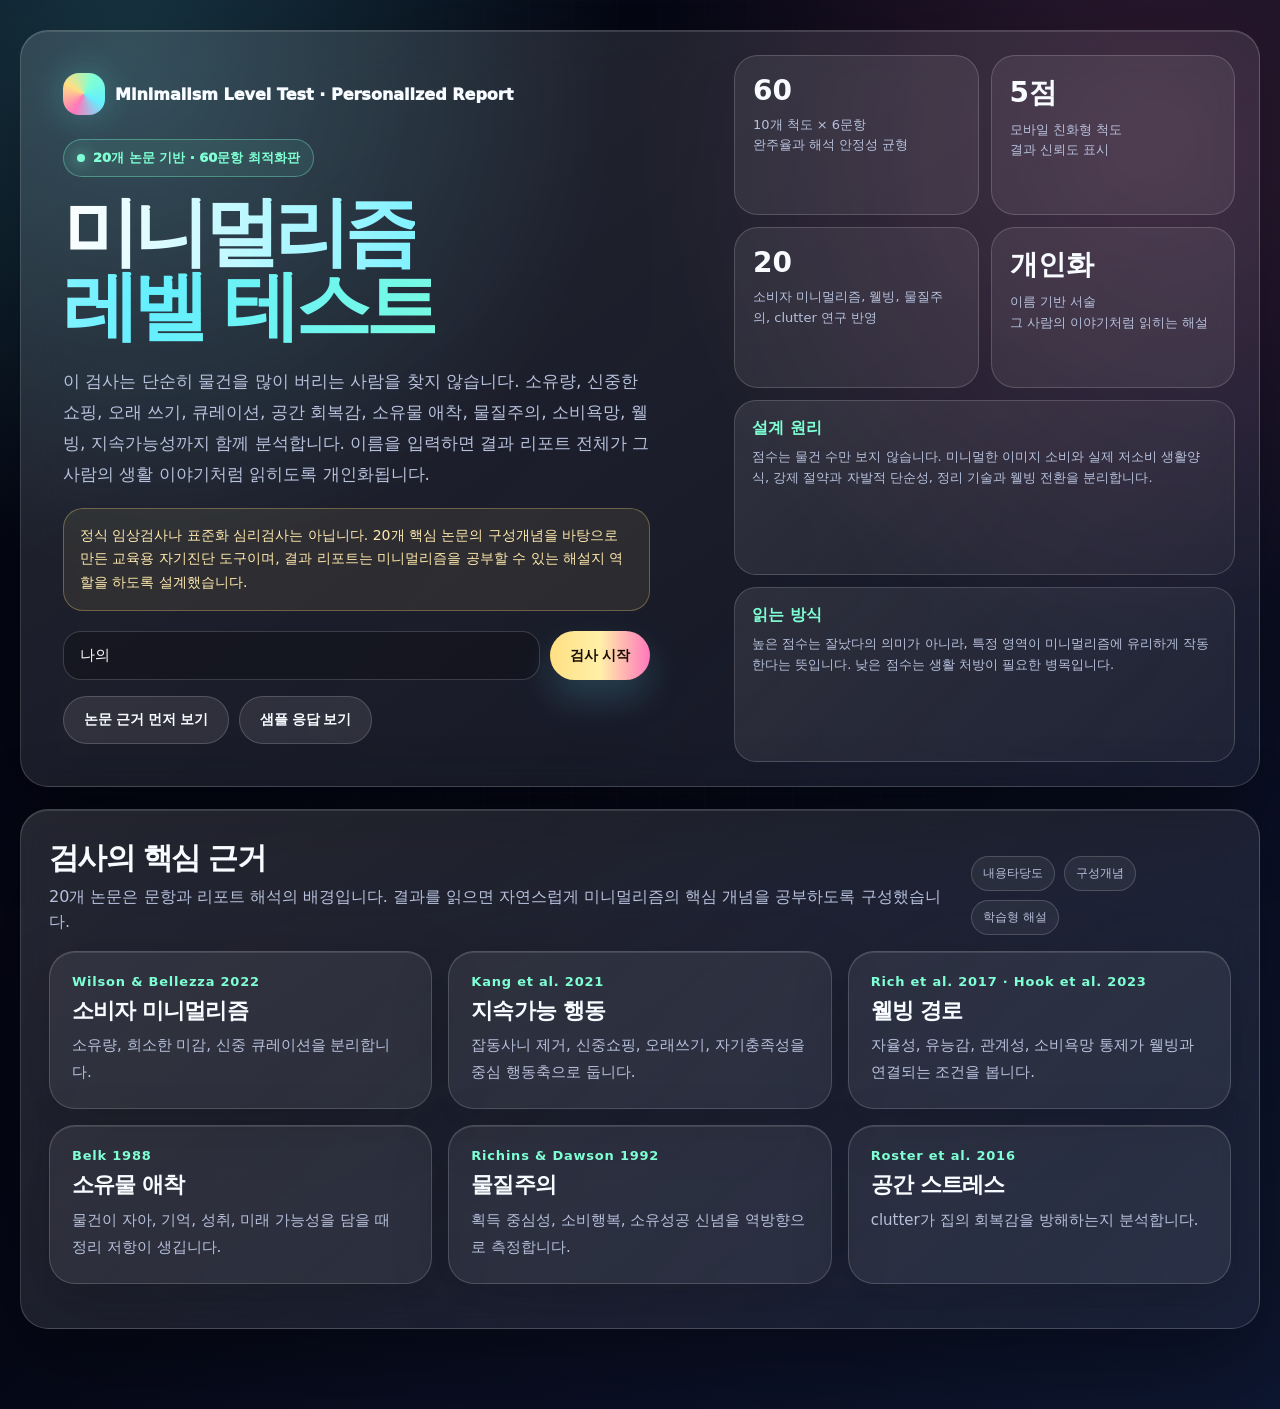
<file: index.html>
<!doctype html>
<html lang="ko">
<head>
<meta charset="utf-8">
<meta name="viewport" content="width=device-width, initial-scale=1">
<title>미니멀리즘 레벨 테스트</title>
<meta name="description" content="20개 논문 기반 미니멀리즘 레벨 테스트">
<style>
:root{--bg:#060817;--bg2:#0e1731;--card:rgba(255,255,255,.08);--card2:rgba(255,255,255,.13);--line:rgba(255,255,255,.17);--text:#f8fbff;--muted:#b7c1dc;--mint:#7fffd4;--cyan:#65efff;--blue:#94a8ff;--pink:#ff77bc;--gold:#ffdf82;--red:#ff8492;--shadow:0 28px 90px rgba(0,0,0,.42);--r:28px}*{box-sizing:border-box}html{scroll-behavior:smooth}body{margin:0;color:var(--text);font-family:Apple SD Gothic Neo,Noto Sans KR,system-ui,sans-serif;background:radial-gradient(circle at 10% 5%,rgba(101,239,255,.22),transparent 28%),radial-gradient(circle at 90% 10%,rgba(255,119,188,.18),transparent 30%),linear-gradient(135deg,#030511,var(--bg),var(--bg2));min-height:100vh}body:before{content:"";position:fixed;inset:0;pointer-events:none;background-image:linear-gradient(rgba(255,255,255,.035) 1px,transparent 1px),linear-gradient(90deg,rgba(255,255,255,.035) 1px,transparent 1px);background-size:44px 44px;mask-image:radial-gradient(circle at center,black,transparent 82%);z-index:-1}.wrap{width:min(1240px,calc(100% - 30px));margin:0 auto;padding:30px 0 80px}.glass{border:1px solid var(--line);background:linear-gradient(145deg,rgba(255,255,255,.13),rgba(255,255,255,.05));border-radius:var(--r);box-shadow:var(--shadow),inset 0 1px 0 rgba(255,255,255,.12);backdrop-filter:blur(22px);overflow:hidden}.hero{display:grid;grid-template-columns:1.1fr .9fr;gap:18px}.heroMain{padding:42px}.heroSide{padding:24px;display:grid;gap:12px}.brand{display:flex;gap:10px;align-items:center;font-weight:1000;margin-bottom:24px}.logo{width:42px;height:42px;border-radius:16px;background:conic-gradient(from 120deg,var(--cyan),var(--pink),var(--gold),var(--mint),var(--cyan));box-shadow:0 0 34px rgba(101,239,255,.28)}.tag{display:inline-flex;gap:8px;align-items:center;padding:9px 13px;border-radius:999px;border:1px solid rgba(127,255,212,.36);background:rgba(127,255,212,.08);color:var(--mint);font-weight:950;font-size:13px;margin-bottom:18px}.dot{width:8px;height:8px;background:var(--mint);border-radius:50%;box-shadow:0 0 16px var(--mint)}h1{font-size:clamp(42px,6.4vw,76px);line-height:.98;letter-spacing:-.075em;margin:0}.grad{background:linear-gradient(95deg,#fff,var(--cyan),var(--mint),var(--gold),var(--pink));background-size:240% 100%;-webkit-background-clip:text;background-clip:text;color:transparent;animation:g 9s linear infinite}@keyframes g{to{background-position:240% 0}}.sub{color:var(--muted);font-size:17px;line-height:1.82;margin:22px 0 0;max-width:850px}.notice{margin-top:18px;padding:15px 16px;border-radius:20px;border:1px solid rgba(255,223,130,.3);background:rgba(255,223,130,.08);color:#ffe9ae;font-size:14px;line-height:1.7}.row{display:grid;grid-template-columns:1fr auto;gap:10px;margin-top:20px}input{width:100%;padding:15px 16px;border-radius:18px;border:1px solid var(--line);background:rgba(0,0,0,.22);color:#fff;outline:none;font-size:15px}.btn{border:0;border-radius:999px;padding:14px 20px;background:linear-gradient(90deg,var(--mint),var(--cyan),var(--blue));color:#031018;font-size:14px;font-weight:1000;cursor:pointer;box-shadow:0 18px 36px rgba(101,239,255,.18);transition:.24s}.btn:hover{transform:translateY(-2px)}.btn.secondary{background:rgba(255,255,255,.09);color:var(--text);border:1px solid var(--line);box-shadow:none}.btn.gold{background:linear-gradient(90deg,var(--gold),#fff0a8,var(--pink));color:#160d03}.actions,.bottomActions{display:flex;gap:10px;flex-wrap:wrap;margin-top:16px}.metrics{display:grid;grid-template-columns:1fr 1fr;gap:12px}.metric{padding:18px;border-radius:24px;border:1px solid var(--line);background:rgba(255,255,255,.07);min-height:126px}.metric strong{display:block;font-size:28px}.metric span{display:block;color:var(--muted);font-size:13px;line-height:1.55;margin-top:8px}.mini{padding:17px;border-radius:22px;border:1px solid var(--line);background:linear-gradient(135deg,rgba(255,255,255,.09),rgba(255,255,255,.04))}.mini b{display:block;color:var(--mint);margin-bottom:7px}.mini span{font-size:13px;line-height:1.62;color:var(--muted)}.progress{position:sticky;top:12px;z-index:20;margin:22px 0;padding:16px 18px;display:grid;grid-template-columns:auto 1fr auto;gap:16px;align-items:center}.bar{height:13px;border-radius:999px;background:rgba(255,255,255,.1);overflow:hidden}.fill{height:100%;width:0;background:linear-gradient(90deg,var(--mint),var(--cyan),var(--blue),var(--pink));transition:.35s}.small{font-size:14px;color:var(--muted);white-space:nowrap}.sectionHead{display:flex;justify-content:space-between;align-items:end;gap:16px;margin:32px 0 16px}.sectionHead h2{margin:0;font-size:30px;letter-spacing:-.055em}.sectionHead p{margin:6px 0 0;color:var(--muted);line-height:1.55}.chipRow{display:flex;gap:9px;flex-wrap:wrap}.chip{padding:8px 11px;border:1px solid var(--line);border-radius:999px;background:rgba(255,255,255,.06);color:var(--muted);font-size:12px}.hide{display:none!important}.test{display:grid;gap:16px}.q{padding:22px;border-radius:26px;border:1px solid var(--line);background:rgba(255,255,255,.067);box-shadow:0 14px 55px rgba(0,0,0,.2),inset 0 1px 0 rgba(255,255,255,.12)}.q.answered{background:linear-gradient(145deg,rgba(127,255,212,.11),rgba(255,255,255,.055));border-color:rgba(127,255,212,.38)}.qtop{display:flex;justify-content:space-between;gap:10px;margin-bottom:12px}.qnum{font-size:13px;color:var(--mint);font-weight:1000}.qaxis{font-size:12px;color:var(--muted);border:1px solid var(--line);border-radius:999px;padding:6px 10px;background:rgba(0,0,0,.12)}.qtext{font-size:18px;line-height:1.62;margin:0 0 16px}.opts{display:grid;grid-template-columns:repeat(5,1fr);gap:10px}.opt{border:1px solid rgba(255,255,255,.14);background:rgba(255,255,255,.058);color:var(--text);border-radius:18px;padding:13px 8px;min-height:64px;font-size:13px;line-height:1.36;cursor:pointer}.opt.sel{border-color:rgba(127,255,212,.82);background:linear-gradient(145deg,rgba(127,255,212,.25),rgba(148,168,255,.16));box-shadow:0 12px 30px rgba(127,255,212,.13)}.warn{display:none;text-align:center;color:var(--gold);margin-top:10px}.report{display:none;margin-top:28px}.nav{position:sticky;top:12px;z-index:30;margin:18px 0;padding:12px;border-radius:24px;border:1px solid var(--line);background:rgba(4,8,18,.82);backdrop-filter:blur(18px);display:flex;gap:8px;flex-wrap:wrap;box-shadow:0 18px 58px rgba(0,0,0,.26)}.nav button{border:1px solid var(--line);background:rgba(255,255,255,.075);color:#e8efff;padding:10px 12px;border-radius:999px;font-weight:900;font-size:12px;cursor:pointer}.reportHero{padding:34px;display:grid;grid-template-columns:.86fr 1.14fr;gap:24px;align-items:center}.badge{border-radius:34px;padding:30px;text-align:center;background:linear-gradient(145deg,rgba(127,255,212,.2),rgba(148,168,255,.16),rgba(255,119,188,.12));border:1px solid rgba(255,255,255,.3);min-height:340px;display:grid;place-items:center}.code{font-size:clamp(52px,8vw,88px);line-height:1;font-weight:1000;letter-spacing:-.085em;color:var(--mint);text-shadow:0 0 38px rgba(127,255,212,.35)}.level{font-size:26px;font-weight:1000;margin-top:14px}.type{color:#e8efff;font-size:16px;margin-top:10px;line-height:1.62}.copy h2{font-size:clamp(32px,4.4vw,54px);line-height:1.08;margin:0 0 14px}.copy p{font-size:17px;line-height:1.82;color:var(--muted);margin:0}.stamp{display:inline-flex;border:1px solid rgba(255,223,130,.36);background:rgba(255,223,130,.1);color:var(--gold);border-radius:999px;padding:8px 12px;font-size:12px;font-weight:950;margin-bottom:14px}.grid2{display:grid;grid-template-columns:repeat(2,1fr);gap:16px;margin:16px 0}.grid3{display:grid;grid-template-columns:repeat(3,1fr);gap:16px;margin:16px 0}.card,.resultCard,.visualCard,.evidenceFrame{padding:22px;border-radius:26px;background:rgba(255,255,255,.068);border:1px solid var(--line);box-shadow:0 16px 58px rgba(0,0,0,.18),inset 0 1px 0 rgba(255,255,255,.11);overflow:hidden}.card h3,.visualCard h3{font-size:21px;margin:0 0 13px}.card p,.card li,.visualCard p,.evidenceFrame p,.resultCard span{font-size:15px;line-height:1.8;color:var(--muted)}.card ul{margin:0;padding-left:18px}.wide{grid-column:1/-1}.resultCard b,.evidenceFrame b{display:block;font-size:13px;color:var(--mint);letter-spacing:.06em;margin-bottom:8px}.resultCard strong,.evidenceFrame strong{display:block;font-size:22px;line-height:1.25;margin-bottom:8px;letter-spacing:-.04em}.scorePair{margin:12px 0 16px}.scoreTop{display:flex;justify-content:space-between;gap:10px;margin-bottom:8px;font-size:13px;color:var(--muted)}.meter{height:11px;border-radius:999px;background:rgba(255,255,255,.1);overflow:hidden}.meterFill{height:100%;border-radius:999px;background:linear-gradient(90deg,var(--mint),var(--cyan),var(--blue))}.meterFill.alt{background:linear-gradient(90deg,var(--gold),var(--pink),var(--violet))}.visualSvg{width:100%;height:auto;display:block}.ref{padding:13px;border-radius:18px;border:1px solid var(--line);background:rgba(255,255,255,.045);font-size:13px;color:var(--muted);line-height:1.62;margin-bottom:10px}.paragraph{padding:18px;border-radius:22px;background:rgba(0,0,0,.14);border:1px solid var(--line);margin:12px 0;color:var(--muted);line-height:1.9}@media(max-width:980px){.hero,.reportHero,.grid2,.grid3,.metrics{grid-template-columns:1fr}.opts{grid-template-columns:1fr}.progress{grid-template-columns:1fr}.heroMain,.reportHero{padding:24px}.wrap{width:min(100% - 20px,1240px);padding-top:14px}.q{padding:18px}.qtext{font-size:16px}.opt{font-size:14px}.row{grid-template-columns:1fr}}@media print{body{background:#fff!important;color:#111}.hero,.progress,.test,.actions,.nav,.bottomActions{display:none!important}.report{display:block!important}.glass,.card,.resultCard,.visualCard,.evidenceFrame,.ref,.paragraph{box-shadow:none!important;background:#fff!important;border:1px solid #ddd!important;color:#111}.card p,.card li,.copy p,.resultCard span,.visualCard p,.evidenceFrame p,.ref,.paragraph{color:#333!important}.code{color:#111;text-shadow:none}.wrap{width:100%;padding:0 12mm}}
</style>
</head>
<body>
<div class="wrap">
<section class="hero glass" id="hero"><div class="heroMain"><div class="brand"><div class="logo"></div><div>Minimalism Level Test · Personalized Report</div></div><div class="tag"><span class="dot"></span>20개 논문 기반 · 60문항 최적화판</div><h1><span class="grad">미니멀리즘<br>레벨 테스트</span></h1><p class="sub">이 검사는 단순히 물건을 많이 버리는 사람을 찾지 않습니다. 소유량, 신중한 쇼핑, 오래 쓰기, 큐레이션, 공간 회복감, 소유물 애착, 물질주의, 소비욕망, 웰빙, 지속가능성까지 함께 분석합니다. 이름을 입력하면 결과 리포트 전체가 그 사람의 생활 이야기처럼 읽히도록 개인화됩니다.</p><div class="notice">정식 임상검사나 표준화 심리검사는 아닙니다. 20개 핵심 논문의 구성개념을 바탕으로 만든 교육용 자기진단 도구이며, 결과 리포트는 미니멀리즘을 공부할 수 있는 해설지 역할을 하도록 설계했습니다.</div><div class="row"><input id="nameInput" placeholder="이름 또는 별명 입력" value="나의"><button class="btn gold" onclick="startTest()">검사 시작</button></div><div class="actions"><button class="btn secondary" onclick="scrollToSection('evidenceIntro')">논문 근거 먼저 보기</button><button class="btn secondary" onclick="fillDemo()">샘플 응답 보기</button></div></div><div class="heroSide"><div class="metrics"><div class="metric"><strong>60</strong><span>10개 척도 × 6문항<br>완주율과 해석 안정성 균형</span></div><div class="metric"><strong>5점</strong><span>모바일 친화형 척도<br>결과 신뢰도 표시</span></div><div class="metric"><strong>20</strong><span>소비자 미니멀리즘, 웰빙, 물질주의, clutter 연구 반영</span></div><div class="metric"><strong>개인화</strong><span>이름 기반 서술<br>그 사람의 이야기처럼 읽히는 해설</span></div></div><div class="mini"><b>설계 원리</b><span>점수는 물건 수만 보지 않습니다. 미니멀한 이미지 소비와 실제 저소비 생활양식, 강제 절약과 자발적 단순성, 정리 기술과 웰빙 전환을 분리합니다.</span></div><div class="mini"><b>읽는 방식</b><span>높은 점수는 잘났다의 의미가 아니라, 특정 영역이 미니멀리즘에 유리하게 작동한다는 뜻입니다. 낮은 점수는 생활 처방이 필요한 병목입니다.</span></div></div></section>
<div class="progress glass hide" id="progressBox"><div class="small" id="countText">0/60</div><div class="bar"><div class="fill" id="fill"></div></div><div class="small" id="remainText">남은 문항 60개</div></div>
<section id="testArea" class="hide"><div class="sectionHead"><div><h2>검사 문항</h2><p>현재 생활을 기준으로 응답하세요. 이상적인 모습이 아니라 실제 반복되는 행동과 느낌을 선택하는 것이 좋습니다.</p></div><div class="chipRow"><span class="chip">자가진단</span><span class="chip">5점 척도</span><span class="chip">저장 가능</span></div></div><div id="questions" class="test"></div><div class="warn" id="warn">아직 응답하지 않은 문항이 있습니다.</div><div class="bottomActions"><button class="btn" onclick="analyze()">결과 분석하기</button><button class="btn secondary" onclick="saveAnswers()">응답 저장</button><button class="btn secondary" onclick="loadAnswers()">저장 응답 불러오기</button><button class="btn secondary" onclick="resetAnswers()">응답 초기화</button></div></section>
<section id="evidenceIntro" class="glass" style="padding:28px;margin-top:22px"><div class="sectionHead" style="margin-top:0"><div><h2>검사의 핵심 근거</h2><p>20개 논문은 문항과 리포트 해석의 배경입니다. 결과를 읽으면 자연스럽게 미니멀리즘의 핵심 개념을 공부하도록 구성했습니다.</p></div><div class="chipRow"><span class="chip">내용타당도</span><span class="chip">구성개념</span><span class="chip">학습형 해설</span></div></div><div class="grid3" id="evidencePreview"></div></section>
<section id="report" class="report"><div class="nav"><button onclick="scrollToSection('summary')">요약</button><button onclick="scrollToSection('story')">개인 서사</button><button onclick="scrollToSection('axisReport')">10축 점수</button><button onclick="scrollToSection('deep')">정밀 해석</button><button onclick="scrollToSection('learningGuide')">학습 해설</button><button onclick="scrollToSection('references')">근거 문헌</button></div><div class="reportHero glass" id="summary"><div class="badge"><div><div class="code" id="scoreText">0</div><div class="level" id="levelName">레벨 분석</div><div class="type" id="typeName">유형 분석 중</div></div></div><div class="copy"><div class="stamp">PERSONALIZED RESEARCH REPORT</div><h2 id="reportTitle">미니멀리즘 결과 리포트</h2><p id="summaryText"></p><div class="grid3" id="summaryCards"></div></div></div><div class="card wide" id="story"><h3>이름 기반 생활 서사 해석</h3><div id="storyText"></div></div><div class="grid2" id="axisReport"><div class="visualCard"><h3>10개 척도 프로필</h3><div id="radar"></div><p>점수는 각 척도의 긍정 방향을 100점 기준으로 환산한 값입니다. 높을수록 해당 영역이 미니멀리즘에 유리하게 작동합니다.</p></div><div class="visualCard"><h3>위험 신호 프로필</h3><div id="riskBars"></div><p>위험 신호는 나쁜 성격이 아니라, 미니멀리즘을 방해할 수 있는 조건입니다. 스타일 소비, 소유물 애착, 사회비교, 물질주의 압력 등을 따로 표시합니다.</p></div></div><div class="card wide"><h3>축별 상세 점수</h3><div id="axisBars"></div></div><div class="grid3" id="deep"></div><div class="card wide" id="learningGuide"><h3>이 검사를 통해 배우는 미니멀리즘 핵심 구조</h3><p id="learningText"></p><div class="grid2" id="scaleLessons"></div></div><div class="grid2"><div class="card"><h3>7일 실천 처방</h3><ul id="planList"></ul></div><div class="card"><h3>해석 안정도와 주의점</h3><div id="validityBox"></div></div></div><div class="card wide"><h3>논문 근거형 해설 카드</h3><div class="grid2" id="evidenceCards"></div></div><div class="card wide" id="references"><h3>근거 문헌 20</h3><div class="refs" id="refs"></div></div><div class="bottomActions"><button class="btn" onclick="window.print()">리포트 인쇄 또는 PDF 저장</button><button class="btn secondary" onclick="saveResultJson()">결과 JSON 저장</button><button class="btn secondary" onclick="copySummary()">핵심 요약 복사</button><button class="btn secondary" onclick="shareLink()">결과 링크 복사</button><button class="btn secondary" onclick="restart()">다시 검사하기</button></div></section>
</div>
<script>
const AXES={OWN:{name:'소유량 절제',short:'적은 소유와 유입 통제',paper:'Wilson & Bellezza 2022 · Blackburn et al. 2025',desc:'물건 수 자체를 의식하고, 중복 소유와 불필요한 유입을 줄이는 능력입니다.'},SHOP:{name:'신중한 쇼핑',short:'구매 전 멈춤',paper:'Iwata 1997/2006 · Kang et al. 2021',desc:'필요, 사용 빈도, 보관 부담, 대체 가능성을 확인한 뒤 구매하는 정도입니다.'},LONG:{name:'오래 쓰기·자기충족',short:'수리·관리·대체',paper:'Leonard-Barton 1981 · Rich et al. 2020',desc:'불편을 곧바로 소비로 해결하지 않고, 가진 것을 오래 쓰고 직접 관리하는 능력입니다.'},CUR:{name:'큐레이션 적합성',short:'내 삶에 맞는 물건 선별',paper:'Wilson & Bellezza 2022',desc:'물건 하나하나가 내 삶의 방향, 기능, 의미, 관리 가능성과 맞는지 선별하는 정도입니다.'},SPACE:{name:'공간 회복감',short:'집이 회복 공간인가',paper:'Roster et al. 2016 · Lloyd & Pennington 2020',desc:'공간이 잡동사니에 점령되지 않고, 휴식과 집중을 회복시키는 정도입니다.'},DETACH:{name:'소유물 분리력',short:'물건과 자아를 분리',paper:'Belk 1988',desc:'추억, 성취, 미래 가능성, 사회적 이미지를 물건 자체와 분리해 재해석하는 능력입니다.'},NONMAT:{name:'물질주의 저항성',short:'소비행복·소유성공 신념 약화',paper:'Richins & Dawson 1992',desc:'소유와 브랜드를 행복과 성공의 핵심 증거로 보지 않는 정도입니다.'},DESIRE:{name:'욕망·비교 통제',short:'소비욕망과 사회비교 조절',paper:'Boujbel & d’Astous 2012 · Chen et al. 2024',desc:'사고 싶은 마음, SNS 비교, 지위소비 압력을 관찰하고 조절하는 능력입니다.'},WELL:{name:'비물질적 만족',short:'시간·회복·관계·의미',paper:'Rich, Hanna & Wright 2017 · Hook et al. 2023',desc:'소비보다 시간, 회복, 관계, 배움, 창작, 자율성에서 만족을 얻는 정도입니다.'},SUST:{name:'지속가능성',short:'환경효과형 미니멀리즘',paper:'Kang et al. 2021 · Blackburn et al. 2025',desc:'구매, 사용, 폐기, 자원, 환경발자국까지 고려하는 미니멀리즘입니다.'}};
const Q=[['OWN','나는 물건을 많이 갖는 것보다 필요한 것만 갖는 삶을 선호한다.'],['OWN','나는 같은 기능의 물건을 여러 개 가지고 있으면 불편하다.'],['OWN','나는 새 물건을 들일 때 기존 물건을 줄일지 함께 생각한다.'],['OWN','나는 수납공간을 늘리기보다 소유물 자체를 줄이는 편이 낫다고 본다.'],['OWN','나는 물건이 많을수록 삶이 풍요롭다고 느낀다.',1,'materialism'],['OWN','나는 물건 수 자체를 의식적으로 관리하는 편이다.'],['SHOP','나는 물건을 사기 전 실제 필요성과 사용 빈도를 먼저 따진다.'],['SHOP','나는 구매 전 이미 가진 물건으로 대체할 수 있는지 확인한다.'],['SHOP','나는 할인이나 한정판매 문구에 쉽게 흔들린다.',1,'desire'],['SHOP','나는 장바구니에 넣은 뒤 시간을 두고 다시 판단하는 편이다.'],['SHOP','나는 물건을 살 때 보관, 관리, 폐기 부담까지 생각한다.'],['SHOP','나는 마음에 들면 필요성을 깊이 따지기 전에 일단 사두는 편이다.',1,'impulse'],['LONG','나는 물건이 아직 쓸 만하면 새 제품으로 바꾸지 않는다.'],['LONG','나는 고장 난 물건을 바로 버리기보다 수리 가능성을 먼저 본다.'],['LONG','나는 작은 불편은 구매보다 조정, 수리, 재배치로 먼저 해결하려 한다.'],['LONG','나는 더 좋은 모델이 나오면 기존 제품이 멀쩡해도 바꾸고 싶다.',1,'replacement'],['LONG','나는 물건을 오래 쓰기 위해 관리하는 편이다.'],['LONG','나는 직접 고치고 관리할 수 있는 물건을 선호한다.'],['CUR','나는 물건을 살 때 내 삶에 정말 맞는지 신중하게 판단한다.'],['CUR','나는 물건의 수보다 물건 하나하나의 적합성을 더 중요하게 본다.'],['CUR','나는 내 공간에 남은 물건들이 내 삶의 방향과 맞기를 원한다.'],['CUR','나는 예쁘다는 이유만으로 물건을 사거나 보관하는 편이다.',1,'style'],['CUR','나는 구매 전 이 물건이 내 생활을 단순하게 할지 복잡하게 할지 생각한다.'],['CUR','나는 물건을 선별하기보다 마음에 들면 일단 들이는 편이다.',1,'impulse'],['SPACE','나는 집에 들어오면 마음이 안정된다.'],['SPACE','나는 집에서 진짜 쉬고 있다는 느낌을 받는다.'],['SPACE','나는 눈에 보이는 물건이 많으면 쉽게 피곤해진다.',1,'clutter'],['SPACE','나는 물건 때문에 책상, 식탁, 바닥, 침대의 원래 기능을 못 쓸 때가 있다.',1,'clutter'],['SPACE','나는 비운 공간에서 심리적 여백을 느낀다.'],['SPACE','나는 내 집이 물건 보관소처럼 느껴질 때가 있다.',1,'clutter'],['DETACH','나는 추억과 물건을 어느 정도 분리해서 생각할 수 있다.'],['DETACH','나는 사진이나 기록으로 기억을 남기고 물건은 정리할 수 있다.'],['DETACH','나는 비싸게 산 물건이라도 현재 삶에 맞지 않으면 정리할 수 있다.'],['DETACH','나는 언젠가의 나를 위해 지금의 공간을 많이 내어주는 편이다.',1,'attachment'],['DETACH','나는 물건을 버리면 그 기억까지 사라질 것 같은 느낌이 든다.',1,'attachment'],['DETACH','나는 선물의 마음과 물건 자체를 구분할 수 있다.'],['NONMAT','나는 물건보다 시간과 에너지가 더 중요한 자원이라고 생각한다.'],['NONMAT','나는 좋은 집, 차, 브랜드가 성공의 핵심 표시라고 느낀다.',1,'status'],['NONMAT','나는 물건을 사지 않아도 충분히 만족스러운 하루를 만들 수 있다.'],['NONMAT','나는 더 좋은 물건을 살 수 있다면 지금보다 훨씬 행복해질 것 같다.',1,'materialism'],['NONMAT','나는 검소한 소비가 성공과 모순되지 않는다고 생각한다.'],['NONMAT','나는 브랜드보다 실제 사용성과 내 생활 적합성을 더 중요하게 본다.'],['DESIRE','나는 사고 싶은 마음이 생겨도 바로 구매하지 않고 시간을 둔다.'],['DESIRE','나는 원하는 것과 필요한 것을 구분하려고 한다.'],['DESIRE','나는 SNS나 주변 사람의 소비를 보면 소비욕구가 커진다.',1,'comparison'],['DESIRE','나는 남들이 많이 사도 내게 필요 없으면 사지 않는다.'],['DESIRE','나는 소비욕망이 생겼을 때 그 이유를 생각해본다.'],['DESIRE','나는 소비 수준이 그 사람의 경제적 능력을 보여준다고 생각한다.',1,'status'],['WELL','나는 물건보다 시간, 회복, 관계, 배움, 창작에서 더 큰 만족을 느낀다.'],['WELL','나는 소비를 줄이면 내 삶의 주도권이 커진다고 느낀다.'],['WELL','나는 단순한 생활이 정서적 가벼움과 회복감에 도움이 된다고 느낀다.'],['WELL','나는 원하는 물건을 충분히 못 사면 삶 전체가 불만족스럽다.',1,'desire'],['WELL','나는 물건을 줄이는 과정에서 내가 중요하게 여기는 것이 더 선명해진다.'],['WELL','나는 적게 소유해도 충분히 만족스러운 삶을 만들 수 있다고 느낀다.'],['SUST','나는 물건을 덜 사고 오래 쓰는 것이 지속가능한 생활의 일부라고 본다.'],['SUST','나는 제품의 생산, 사용, 폐기 과정을 어느 정도 생각한다.'],['SUST','나는 버리는 양과 포장재를 줄이려는 편이다.'],['SUST','나는 미니멀한 이미지보다 실제 소비량과 폐기물이 줄어드는지가 더 중요하다고 본다.'],['SUST','나는 새 제품 구매보다 중고, 수리, 재사용, 공유를 긍정적으로 본다.'],['SUST','나는 환경효과보다 깔끔한 미니멀 이미지가 더 중요하다고 느낀다.',1,'style']].map((x,i)=>({id:i+1,axis:x[0],text:x[1],reverse:!!x[2],risk:x[3]?[x[3]]:[]}));
const PAPERS=['Leonard-Barton 1981 · Voluntary simplicity lifestyles and energy conservation','Iwata 1997 · Attitudinal and behavioral correlates of voluntary simplicity lifestyles','Iwata 2006 · Consumerism and lifestyle as correlates of voluntary simplicity','Etzioni 1998 · Voluntary Simplicity','Huneke 2005 · The face of the un-consumer','Iyer & Muncy 2009 · Purpose and object of anti-consumption','Rich, Wright & Bennett 2020 · Voluntary Simplicity Engagement Scale','Osikominu & Bocken 2020 · A voluntary simplicity lifestyle','Boujbel & d’Astous 2012 · Voluntary simplicity and life satisfaction','Rich, Hanna & Wright 2017 · Simply satisfied','Lloyd & Pennington 2020 · Towards a theory of minimalism and wellbeing','Hook et al. 2023 · Minimalism, voluntary simplicity, and well-being','Kang, Martinez & Johnson 2021 · Minimalism as a sustainable lifestyle','Wilson & Bellezza 2022 · Consumer Minimalism','Pangarkar, Shukla & Taylor 2021 · Minimalism in consumption','Chen, Kou & Lv 2024 · Stand out or fit in','Blackburn, Leviston & Walker 2025 · Environmental impact and wellbeing benefits of minimalism','Belk 1988 · Possessions and the Extended Self','Richins & Dawson 1992 · Material Values Scale','Roster, Ferrari & Jurkat 2016 · The dark side of home'];
const OPT=[[1,'전혀 아니다'],[2,'아니다'],[3,'보통이다'],[4,'그렇다'],[5,'매우 그렇다']];
let ans=JSON.parse(localStorage.getItem('minimalism_answers_v3')||'{}'),last=null;const $=id=>document.getElementById(id);function esc(s){return String(s??'').replace(/[&<>"']/g,m=>({'&':'&amp;','<':'&lt;','>':'&gt;','"':'&quot;',"'":'&#39;'}[m]))}function nm(){let v=($('nameInput').value||'나').trim();return v||'나'}function scrollToSection(id){let el=$(id);if(el)el.scrollIntoView({behavior:'smooth',block:'start'})}function startTest(){$('testArea').classList.remove('hide');$('progressBox').classList.remove('hide');renderQuestions();updateProgress();setTimeout(()=>scrollToSection('testArea'),80)}function renderQuestions(){$('questions').innerHTML=Q.map(q=>{let sel=ans[q.id];return `<div class="q ${sel?'answered':''}" id="q${q.id}"><div class="qtop"><div class="qnum">Q${String(q.id).padStart(2,'0')}</div><div class="qaxis">${esc(AXES[q.axis].name)}</div></div><p class="qtext">${esc(q.text)}</p><div class="opts">${OPT.map(o=>`<button class="opt ${sel===o[0]?'sel':''}" onclick="selectAnswer(${q.id},${o[0]})">${o[1]}</button>`).join('')}</div></div>`}).join('')}function selectAnswer(id,val){ans[id]=val;localStorage.setItem('minimalism_answers_v3',JSON.stringify(ans));renderQuestions();updateProgress()}function updateProgress(){let n=Object.keys(ans).length;$('countText').textContent=`${n}/${Q.length}`;$('remainText').textContent=`남은 문항 ${Q.length-n}개`;$('fill').style.width=`${n/Q.length*100}%`}function saveAnswers(){localStorage.setItem('minimalism_answers_v3',JSON.stringify(ans));alert('응답을 저장했습니다.')}function loadAnswers(){ans=JSON.parse(localStorage.getItem('minimalism_answers_v3')||'{}');renderQuestions();updateProgress();alert('저장 응답을 불러왔습니다.')}function resetAnswers(){if(!confirm('응답을 모두 초기화할까요?'))return;ans={};localStorage.removeItem('minimalism_answers_v3');renderQuestions();updateProgress()}function analyze(){let m=Q.filter(q=>!ans[q.id]).map(q=>q.id);if(m.length){$('warn').style.display='block';$('warn').textContent=`아직 ${m.length}개 문항이 남았습니다. 첫 미응답 문항은 ${m[0]}번입니다.`;$('q'+m[0]).scrollIntoView({behavior:'smooth',block:'center'});return}$('warn').style.display='none';last=compute();renderReport(last);$('report').style.display='block';scrollToSection('summary')}function pct(x){return Math.round(Math.max(0,Math.min(100,x)))}function compute(){let sums={},cnt={};Object.keys(AXES).forEach(a=>{sums[a]=0;cnt[a]=0});let risk={style:0,materialism:0,comparison:0,attachment:0,clutter:0,impulse:0,desire:0,status:0,replacement:0},rc={};Object.keys(risk).forEach(k=>rc[k]=0);Q.forEach(q=>{let raw=ans[q.id],sc=q.reverse?6-raw:raw;sums[q.axis]+=sc;cnt[q.axis]++;(q.risk||[]).forEach(k=>{risk[k]+=raw;rc[k]++})});let axis={};Object.keys(AXES).forEach(a=>axis[a]=pct(((sums[a]/cnt[a])-1)/4*100));let overall=pct(Object.values(axis).reduce((a,b)=>a+b,0)/Object.keys(axis).length),rp={};Object.keys(risk).forEach(k=>rp[k]=rc[k]?pct(((risk[k]/rc[k])-1)/4*100):0);let vals=Q.map(q=>ans[q.id]),mean=vals.reduce((a,b)=>a+b,0)/vals.length,sd=Math.sqrt(vals.reduce((a,b)=>a+Math.pow(b-mean,2),0)/vals.length),conf=92;if(sd<.45)conf-=22;if(mean>4.55||mean<1.45)conf-=14;if(Object.values(axis).filter(v=>v>=90).length>=8||Object.values(axis).filter(v=>v<=20).length>=8)conf-=12;conf=Math.max(52,Math.min(96,Math.round(conf)));let strengths=Object.entries(axis).sort((a,b)=>b[1]-a[1]).slice(0,3),lows=Object.entries(axis).sort((a,b)=>a[1]-b[1]).slice(0,3);return{axis,risk:rp,overall,level:getLevel(overall),type:getType(axis,rp,overall),confidence:conf,mean:Math.round(mean*10)/10,sd:Math.round(sd*100)/100,strengths,lows}}function getLevel(s){if(s>=85)return{name:'레벨 5 · 가치 통합 미니멀형',text:'단순한 삶이 소비, 공간, 시간, 가치, 웰빙, 지속가능성까지 연결된 상태입니다.'};if(s>=70)return{name:'레벨 4 · 생활 단순화 실천형',text:'구매와 소유를 실제로 조절하며, 단순한 생활방식이 일상 루틴으로 들어온 단계입니다.'};if(s>=55)return{name:'레벨 3 · 신중 소비 전환형',text:'미니멀리즘 필요성을 인식하고 일부 행동으로 옮기지만, 특정 조건에서는 흔들릴 수 있습니다.'};if(s>=40)return{name:'레벨 2 · 단순성 관심형',text:'정리와 단순한 삶에는 끌리지만 구매, 애착, 비교, 물질주의 압력이 아직 강할 수 있습니다.'};return{name:'레벨 1 · 소비·소유 자동반응형',text:'소비와 소유가 자동화되어 있을 가능성이 높습니다. 버리기보다 구매경로와 욕망 관찰부터 시작하는 것이 좋습니다.'}}function getType(a,r,o){if(o>=85&&a.SUST>=75&&a.WELL>=75)return{name:'고차 통합형 미니멀리스트',short:'소비 과정과 삶의 가치가 함께 단순화되는 유형'};if(r.style>=68&&a.OWN<62&&a.SHOP<68)return{name:'미니멀 스타일 소비형',short:'미니멀한 이미지는 좋아하지만 실제 소비량 절제는 별도 과제'};if(a.SUST>=78&&a.LONG>=72&&a.SHOP>=72)return{name:'지속가능 실천형',short:'덜 사고 오래 쓰고 폐기까지 고려하는 환경효과형'};if(a.SPACE>=78&&a.WELL>=72)return{name:'정신적 여백형',short:'공간의 여백이 마음의 여백과 회복감으로 이어지는 유형'};if(a.CUR>=78&&a.OWN>=65)return{name:'큐레이션형 미니멀리스트',short:'물건 수보다 삶과의 적합성을 정교하게 선별하는 유형'};if(a.DETACH<45)return{name:'소유물 애착 저항형',short:'추억, 성취, 미래자아가 물건 정리를 어렵게 만드는 유형'};if(a.NONMAT<45)return{name:'물질주의 갈등형',short:'단순한 삶에 끌리지만 소비행복·소유성공 신념이 남아 있는 유형'};if(a.DESIRE<45)return{name:'비교·욕망 취약형',short:'SNS, 지위동기, 구매욕구가 미니멀리즘을 흔드는 유형'};return{name:'균형 전환형',short:'미니멀리즘으로 이동 중이며 강점과 방해요인이 섞인 유형'}}function card(c){return `<div class="resultCard"><b>${esc(c[0])}</b><strong>${esc(c[1])}</strong><span>${esc(c[2])}</span></div>`}function renderReport(r){let name=nm();$('scoreText').textContent=r.overall;$('levelName').textContent=r.level.name;$('typeName').textContent=r.type.name;$('reportTitle').textContent=`${name}님의 미니멀리즘 리포트`;$('summaryText').textContent=`${name}님의 결과는 ${r.type.name}입니다. ${r.type.short}. ${r.level.text} 이 리포트는 ${name}님이 물건을 얼마나 줄였는가보다, 무엇 때문에 사고, 무엇 때문에 보관하고, 어디에서 만족을 얻는지를 중심으로 해석합니다.`;$('summaryCards').innerHTML=[['종합 점수',`${r.overall}점`,`${name}님의 10개 척도 평균입니다. 점수는 미니멀리즘에 유리한 방향으로 환산했습니다.`],['대표 유형',r.type.name,`${name}님의 응답 패턴에서 가장 두드러진 생활 서사입니다.`],['해석 안정도',`${r.confidence}%`,r.confidence>=85?`${name}님의 응답은 비교적 일관적입니다.`:r.confidence>=70?`${name}님의 응답은 대체로 해석 가능하지만 일부 축은 조심해서 읽는 것이 좋습니다.`:`${name}님의 응답은 다소 극단적이거나 균일할 수 있어 결과를 가설로 읽는 것이 좋습니다.`]].map(card).join('');story(r,name);radar(r.axis);axisBars(r.axis,name);riskBars(r.risk);interpret(r,name);learning(r,name);plan(r,name);validity(r,name);evidence();refs();$('hero').style.display='none';$('testArea').classList.add('hide');$('progressBox').classList.add('hide')}function story(r,name){let top=r.strengths.map(([k,v])=>AXES[k].name).join(', '),low=r.lows.map(([k,v])=>AXES[k].name).join(', '),t=r.strengths[0][0],l=r.lows[0][0];let text=[];text.push(`${name}님의 미니멀리즘은 단순히 깔끔한 방을 좋아하는 정도로만 설명되지 않습니다. 이번 결과에서 ${name}님은 ${top}에서 강점이 나타났고, ${low}에서는 상대적으로 에너지가 더 필요합니다. 즉 ${name}님의 미니멀리즘은 이미 작동하는 부분과 아직 생활 속 저항으로 남아 있는 부분이 함께 보입니다.`);text.push(`${name}님에게 가장 강한 축은 ${AXES[t].name}입니다. 이 축은 ${AXES[t].desc} ${AXES[t].paper}의 관점에서 보면, ${name}님이 단순함을 어떤 생활 기능으로 쓰는지를 보여줍니다. 이 점수가 높다는 것은 ${name}님이 무조건 덜 갖는 사람이어서가 아니라, 특정 방식으로 삶의 복잡도를 줄일 수 있는 능력이 있다는 뜻입니다.`);text.push(`반대로 가장 낮게 나온 축은 ${AXES[l].name}입니다. 이 부분은 ${name}님이 미니멀리즘을 실천하려 할 때 가장 먼저 막히는 지점일 수 있습니다. 낮은 점수는 실패가 아니라 설계 지점입니다. ${name}님이 여기서 필요한 것은 더 강한 의지가 아니라, 그 축을 어렵게 만드는 조건을 정확히 분리하는 일입니다.`);text.push(`${name}님의 결과를 한 문장으로 요약하면 “${r.type.short}”입니다. 따라서 ${name}님에게 좋은 미니멀리즘은 무작정 버리기가 아니라, 물건과 소비가 ${name}님의 시간, 집중, 회복, 관계, 가치에 어떤 영향을 주는지 다시 배치하는 방식입니다.`);$('storyText').innerHTML=text.map(x=>`<div class="paragraph">${esc(x)}</div>`).join('')}function axisBars(axis,name){$('axisBars').innerHTML=Object.entries(axis).map(([k,v])=>`<div class="scorePair"><div class="scoreTop"><b>${esc(AXES[k].name)}</b><span>${v}점 · ${esc(AXES[k].short)}</span></div><div class="meter"><div class="meterFill" style="width:${v}%"></div></div><p style="margin:7px 0 0;color:var(--muted);font-size:13px;line-height:1.6">${esc(name)}님에게 이 축은 ${esc(AXES[k].desc)} 근거: ${esc(AXES[k].paper)}</p></div>`).join('')}function riskBars(risk){let labels={style:'미감형 소비 위험',materialism:'물질주의 압력',comparison:'사회비교 취약성',attachment:'소유물 애착 저항',clutter:'공간 압박',impulse:'충동구매',desire:'소비욕망 압력',status:'지위소비 신호',replacement:'교체 욕구'};$('riskBars').innerHTML=Object.entries(risk).filter(([k,v])=>v>0).map(([k,v])=>`<div class="scorePair"><div class="scoreTop"><b>${labels[k]}</b><span>${v}점</span></div><div class="meter"><div class="meterFill alt" style="width:${v}%"></div></div></div>`).join('')}function radar(axis){let keys=Object.keys(AXES),cx=210,cy=210,R=150;function p(i,val){let a=-Math.PI/2+i*2*Math.PI/keys.length,rr=R*val/100;return[cx+Math.cos(a)*rr,cy+Math.sin(a)*rr]}let poly=keys.map((k,i)=>p(i,axis[k]).join(',')).join(' '),rings=[20,40,60,80,100].map(v=>`<polygon points="${keys.map((k,i)=>p(i,v).join(',')).join(' ')}" fill="none" stroke="rgba(255,255,255,.12)" />`).join(''),spokes=keys.map((k,i)=>`<line x1="${cx}" y1="${cy}" x2="${p(i,100)[0]}" y2="${p(i,100)[1]}" stroke="rgba(255,255,255,.12)" />`).join(''),labels=keys.map((k,i)=>{let pp=p(i,112);return `<text x="${pp[0]}" y="${pp[1]}" text-anchor="middle" fill="#b7c1dc" font-size="11">${AXES[k].name.split('·')[0]}</text>`}).join('');$('radar').innerHTML=`<svg class="visualSvg" viewBox="0 0 420 420">${rings}${spokes}<polygon points="${poly}" fill="rgba(127,255,212,.25)" stroke="#7fffd4" stroke-width="3"/><circle cx="${cx}" cy="${cy}" r="4" fill="#ffdf82"/>${labels}</svg>`}function advice(k,name){return{OWN:`${name}님은 새 물건을 들이는 속도와 중복 소유부터 봐야 합니다. 버리기보다 유입 차단이 먼저입니다.`,SHOP:`${name}님에게는 구매 전 대기 시간, 장바구니 보류, 대체 가능성 확인 같은 행동 장치가 필요합니다.`,LONG:`${name}님은 새로 사기 전에 수리, 재사용, 재배치, 대체 사용을 먼저 시도하는 루틴이 좋습니다.`,CUR:`${name}님은 예쁜가보다 내 삶에 맞는가를 먼저 물어야 합니다. 기능, 사용 빈도, 관리 부담 기준을 만드세요.`,SPACE:`${name}님은 책상, 식탁, 침대, 바닥처럼 기능이 무너진 공간부터 회복하는 것이 우선입니다.`,DETACH:`${name}님은 물건에 붙은 추억, 성취, 미래자아를 기록으로 옮긴 뒤 물건 자체와 분리하는 과정이 필요합니다.`,NONMAT:`${name}님은 행복과 성공을 소유물에서 분리해야 합니다. 좋은 물건이 주는 만족과 좋은 하루가 주는 만족을 비교해보세요.`,DESIRE:`${name}님은 SNS, 할인, 비교, 스트레스 소비가 강한 구간을 먼저 줄여야 합니다.`,WELL:`${name}님은 덜 산 뒤 생기는 여백을 회복, 관계, 배움, 창작으로 채워야 미니멀리즘이 공허해지지 않습니다.`,SUST:`${name}님은 미니멀한 이미지보다 실제 구매량, 폐기물, 교체 주기, 자원 사용을 줄이는 방향이 중요합니다.`}[k]}function interpret(r,name){let top=r.strengths.map(([k,v])=>`${AXES[k].name} ${v}점`).join(', '),low=r.lows.map(([k,v])=>`${AXES[k].name} ${v}점`).join(', '),pl=r.lows[0][0];let pure=r.risk.style>=65&&r.axis.OWN<65?'미니멀 스타일 소비 주의':r.axis.NONMAT>=75&&r.axis.DESIRE>=70?'소비 압력에서 비교적 독립':'혼합형 미니멀리즘';let pureText=r.risk.style>=65&&r.axis.OWN<65?`${name}님은 단순한 디자인과 깔끔한 이미지를 좋아하지만, 실제 물건 수와 구매량이 줄지 않으면 미니멀리즘이 스타일 소비로 바뀔 수 있습니다.`:`${name}님의 결과는 정리, 소비, 웰빙, 애착, 지속가능성이 섞여 있습니다. 한 번에 모든 물건을 줄이기보다 가장 낮은 축부터 하나씩 회복하는 접근이 좋습니다.`;let blocks=[['현재 핵심 해석',r.type.name,`${name}님의 강점은 ${top}입니다. 보완이 필요한 축은 ${low}입니다. 이 조합은 얼마나 버렸는가보다 왜 사고, 왜 보관하고, 무엇을 만족의 원천으로 삼는가를 중심으로 읽어야 합니다.`],['가장 먼저 볼 부분',AXES[pl].name,advice(pl,name)],['미니멀리즘 순도',pure,pureText],['실행 전략','작게 시작하는 3단계',`${name}님은 가장 낮은 축을 하나만 고르고, 관찰 → 기준 만들기 → 작은 행동 반복 순서로 접근하는 것이 좋습니다. 미니멀리즘은 강한 의지가 아니라 낮은 마찰의 시스템으로 유지됩니다.`],['해석의 핵심','물건 수보다 관계 구조',`${name}님에게 중요한 질문은 “얼마나 버릴 것인가”가 아닙니다. “이 물건이 나의 회복을 돕는가, 나의 시간을 빼앗는가, 나의 정체성을 과도하게 대신하고 있는가”가 더 정확한 질문입니다.`],['리포트 결론','나에게 맞는 단순함',`${name}님에게 맞는 미니멀리즘은 남의 인테리어 사진처럼 보이는 삶이 아니라, ${name}님의 생활 비용, 감정 비용, 관리 비용, 비교 비용을 낮추는 삶입니다.`]];$('deep').innerHTML=blocks.map(b=>`<div class="card"><h3>${esc(b[0])}</h3><p><b style="color:var(--gold)">${esc(b[1])}</b></p><p>${esc(b[2])}</p></div>`).join('')}function learning(r,name){$('learningText').textContent=`${name}님이 이 결과에서 배워야 할 핵심은 미니멀리즘이 적게 갖기의 기술만은 아니라는 점입니다. Wilson과 Bellezza는 소유량, 미감, 큐레이션을 나누고, Kang 등의 연구는 잡동사니 제거, 신중한 쇼핑, 오래 쓰기, 자기충족성을 행동 표현으로 봅니다. Belk는 물건이 자아와 기억을 담기 때문에 버리기 어렵다고 설명하고, Richins와 Dawson은 물질주의가 미니멀리즘의 반대 압력임을 보여줍니다. Roster 등의 clutter 연구는 집이 회복 공간이 되지 못할 때 웰빙이 흔들릴 수 있음을 알려줍니다.`;$('scaleLessons').innerHTML=Object.entries(AXES).map(([k,a])=>`<div class="evidenceFrame"><b>${esc(a.paper)}</b><strong>${esc(a.name)}</strong><p>${esc(a.desc)}</p><p>${esc(name)}님의 이 축 점수는 ${Math.round(r.axis[k])}점입니다. 점수가 낮다면 이 영역이 현재 ${esc(name)}님의 미니멀리즘을 어렵게 만드는 병목일 수 있습니다.</p></div>`).join('')}function plan(r,name){let lows=r.lows.map(x=>x[0]),list=[`${name}님 1일차: 집 전체가 아니라 가장 많이 쓰는 기능 공간 하나를 고릅니다.`,`${name}님 2일차: 그 공간에서 중복 물건과 사용하지 않는 물건을 표시합니다.`,`${name}님 3일차: 새 물건을 사고 싶었던 순간을 기록하고, 필요·욕망·비교·스트레스 중 무엇인지 분류합니다.`,`${name}님 4일차: 추억형·성취형·미래자아형 물건을 따로 분류하고, 바로 버리지 말고 사진이나 기록으로 옮깁니다.`,`${name}님 5일차: 구매 전 대기 규칙을 정합니다. 예: 바로 결제하지 않고 하루 뒤 다시 판단합니다.`,`${name}님 6일차: 오래 쓸 물건, 수리할 물건, 나눌 물건, 폐기할 물건을 나눕니다.`,`${name}님 7일차: 비워진 시간과 공간을 회복, 관계, 배움, 창작 중 하나로 채웁니다.`];$('planList').innerHTML=list.map(x=>`<li>${esc(x)}</li>`).join('')+`<li>특히 ${name}님은 ${lows.map(k=>AXES[k].name).join(', ')} 축을 우선 점검하세요.</li>`}function validity(r,name){$('validityBox').innerHTML=`<p>${name}님의 해석 안정도는 ${r.confidence}%입니다. 평균 응답은 ${r.mean}점, 응답 분산은 ${r.sd}입니다.</p><p>이 검사는 문헌 기반 내용타당도를 목표로 설계되었습니다. 아직 한국 성인 표본으로 규준화된 검사는 아니므로, ${name}님의 결과는 확정 진단이 아니라 자기이해와 생활설계용 가설로 읽는 것이 정확합니다.</p><p>같은 점수라도 강제 절약, 미니멀한 스타일 소비, 자발적 단순성, 지속가능 미니멀리즘은 서로 다릅니다. 이 리포트는 ${name}님의 응답을 이 차이에 맞춰 분리해 해석합니다.</p>`}function evidence(){let cards=[['소비자 미니멀리즘','Wilson과 Bellezza는 미니멀리즘을 적은 소유물 수, 희소한 미감, 신중한 큐레이션 소비로 나눕니다. 그래서 이 검사는 물건 수뿐 아니라 미감과 선별 기준을 따로 측정합니다.'],['행동 표현','Kang 등은 미니멀리즘을 잡동사니 제거, 신중 쇼핑, 오래 쓰기, 자기충족성의 행동 표현으로 봅니다. 그래서 결과는 실천 행동 중심으로 해석됩니다.'],['소유물 애착','Belk의 확장된 자아 관점은 물건이 기억, 성취, 사회적 이미지, 미래 가능성을 담기 때문에 정리가 어려울 수 있음을 설명합니다.'],['물질주의 반대축','Richins와 Dawson의 물질주의 3요인은 소비행복과 소유성공 신념이 미니멀리즘을 흔드는 역방향 압력임을 보여줍니다.'],['공간과 웰빙','Roster 등의 clutter 연구는 과도한 소유물이 심리적 집감과 주관적 웰빙을 약화시킬 수 있음을 보여줍니다.'],['웰빙 조건','Hook 등의 체계적 리뷰는 미니멀리즘이 웰빙을 자동 보장하는 것이 아니라 소비욕망 통제, 자율성, 유능감, 관계성 같은 조건을 통해 연결될 가능성이 있다고 정리합니다.']];$('evidenceCards').innerHTML=cards.map(c=>`<div class="evidenceFrame"><b>근거 카드</b><strong>${esc(c[0])}</strong><p>${esc(c[1])}</p></div>`).join('')}function refs(){$('refs').innerHTML=PAPERS.map((p,i)=>`<div class="ref"><b>${i+1}. ${esc(p)}</b></div>`).join('')}function preview(){let p=[['소비자 미니멀리즘','Wilson & Bellezza 2022','소유량, 희소한 미감, 신중 큐레이션을 분리합니다.'],['지속가능 행동','Kang et al. 2021','잡동사니 제거, 신중쇼핑, 오래쓰기, 자기충족성을 중심 행동축으로 둡니다.'],['웰빙 경로','Rich et al. 2017 · Hook et al. 2023','자율성, 유능감, 관계성, 소비욕망 통제가 웰빙과 연결되는 조건을 봅니다.'],['소유물 애착','Belk 1988','물건이 자아, 기억, 성취, 미래 가능성을 담을 때 정리 저항이 생깁니다.'],['물질주의','Richins & Dawson 1992','획득 중심성, 소비행복, 소유성공 신념을 역방향으로 측정합니다.'],['공간 스트레스','Roster et al. 2016','clutter가 집의 회복감을 방해하는지 분석합니다.']];$('evidencePreview').innerHTML=p.map(c=>`<div class="resultCard"><b>${esc(c[1])}</b><strong>${esc(c[0])}</strong><span>${esc(c[2])}</span></div>`).join('')}function saveResultJson(){if(!last)return;let blob=new Blob([JSON.stringify({app:'minimalism-level-test',savedAt:new Date().toISOString(),name:nm(),answers:ans,result:last},null,2)],{type:'application/json'}),a=document.createElement('a');a.href=URL.createObjectURL(blob);a.download='minimalism_result.json';document.body.appendChild(a);a.click();setTimeout(()=>{URL.revokeObjectURL(a.href);a.remove()},300)}function copySummary(){if(!last)return;navigator.clipboard.writeText(`${nm()}님 미니멀리즘 레벨 테스트 결과\n종합점수: ${last.overall}점\n레벨: ${last.level.name}\n유형: ${last.type.name}\n핵심해석: ${last.type.short}`).then(()=>alert('요약을 복사했습니다.'))}function shareLink(){if(!Object.keys(ans).length)return;let compact=Q.map(q=>ans[q.id]||0).join(''),url=location.origin+location.pathname+'?a='+compact+'&n='+encodeURIComponent(nm());navigator.clipboard.writeText(url).then(()=>alert('결과 복원 링크를 복사했습니다.'))}function fillDemo(){ans={};Q.forEach(q=>{ans[q.id]=q.reverse?2+Math.floor(Math.random()*2):3+Math.floor(Math.random()*3)});localStorage.setItem('minimalism_answers_v3',JSON.stringify(ans));startTest()}function restart(){$('report').style.display='none';$('hero').style.display='';$('testArea').classList.remove('hide');$('progressBox').classList.remove('hide');scrollToSection('testArea')}(()=>{let p=new URLSearchParams(location.search),a=p.get('a'),n=p.get('n');if(n)$('nameInput').value=n;if(a&&a.length>=Q.length){ans={};Q.forEach((q,i)=>{let v=Number(a[i]);if(v>=1&&v<=5)ans[q.id]=v});localStorage.setItem('minimalism_answers_v3',JSON.stringify(ans));startTest();if(Object.keys(ans).length===Q.length)setTimeout(analyze,200)}preview()})();
</script>
</body>
</html>
</file>
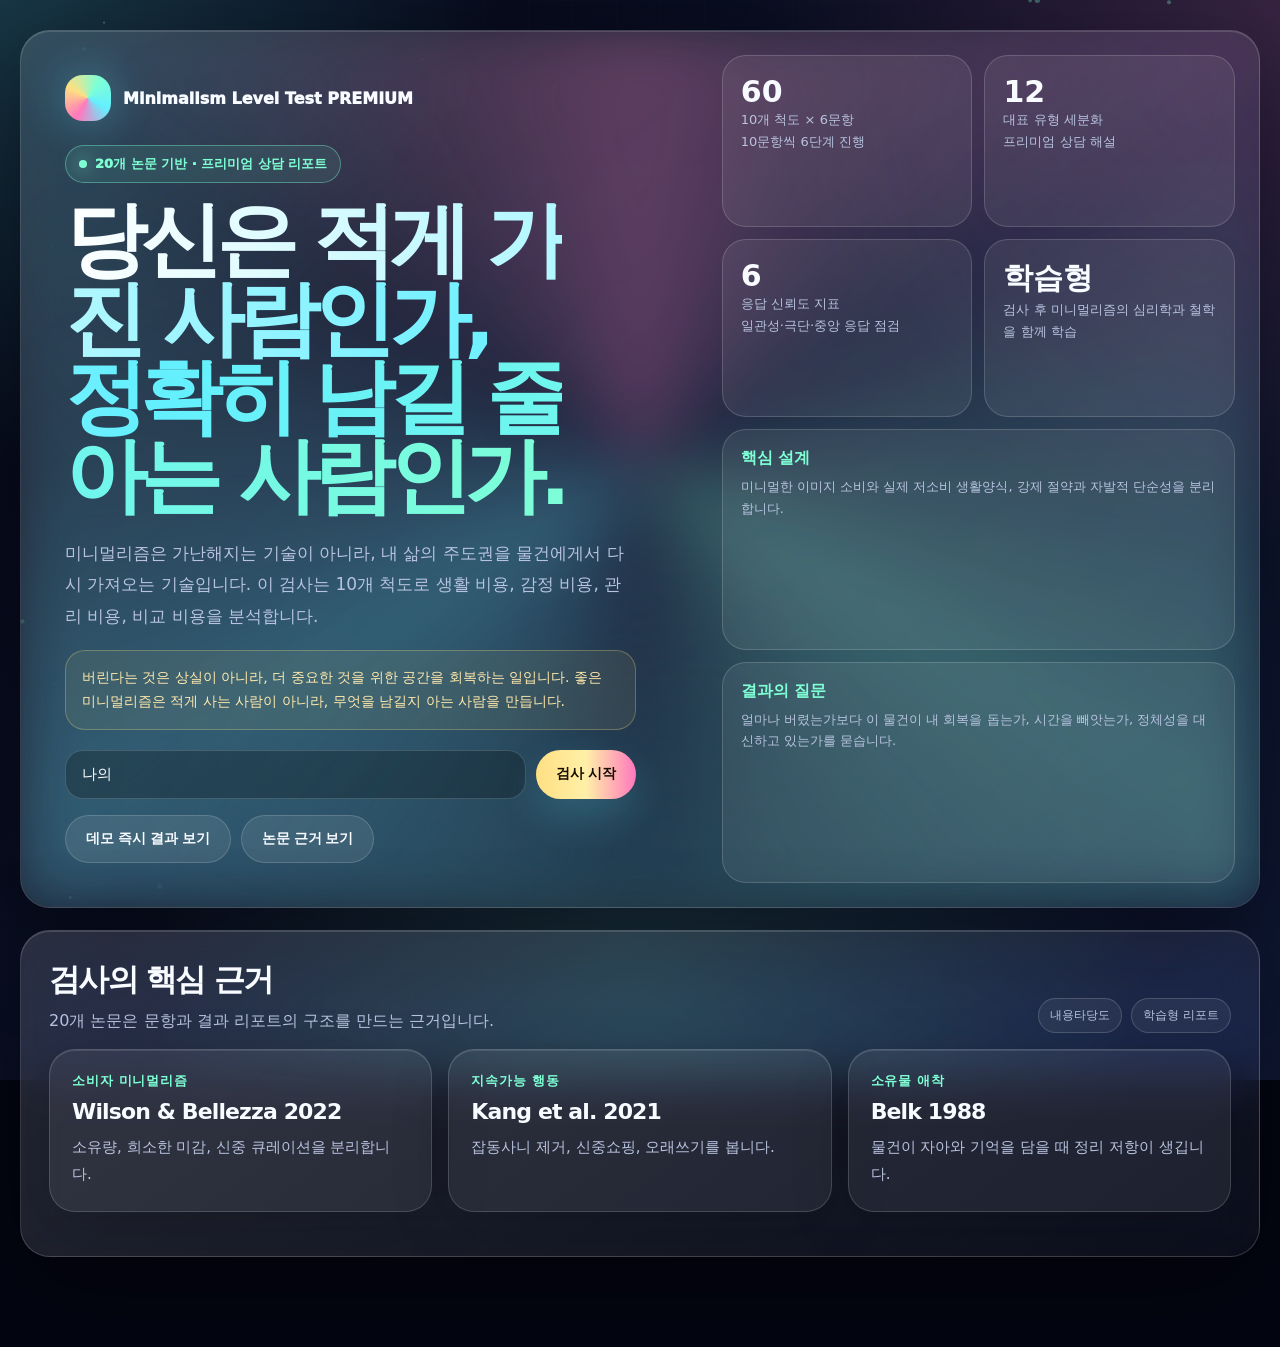
<file: premium/index.html>
<!doctype html>
<html lang="ko">
<head>
<meta charset="utf-8">
<meta name="viewport" content="width=device-width,initial-scale=1">
<title>미니멀리즘 레벨 테스트 PREMIUM</title>
<meta name="description" content="20개 논문 기반 프리미엄 미니멀리즘 레벨 테스트">
<link rel="stylesheet" href="style.css">
</head>
<body>
<canvas id="fx"></canvas>
<div class="loader" id="loader"><div class="portal"><b>분석 중...</b></div></div>
<div class="wrap">
<section class="hero glass" id="hero">
  <div class="heroMain">
    <div class="brand"><div class="logo"></div><div>Minimalism Level Test PREMIUM</div></div>
    <div class="tag"><span class="dot"></span>20개 논문 기반 · 프리미엄 상담 리포트</div>
    <h1><span class="grad">당신은 적게 가진 사람인가,<br>정확히 남길 줄 아는 사람인가.</span></h1>
    <p class="sub">미니멀리즘은 가난해지는 기술이 아니라, 내 삶의 주도권을 물건에게서 다시 가져오는 기술입니다. 이 검사는 10개 척도로 생활 비용, 감정 비용, 관리 비용, 비교 비용을 분석합니다.</p>
    <div class="notice">버린다는 것은 상실이 아니라, 더 중요한 것을 위한 공간을 회복하는 일입니다. 좋은 미니멀리즘은 적게 사는 사람이 아니라, 무엇을 남길지 아는 사람을 만듭니다.</div>
    <div class="row"><input id="nameInput" value="나의" placeholder="이름 또는 별명"><button class="btn gold" onclick="startTest()">검사 시작</button></div>
    <div class="actions"><button class="btn secondary" onclick="demoResult()">데모 즉시 결과 보기</button><button class="btn secondary" onclick="scrollToSection('evidenceIntro')">논문 근거 보기</button></div>
  </div>
  <div class="side">
    <div class="metrics">
      <div class="metric"><strong>60</strong><span>10개 척도 × 6문항<br>10문항씩 6단계 진행</span></div>
      <div class="metric"><strong>12</strong><span>대표 유형 세분화<br>프리미엄 상담 해설</span></div>
      <div class="metric"><strong>6</strong><span>응답 신뢰도 지표<br>일관성·극단·중앙 응답 점검</span></div>
      <div class="metric"><strong>학습형</strong><span>검사 후 미니멀리즘의 심리학과 철학을 함께 학습</span></div>
    </div>
    <div class="mini"><b>핵심 설계</b><span>미니멀한 이미지 소비와 실제 저소비 생활양식, 강제 절약과 자발적 단순성을 분리합니다.</span></div>
    <div class="mini"><b>결과의 질문</b><span>얼마나 버렸는가보다 이 물건이 내 회복을 돕는가, 시간을 빼앗는가, 정체성을 대신하고 있는가를 묻습니다.</span></div>
  </div>
</section>

<div class="progress glass hide" id="progressBox"><div class="small" id="countText">0/60</div><div class="bar"><div class="fill" id="fill"></div></div><div class="small" id="stageText">1/6 단계</div></div>

<section id="testArea" class="hide">
  <div class="sectionHead"><div><h2 id="stageTitle">검사 문항</h2><p id="stageDesc">현재 생활 기준으로 답하세요.</p></div><div class="chipRow"><span class="chip">5점 척도</span><span class="chip">60문항</span><span class="chip">자동 저장</span></div></div>
  <div id="stageBox"></div>
  <div class="warn" id="warn"></div>
  <div class="bottom"><button class="btn secondary" onclick="prevStage()">이전 단계</button><button class="btn" onclick="nextStage()" id="nextBtn">다음 단계</button><button class="btn gold hide" onclick="analyzeWithFx()" id="analyzeBtn">결과 분석하기</button><button class="btn secondary" onclick="resetAnswers()">초기화</button></div>
</section>

<section id="evidenceIntro" class="glass evidenceIntro">
  <div class="sectionHead sectionTop"><div><h2>검사의 핵심 근거</h2><p>20개 논문은 문항과 결과 리포트의 구조를 만드는 근거입니다.</p></div><div class="chipRow"><span class="chip">내용타당도</span><span class="chip">학습형 리포트</span></div></div>
  <div class="grid3" id="evidencePreview"></div>
</section>

<section id="report" class="report">
  <div class="nav"><button onclick="scrollToSection('summary')">요약</button><button onclick="scrollToSection('story')">개인 서사</button><button onclick="scrollToSection('why')">진짜 이유</button><button onclick="scrollToSection('axisReport')">점수</button><button onclick="scrollToSection('reliability')">신뢰도</button><button onclick="scrollToSection('premiumType')">유형 해설</button><button onclick="scrollToSection('learningGuide')">학습</button></div>
  <div class="reportHero glass" id="summary"><div class="badge" id="resultCard"><div><div class="demoBadge" id="demoBadge">샘플 응답으로 생성된 데모 리포트</div><div class="score" id="scoreText">0</div><div class="level" id="levelName">레벨 분석</div><div class="type" id="typeName">유형 분석</div></div></div><div class="copy"><div class="stamp">PREMIUM RESEARCH REPORT</div><h2 id="reportTitle">미니멀리즘 결과 리포트</h2><p id="summaryText"></p><div class="grid3" id="summaryCards"></div></div></div>
  <div class="card wide" id="story"><h3>오늘의 핵심</h3><div id="storyText"></div></div>
  <div class="grid3" id="why"></div>
  <div class="grid2" id="axisReport"><div class="visualCard"><h3>10개 척도 레이더</h3><div id="radar"></div><p>각 척도는 미니멀리즘에 유리한 방향으로 100점 환산됩니다.</p></div><div class="visualCard"><h3>위험 신호 프로필</h3><div id="riskBars"></div><p>위험 신호는 성격 문제가 아니라 생활 설계에서 먼저 줄여야 할 압력입니다.</p></div></div>
  <div class="card wide"><h3>축별 상세 점수</h3><div id="axisBars"></div></div>
  <div class="card wide" id="reliability"><h3>응답 신뢰도 정밀 점검</h3><div class="grid3" id="reliabilityCards"></div><div id="validityBox"></div></div>
  <div class="card wide" id="premiumType"><h3>프리미엄 유형 해설</h3><div id="typeDeep"></div></div>
  <div class="grid3" id="deep"></div>
  <div class="card wide" id="learningGuide"><h3>이 검사를 통해 배우는 미니멀리즘</h3><p id="learningText"></p><div class="grid2" id="scaleLessons"></div></div>
  <div class="grid2"><div class="card"><h3>7일 실천 처방</h3><ul id="planList"></ul></div><div class="card"><h3>30일 확장 처방</h3><ul id="plan30"></ul></div></div>
  <div class="card wide"><h3>논문 근거형 해설 카드</h3><div class="grid2" id="evidenceCards"></div></div>
  <div class="card wide" id="references"><h3>근거 문헌 20</h3><div id="refs"></div></div>
  <div class="bottom"><button class="btn" onclick="window.print()">PDF 저장</button><button class="btn secondary" onclick="saveCardImage()">결과 카드 이미지 저장</button><button class="btn secondary" onclick="copySummary()">요약 복사</button><button class="btn secondary" onclick="shareLink()">결과 링크 복사</button><button class="btn secondary" onclick="restart()">다시 검사</button></div>
</section>
</div>
<script src="data.js"></script>
<script src="app.js"></script>
</body></html>
</file>
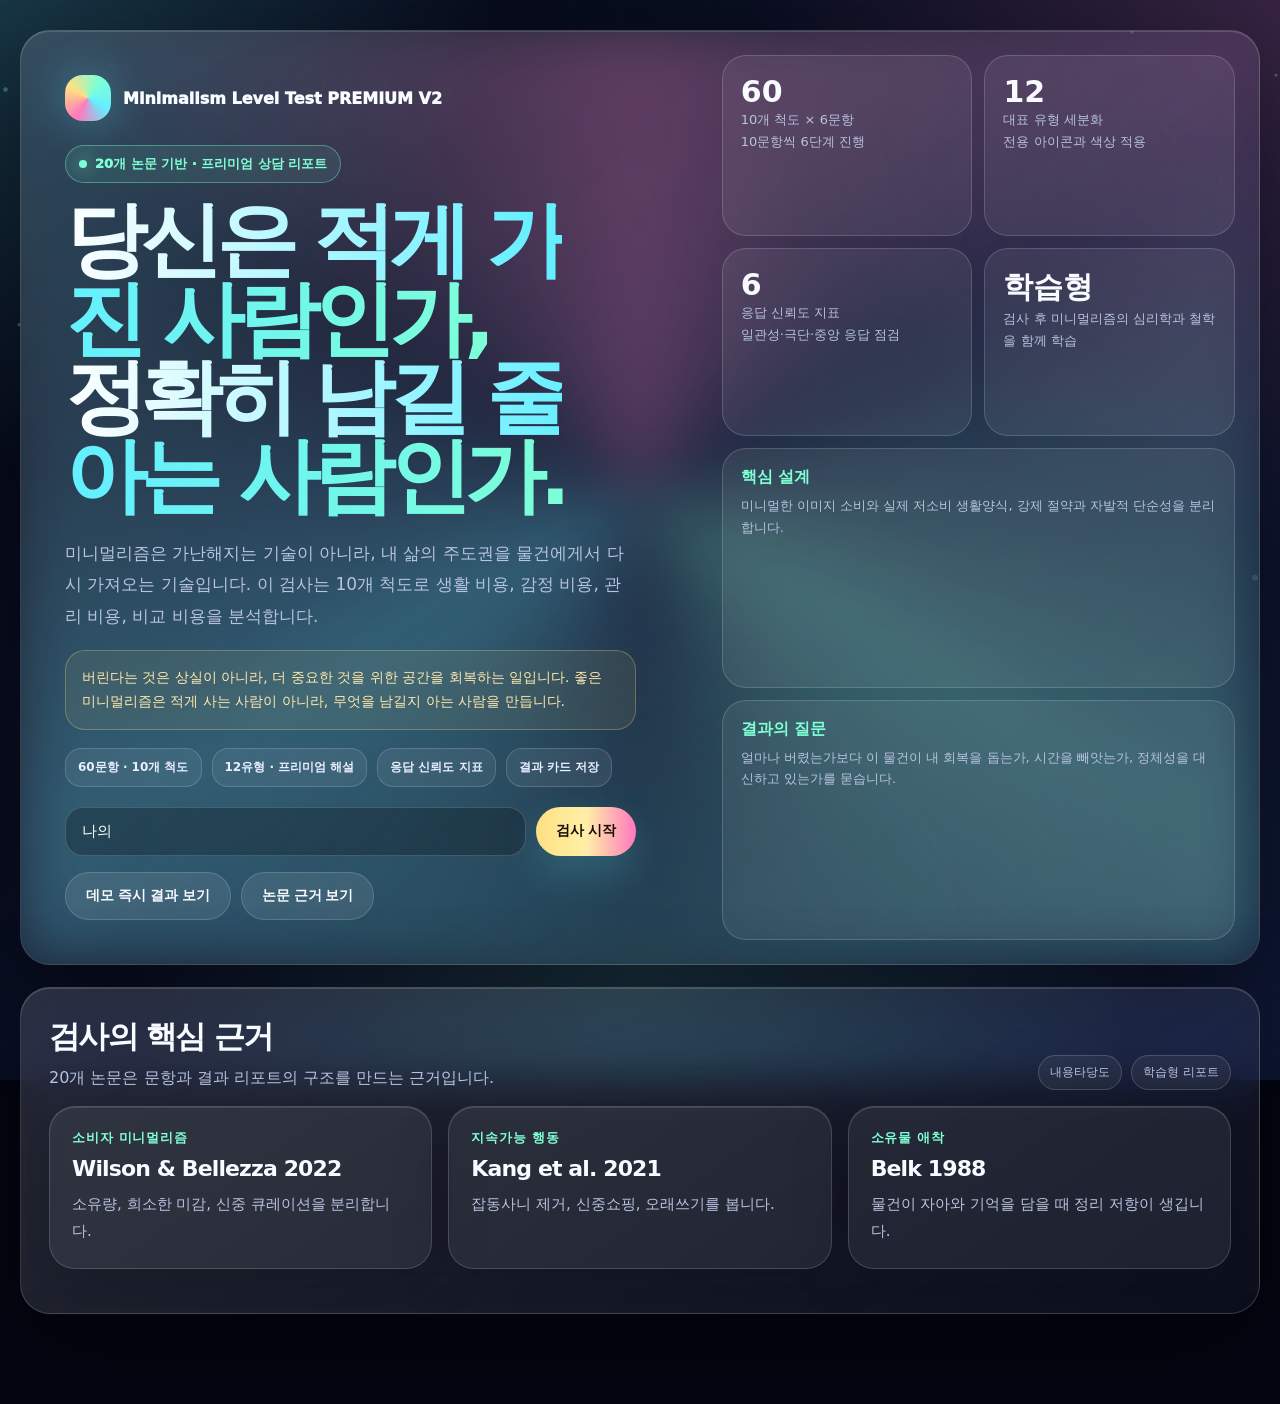
<file: v2/index.html>
<!doctype html>
<html lang="ko">
<head>
<meta charset="utf-8">
<meta name="viewport" content="width=device-width,initial-scale=1,viewport-fit=cover">
<title>미니멀리즘 레벨 테스트 PREMIUM V2</title>
<meta name="description" content="20개 논문 기반 프리미엄 미니멀리즘 레벨 테스트 최종판">
<link rel="stylesheet" href="../premium/style.css">
<link rel="stylesheet" href="v2.css">
</head>
<body>
<canvas id="fx"></canvas>
<div class="loader" id="loader">
  <div class="portal">
    <div class="portalRing"><div class="portalGlow"></div></div>
    <div class="loaderTitle">개인 리포트를 생성하는 중입니다</div>
    <div class="loaderStep" id="loaderStep">소유량 패턴 분석 중</div>
    <div class="loaderSub">20개 논문 기반 규칙으로 생활 서사를 조합하고 있습니다.</div>
  </div>
</div>
<div class="completeToast" id="completeToast">단계 분석 완료</div>
<div class="wrap">
<section class="hero glass" id="hero">
  <div class="heroMain">
    <div class="brand"><div class="logo"></div><div>Minimalism Level Test PREMIUM V2</div></div>
    <div class="tag"><span class="dot"></span>20개 논문 기반 · 프리미엄 상담 리포트</div>
    <h1>
      <span class="heroLine"><span class="grad">당신은 적게 가진 사람인가,</span></span><br>
      <span class="heroLine"><span class="grad">정확히 남길 줄 아는 사람인가.</span></span>
    </h1>
    <p class="sub">미니멀리즘은 가난해지는 기술이 아니라, 내 삶의 주도권을 물건에게서 다시 가져오는 기술입니다. 이 검사는 10개 척도로 생활 비용, 감정 비용, 관리 비용, 비교 비용을 분석합니다.</p>
    <div class="notice">버린다는 것은 상실이 아니라, 더 중요한 것을 위한 공간을 회복하는 일입니다. 좋은 미니멀리즘은 적게 사는 사람이 아니라, 무엇을 남길지 아는 사람을 만듭니다.</div>
    <div class="badgeRow">
      <div class="topBadge">60문항 · 10개 척도</div>
      <div class="topBadge">12유형 · 프리미엄 해설</div>
      <div class="topBadge">응답 신뢰도 지표</div>
      <div class="topBadge">결과 카드 저장</div>
    </div>
    <div class="row"><input id="nameInput" value="나의" placeholder="이름 또는 별명"><button class="btn gold" onclick="startTest()">검사 시작</button></div>
    <div class="actions"><button class="btn secondary" onclick="demoResult()">데모 즉시 결과 보기</button><button class="btn secondary" onclick="scrollToSection('evidenceIntro')">논문 근거 보기</button></div>
  </div>
  <div class="side heroSide">
    <div class="metrics">
      <div class="metric"><strong>60</strong><span>10개 척도 × 6문항<br>10문항씩 6단계 진행</span></div>
      <div class="metric"><strong>12</strong><span>대표 유형 세분화<br>전용 아이콘과 색상 적용</span></div>
      <div class="metric"><strong>6</strong><span>응답 신뢰도 지표<br>일관성·극단·중앙 응답 점검</span></div>
      <div class="metric"><strong>학습형</strong><span>검사 후 미니멀리즘의 심리학과 철학을 함께 학습</span></div>
    </div>
    <div class="mini"><b>핵심 설계</b><span>미니멀한 이미지 소비와 실제 저소비 생활양식, 강제 절약과 자발적 단순성을 분리합니다.</span></div>
    <div class="mini"><b>결과의 질문</b><span>얼마나 버렸는가보다 이 물건이 내 회복을 돕는가, 시간을 빼앗는가, 정체성을 대신하고 있는가를 묻습니다.</span></div>
  </div>
</section>

<div class="progress glass hide" id="progressBox"><div class="small" id="countText">0/60</div><div class="bar"><div class="fill" id="fill"></div></div><div class="small" id="stageText">1/6 단계</div></div>

<section id="testArea" class="hide">
  <div class="sectionHead"><div><h2 id="stageTitle">검사 문항</h2><p id="stageDesc">현재 생활 기준으로 답하세요.</p></div><div class="chipRow"><span class="chip">5점 척도</span><span class="chip">60문항</span><span class="chip">자동 저장</span></div></div>
  <div class="stageHero" id="stageHero"></div>
  <div id="stageBox"></div>
  <div class="warn" id="warn"></div>
  <div class="bottom"><button class="btn secondary" onclick="prevStage()">이전 단계</button><button class="btn" onclick="nextStage()" id="nextBtn">다음 단계</button><button class="btn gold hide" onclick="analyzeWithFx()" id="analyzeBtn">결과 분석하기</button><button class="btn secondary" onclick="resetAnswers()">초기화</button></div>
</section>

<section id="evidenceIntro" class="glass evidenceIntro">
  <div class="sectionHead sectionTop"><div><h2>검사의 핵심 근거</h2><p>20개 논문은 문항과 결과 리포트의 구조를 만드는 근거입니다.</p></div><div class="chipRow"><span class="chip">내용타당도</span><span class="chip">학습형 리포트</span></div></div>
  <div class="grid3" id="evidencePreview"></div>
</section>

<section id="report" class="report">
  <div class="nav"><button onclick="scrollToSection('summary')">요약</button><button onclick="scrollToSection('story')">개인 서사</button><button onclick="scrollToSection('why')">진짜 이유</button><button onclick="scrollToSection('axisReport')">점수</button><button onclick="scrollToSection('reliability')">신뢰도</button><button onclick="scrollToSection('premiumType')">유형 해설</button><button onclick="scrollToSection('learningGuide')">학습</button></div>
  <div class="reportHero glass" id="summary"><div class="badge" id="resultCard"><div><div class="demoBadge" id="demoBadge">샘플 응답으로 생성된 데모 리포트</div><div class="typeIcon" id="typeIcon">✦</div><div class="gauge"><svg viewBox="0 0 120 120"><circle cx="60" cy="60" r="48" fill="none" stroke="rgba(255,255,255,.12)" stroke-width="8"></circle><circle cx="60" cy="60" r="48" fill="none" stroke="var(--type)" stroke-width="8" stroke-linecap="round" stroke-dasharray="301.59" stroke-dashoffset="301.59" id="gaugeCircle"></circle></svg><div class="gaugeVal">종합</div></div><div class="score code" id="scoreText">0</div><div class="level" id="levelName">레벨 분석</div><div class="type" id="typeName">유형 분석</div></div></div><div class="copy"><div class="stamp">PREMIUM RESEARCH REPORT</div><h2 id="reportTitle">미니멀리즘 결과 리포트</h2><div class="keyline" id="keyline">당신의 핵심 문장</div><p id="summaryText"></p><div class="grid3" id="summaryCards"></div></div></div>
  <div class="card wide" id="story"><h3>오늘의 핵심</h3><div id="storyText"></div></div>
  <div class="grid3" id="why"></div>
  <div class="grid2" id="axisReport"><div class="visualCard"><h3>10개 척도 레이더</h3><div id="radar"></div><p>강점 축은 빛나는 점으로, 병목 축은 주황 경고점으로 표시됩니다.</p></div><div class="visualCard"><h3>위험 신호 프로필</h3><div id="riskBars"></div><p>위험 신호는 성격 문제가 아니라 생활 설계에서 먼저 줄여야 할 압력입니다.</p></div></div>
  <div class="card wide"><h3>축별 상세 점수</h3><div id="axisBars"></div></div>
  <div class="card wide" id="reliability"><h3>응답 신뢰도 정밀 점검</h3><div class="grid3" id="reliabilityCards"></div><div id="validityBox"></div></div>
  <div class="card wide" id="premiumType"><h3>프리미엄 유형 해설</h3><div id="typeDeep"></div></div>
  <div class="grid3" id="deep"></div>
  <div class="card wide" id="learningGuide"><h3>이 검사를 통해 배우는 미니멀리즘</h3><p id="learningText"></p><div class="grid2" id="scaleLessons"></div></div>
  <div class="grid2"><div class="card"><h3>7일 실천 처방</h3><ul id="planList"></ul></div><div class="card"><h3>30일 확장 처방</h3><ul id="plan30"></ul></div></div>
  <div class="card wide"><h3>논문 근거형 해설 카드</h3><div class="grid2" id="evidenceCards"></div></div>
  <div class="card wide" id="references"><h3>근거 문헌 20</h3><div id="refs"></div></div>
  <div class="bottom"><button class="btn" onclick="window.print()">PDF 저장</button><button class="btn secondary" onclick="saveCardImage()">결과 카드 이미지 저장</button><button class="btn secondary" onclick="copySummary()">요약 복사</button><button class="btn secondary" onclick="shareLink()">결과 링크 복사</button><button class="btn secondary" onclick="restart()">다시 검사</button></div>
</section>
</div>
<script src="../premium/data.js"></script>
<script src="../premium/app.js"></script>
<script src="v2.js"></script>
</body></html>
</file>
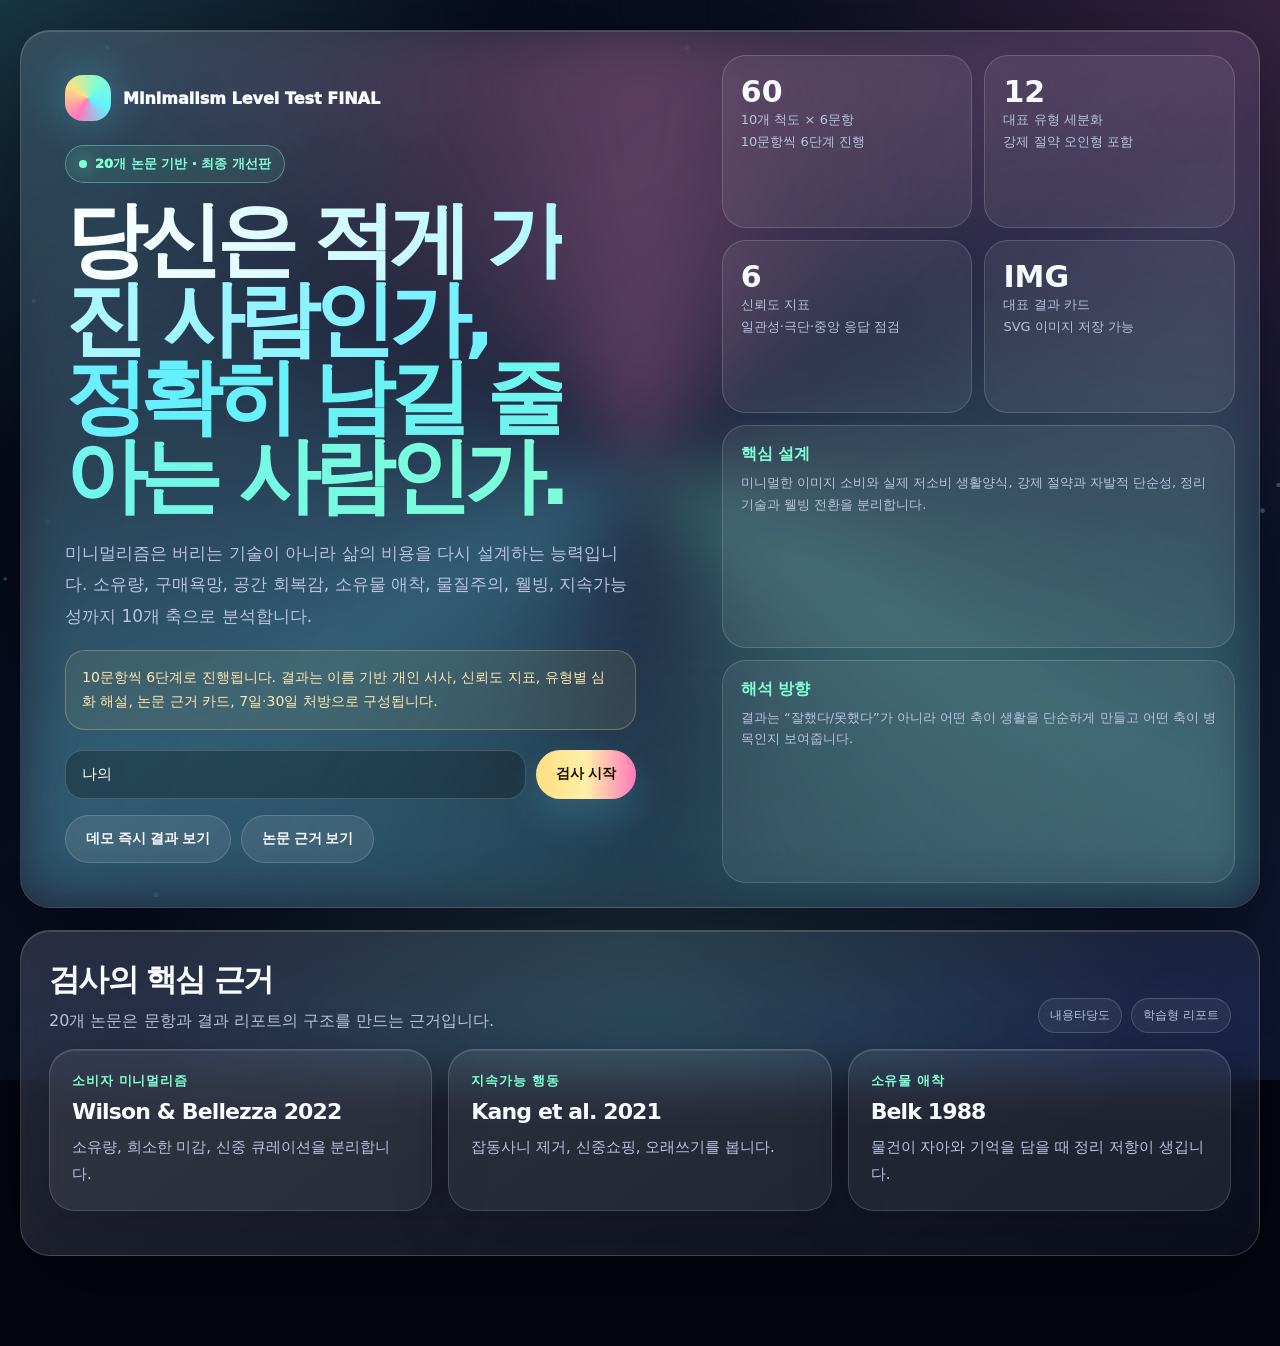
<file: final.html>
<!doctype html><html lang="ko"><head><meta charset="utf-8"><meta name="viewport" content="width=device-width,initial-scale=1"><title>미니멀리즘 레벨 테스트 FINAL</title><meta name="description" content="20개 논문 기반 미니멀리즘 레벨 테스트 최종판"><style>:root{--bg:#030511;--bg2:#101a38;--txt:#f8fbff;--mut:#b8c3df;--line:rgba(255,255,255,.16);--m:#7fffd4;--c:#64efff;--b:#94a8ff;--p:#ff78bd;--g:#ffdf82;--r:30px;--sh:0 30px 100px rgba(0,0,0,.44)}*{box-sizing:border-box}html{scroll-behavior:smooth}body{margin:0;color:var(--txt);font-family:Apple SD Gothic Neo,Noto Sans KR,system-ui,sans-serif;background:#030511;min-height:100vh;overflow-x:hidden}body:before{content:"";position:fixed;inset:-20%;z-index:-3;background:radial-gradient(circle at 12% 8%,rgba(100,239,255,.24),transparent 28%),radial-gradient(circle at 88% 12%,rgba(255,120,189,.2),transparent 30%),radial-gradient(circle at 50% 92%,rgba(127,255,212,.15),transparent 35%),linear-gradient(135deg,var(--bg),var(--bg2));animation:bg 18s ease-in-out infinite alternate}body:after{content:"";position:fixed;inset:0;z-index:-2;pointer-events:none;background-image:linear-gradient(rgba(255,255,255,.035) 1px,transparent 1px),linear-gradient(90deg,rgba(255,255,255,.035) 1px,transparent 1px);background-size:44px 44px;mask-image:radial-gradient(circle at center,black,transparent 82%)}@keyframes bg{to{transform:translate(1%,1%) scale(1.04)}}#fx{position:fixed;inset:0;z-index:-1;pointer-events:none}.wrap{width:min(1240px,calc(100% - 30px));margin:auto;padding:30px 0 90px}.glass{border:1px solid var(--line);background:linear-gradient(145deg,rgba(255,255,255,.14),rgba(255,255,255,.045));border-radius:var(--r);box-shadow:var(--sh),inset 0 1px 0 rgba(255,255,255,.14);backdrop-filter:blur(24px) saturate(135%);overflow:hidden}.hero{position:relative;display:grid;grid-template-columns:1.08fr .92fr;gap:18px}.hero:before{content:"";position:absolute;inset:-2px;background:conic-gradient(from 180deg,transparent,var(--c),transparent,var(--p),transparent,var(--m),transparent);opacity:.28;filter:blur(30px);z-index:-1;animation:spin 16s linear infinite}@keyframes spin{to{transform:rotate(360deg)}}.heroMain{padding:44px}.side{padding:24px;display:grid;gap:12px}.brand{display:flex;gap:12px;align-items:center;font-weight:1000;margin-bottom:24px}.logo{width:46px;height:46px;border-radius:18px;background:conic-gradient(from 120deg,var(--c),var(--p),var(--g),var(--m),var(--c));box-shadow:0 0 44px rgba(100,239,255,.32);animation:pulse 2.8s ease-in-out infinite}@keyframes pulse{50%{transform:scale(1.06);filter:saturate(1.3)}}.tag{display:inline-flex;gap:8px;align-items:center;padding:9px 13px;border-radius:999px;border:1px solid rgba(127,255,212,.38);background:rgba(127,255,212,.09);color:var(--m);font-size:13px;font-weight:950;margin-bottom:18px}.dot{width:8px;height:8px;border-radius:50%;background:var(--m);box-shadow:0 0 18px var(--m)}h1{font-size:clamp(42px,6.5vw,82px);line-height:.96;letter-spacing:-.08em;margin:0}.grad{background:linear-gradient(95deg,#fff,var(--c),var(--m),var(--g),var(--p),#fff);background-size:260% 100%;-webkit-background-clip:text;background-clip:text;color:transparent;animation:grad 7s linear infinite}@keyframes grad{to{background-position:260% 0}}.sub{font-size:17px;line-height:1.85;color:var(--mut);max-width:850px;margin:22px 0 0}.notice{margin-top:18px;padding:15px 16px;border:1px solid rgba(255,223,130,.28);background:rgba(255,223,130,.08);color:#ffe9ae;border-radius:20px;line-height:1.7;font-size:14px}.row{display:grid;grid-template-columns:1fr auto;gap:10px;margin-top:20px}input{width:100%;padding:15px 16px;border-radius:18px;border:1px solid var(--line);background:rgba(0,0,0,.24);color:#fff;outline:none;font-size:15px}.btn{position:relative;overflow:hidden;border:0;border-radius:999px;padding:14px 20px;background:linear-gradient(90deg,var(--m),var(--c),var(--b));color:#031018;font-size:14px;font-weight:1000;cursor:pointer;box-shadow:0 18px 38px rgba(100,239,255,.18);transition:.25s}.btn:after{content:"";position:absolute;inset:0;background:linear-gradient(120deg,transparent,rgba(255,255,255,.55),transparent);transform:translateX(-120%);transition:.55s}.btn:hover{transform:translateY(-2px)}.btn:hover:after{transform:translateX(120%)}.btn.secondary{background:rgba(255,255,255,.09);color:var(--txt);border:1px solid var(--line);box-shadow:none}.btn.gold{background:linear-gradient(90deg,var(--g),#fff0a8,var(--p));color:#160d03}.actions,.bottom{display:flex;gap:10px;flex-wrap:wrap;margin-top:16px}.metrics{display:grid;grid-template-columns:1fr 1fr;gap:12px}.metric,.mini{padding:18px;border:1px solid var(--line);background:rgba(255,255,255,.07);border-radius:24px;position:relative;overflow:hidden}.metric strong{display:block;font-size:30px}.metric span,.mini span{color:var(--mut);font-size:13px;line-height:1.58}.mini b{display:block;color:var(--m);margin-bottom:7px}.progress{position:sticky;top:12px;z-index:20;margin:22px 0;padding:16px 18px;display:grid;grid-template-columns:auto 1fr auto;gap:16px;align-items:center}.bar{height:13px;border-radius:999px;background:rgba(255,255,255,.1);overflow:hidden}.fill{height:100%;width:0;background:linear-gradient(90deg,var(--m),var(--c),var(--b),var(--p));transition:.35s}.small{font-size:14px;color:var(--mut);white-space:nowrap}.hide{display:none!important}.stage{display:none}.stage.on{display:block;animation:rise .45s ease both}@keyframes rise{from{opacity:0;transform:translateY(16px)}to{opacity:1;transform:none}}.sectionHead{display:flex;justify-content:space-between;align-items:end;gap:16px;margin:32px 0 16px}.sectionHead h2{font-size:31px;letter-spacing:-.055em;margin:0}.sectionHead p{color:var(--mut);line-height:1.58;margin:7px 0 0}.chipRow{display:flex;gap:9px;flex-wrap:wrap}.chip{border:1px solid var(--line);background:rgba(255,255,255,.06);color:var(--mut);padding:8px 11px;border-radius:999px;font-size:12px}.test{display:grid;gap:16px}.q{padding:22px;border:1px solid var(--line);background:rgba(255,255,255,.067);border-radius:26px;box-shadow:0 14px 55px rgba(0,0,0,.2),inset 0 1px 0 rgba(255,255,255,.12)}.q.answered{background:linear-gradient(145deg,rgba(127,255,212,.12),rgba(255,255,255,.055));border-color:rgba(127,255,212,.4)}.qtop{display:flex;justify-content:space-between;gap:10px;margin-bottom:12px}.qnum{color:var(--m);font-size:13px;font-weight:1000}.qaxis{font-size:12px;color:var(--mut);border:1px solid var(--line);border-radius:999px;padding:6px 10px;background:rgba(0,0,0,.12)}.qtext{font-size:18px;line-height:1.63;margin:0 0 16px}.opts{display:grid;grid-template-columns:repeat(5,1fr);gap:10px}.opt{border:1px solid rgba(255,255,255,.14);background:rgba(255,255,255,.058);color:var(--txt);border-radius:18px;padding:13px 8px;min-height:62px;font-size:13px;line-height:1.35;cursor:pointer;transition:.2s}.opt:hover{transform:translateY(-2px);border-color:rgba(127,255,212,.5)}.opt.sel{border-color:rgba(127,255,212,.86);background:linear-gradient(145deg,rgba(127,255,212,.25),rgba(148,168,255,.17));box-shadow:0 12px 30px rgba(127,255,212,.14)}.warn{display:none;text-align:center;color:var(--g);margin-top:12px}.report{display:none;margin-top:28px}.report.show{animation:reportIn .8s cubic-bezier(.2,.8,.2,1) both}@keyframes reportIn{from{opacity:0;transform:translateY(30px) scale(.98);filter:blur(8px)}to{opacity:1;transform:none;filter:none}}.nav{position:sticky;top:12px;z-index:30;margin:18px 0;padding:12px;border-radius:24px;border:1px solid var(--line);background:rgba(4,8,18,.82);backdrop-filter:blur(18px);display:flex;gap:8px;flex-wrap:wrap;box-shadow:0 18px 58px rgba(0,0,0,.26)}.nav button{border:1px solid var(--line);background:rgba(255,255,255,.075);color:#e8efff;padding:10px 12px;border-radius:999px;font-weight:900;font-size:12px;cursor:pointer}.reportHero{display:grid;grid-template-columns:.85fr 1.15fr;gap:24px;padding:34px;align-items:center}.badge{position:relative;border-radius:36px;padding:30px;text-align:center;background:linear-gradient(145deg,rgba(127,255,212,.2),rgba(148,168,255,.16),rgba(255,119,188,.12));border:1px solid rgba(255,255,255,.3);min-height:350px;display:grid;place-items:center;overflow:hidden}.badge:before{content:"";position:absolute;inset:-40%;background:conic-gradient(transparent,var(--m),transparent,var(--p),transparent,var(--c),transparent);animation:spin 12s linear infinite;opacity:.28}.badge>div{position:relative}.score{font-size:clamp(60px,8vw,96px);line-height:1;font-weight:1000;letter-spacing:-.085em;color:var(--m);text-shadow:0 0 42px rgba(127,255,212,.38)}.level{font-size:26px;font-weight:1000;margin-top:14px}.type{color:#e8efff;font-size:16px;margin-top:10px;line-height:1.62}.copy h2{font-size:clamp(32px,4.5vw,55px);line-height:1.08;margin:0 0 14px}.copy p{font-size:17px;line-height:1.85;color:var(--mut);margin:0}.stamp{display:inline-flex;border:1px solid rgba(255,223,130,.36);background:rgba(255,223,130,.1);color:var(--g);border-radius:999px;padding:8px 12px;font-size:12px;font-weight:950;margin-bottom:14px}.demoBadge{display:none;margin-bottom:12px;border:1px solid rgba(255,223,130,.45);background:rgba(255,223,130,.12);color:#ffe9ae;border-radius:999px;padding:8px 12px;font-size:12px;font-weight:950}.demoBadge.on{display:inline-flex}.grid2{display:grid;grid-template-columns:repeat(2,1fr);gap:16px;margin:16px 0}.grid3{display:grid;grid-template-columns:repeat(3,1fr);gap:16px;margin:16px 0}.card,.resultCard,.visualCard,.evidenceFrame{position:relative;overflow:hidden;padding:22px;border-radius:26px;background:rgba(255,255,255,.068);border:1px solid var(--line);box-shadow:0 16px 58px rgba(0,0,0,.18),inset 0 1px 0 rgba(255,255,255,.11)}.card:hover,.resultCard:hover,.visualCard:hover,.evidenceFrame:hover{transform:translateY(-2px);transition:.25s}.card h3,.visualCard h3{font-size:21px;margin:0 0 13px}.card p,.card li,.visualCard p,.evidenceFrame p,.resultCard span{font-size:15px;line-height:1.82;color:var(--mut)}.wide{grid-column:1/-1}.resultCard b,.evidenceFrame b{display:block;font-size:13px;color:var(--m);letter-spacing:.06em;margin-bottom:8px}.resultCard strong,.evidenceFrame strong{display:block;font-size:22px;line-height:1.25;margin-bottom:8px;letter-spacing:-.04em}.paragraph{padding:18px;border-radius:22px;background:rgba(0,0,0,.14);border:1px solid var(--line);margin:12px 0;color:var(--mut);line-height:1.92}.scorePair{margin:12px 0 16px}.scoreTop{display:flex;justify-content:space-between;gap:10px;margin-bottom:8px;font-size:13px;color:var(--mut)}.meter{height:12px;border-radius:999px;background:rgba(255,255,255,.1);overflow:hidden}.meterFill{height:100%;border-radius:999px;background:linear-gradient(90deg,var(--m),var(--c),var(--b));width:0;transition:width 1s ease}.meterFill.alt{background:linear-gradient(90deg,var(--g),var(--p),var(--b))}.visualSvg{width:100%;height:auto;display:block}.ref{padding:13px;border-radius:18px;border:1px solid var(--line);background:rgba(255,255,255,.045);font-size:13px;color:var(--mut);line-height:1.62;margin-bottom:10px}.loader{position:fixed;inset:0;background:rgba(3,5,17,.88);backdrop-filter:blur(18px);z-index:100;display:none;place-items:center}.loader.on{display:grid}.portal{width:min(440px,86vw);aspect-ratio:1;border-radius:50%;border:1px solid rgba(255,255,255,.22);display:grid;place-items:center;background:radial-gradient(circle,rgba(127,255,212,.22),transparent 58%);box-shadow:0 0 80px rgba(100,239,255,.22);animation:portal 1.3s ease-in-out infinite alternate}.portal:before{content:"";position:absolute;width:min(340px,70vw);aspect-ratio:1;border-radius:50%;border:2px dashed rgba(255,255,255,.22);animation:spin 4s linear infinite}.portal b{position:relative;font-size:22px}.spark{position:fixed;width:8px;height:8px;border-radius:50%;background:var(--m);pointer-events:none;z-index:120;animation:spark .8s ease-out forwards}@keyframes spark{to{transform:translate(var(--x),var(--y)) scale(0);opacity:0}}@keyframes portal{to{transform:scale(1.05);filter:hue-rotate(25deg)}}@media(max-width:980px){.hero,.reportHero,.grid2,.grid3,.metrics{grid-template-columns:1fr}.opts{grid-template-columns:1fr}.progress{grid-template-columns:1fr}.wrap{width:min(100% - 20px,1240px);padding-top:14px}.heroMain,.reportHero{padding:24px}.q{padding:18px}.qtext{font-size:16px}.opt{font-size:14px}.row{grid-template-columns:1fr}}@media print{body{background:#fff!important;color:#111}.hero,.progress,.stage,.actions,.nav,.bottom,#fx,.loader{display:none!important}.report{display:block!important}.glass,.card,.resultCard,.visualCard,.evidenceFrame,.ref,.paragraph{box-shadow:none!important;background:#fff!important;border:1px solid #ddd!important;color:#111}.card p,.card li,.copy p,.resultCard span,.visualCard p,.evidenceFrame p,.ref,.paragraph{color:#333!important}.score{color:#111;text-shadow:none}.wrap{width:100%;padding:0 12mm}}</style></head><body><canvas id="fx"></canvas><div class="loader" id="loader"><div class="portal"><b>분석 중...</b></div></div><div class="wrap"><section class="hero glass" id="hero"><div class="heroMain"><div class="brand"><div class="logo"></div><div>Minimalism Level Test FINAL</div></div><div class="tag"><span class="dot"></span>20개 논문 기반 · 최종 개선판</div><h1><span class="grad">당신은 적게 가진 사람인가,<br>정확히 남길 줄 아는 사람인가.</span></h1><p class="sub">미니멀리즘은 버리는 기술이 아니라 삶의 비용을 다시 설계하는 능력입니다. 소유량, 구매욕망, 공간 회복감, 소유물 애착, 물질주의, 웰빙, 지속가능성까지 10개 축으로 분석합니다.</p><div class="notice">10문항씩 6단계로 진행됩니다. 결과는 이름 기반 개인 서사, 신뢰도 지표, 유형별 심화 해설, 논문 근거 카드, 7일·30일 처방으로 구성됩니다.</div><div class="row"><input id="nameInput" value="나의" placeholder="이름 또는 별명"><button class="btn gold" onclick="startTest()">검사 시작</button></div><div class="actions"><button class="btn secondary" onclick="demoResult()">데모 즉시 결과 보기</button><button class="btn secondary" onclick="scrollToSection('evidenceIntro')">논문 근거 보기</button></div></div><div class="side"><div class="metrics"><div class="metric"><strong>60</strong><span>10개 척도 × 6문항<br>10문항씩 6단계 진행</span></div><div class="metric"><strong>12</strong><span>대표 유형 세분화<br>강제 절약 오인형 포함</span></div><div class="metric"><strong>6</strong><span>신뢰도 지표<br>일관성·극단·중앙 응답 점검</span></div><div class="metric"><strong>IMG</strong><span>대표 결과 카드<br>SVG 이미지 저장 가능</span></div></div><div class="mini"><b>핵심 설계</b><span>미니멀한 이미지 소비와 실제 저소비 생활양식, 강제 절약과 자발적 단순성, 정리 기술과 웰빙 전환을 분리합니다.</span></div><div class="mini"><b>해석 방향</b><span>결과는 “잘했다/못했다”가 아니라 어떤 축이 생활을 단순하게 만들고 어떤 축이 병목인지 보여줍니다.</span></div></div></section><div class="progress glass hide" id="progressBox"><div class="small" id="countText">0/60</div><div class="bar"><div class="fill" id="fill"></div></div><div class="small" id="stageText">1/6 단계</div></div><section id="testArea" class="hide"><div class="sectionHead"><div><h2 id="stageTitle">검사 문항</h2><p id="stageDesc">현재 생활 기준으로 답하세요.</p></div><div class="chipRow"><span class="chip">5점 척도</span><span class="chip">60문항</span><span class="chip">자동 저장</span></div></div><div id="stageBox"></div><div class="warn" id="warn"></div><div class="bottom"><button class="btn secondary" onclick="prevStage()">이전 단계</button><button class="btn" onclick="nextStage()" id="nextBtn">다음 단계</button><button class="btn gold hide" onclick="analyzeWithFx()" id="analyzeBtn">결과 분석하기</button><button class="btn secondary" onclick="resetAnswers()">초기화</button></div></section><section id="evidenceIntro" class="glass" style="padding:28px;margin-top:22px"><div class="sectionHead" style="margin-top:0"><div><h2>검사의 핵심 근거</h2><p>20개 논문은 문항과 결과 리포트의 구조를 만드는 근거입니다.</p></div><div class="chipRow"><span class="chip">내용타당도</span><span class="chip">학습형 리포트</span></div></div><div class="grid3" id="evidencePreview"></div></section><section id="report" class="report"><div class="nav"><button onclick="scrollToSection('summary')">요약</button><button onclick="scrollToSection('story')">개인 서사</button><button onclick="scrollToSection('axisReport')">점수</button><button onclick="scrollToSection('reliability')">신뢰도</button><button onclick="scrollToSection('deep')">정밀 해석</button><button onclick="scrollToSection('learningGuide')">학습</button><button onclick="scrollToSection('references')">근거</button></div><div class="reportHero glass" id="summary"><div class="badge" id="resultCard"><div><div class="demoBadge" id="demoBadge">샘플 응답으로 생성된 데모 리포트</div><div class="score" id="scoreText">0</div><div class="level" id="levelName">레벨 분석</div><div class="type" id="typeName">유형 분석</div></div></div><div class="copy"><div class="stamp">FINAL RESEARCH REPORT</div><h2 id="reportTitle">미니멀리즘 결과 리포트</h2><p id="summaryText"></p><div class="grid3" id="summaryCards"></div></div></div><div class="card wide" id="story"><h3>이름 기반 생활 서사 해석</h3><div id="storyText"></div></div><div class="grid2" id="axisReport"><div class="visualCard"><h3>10개 척도 레이더</h3><div id="radar"></div><p>각 척도는 미니멀리즘에 유리한 방향으로 100점 환산됩니다.</p></div><div class="visualCard"><h3>위험 신호 프로필</h3><div id="riskBars"></div><p>위험 신호는 성격 문제가 아니라 생활 설계에서 먼저 줄여야 할 압력입니다.</p></div></div><div class="card wide"><h3>축별 상세 점수</h3><div id="axisBars"></div></div><div class="card wide" id="reliability"><h3>응답 신뢰도 정밀 점검</h3><div class="grid3" id="reliabilityCards"></div><div id="validityBox"></div></div><div class="grid3" id="deep"></div><div class="card wide" id="learningGuide"><h3>이 검사를 통해 배우는 미니멀리즘</h3><p id="learningText"></p><div class="grid2" id="scaleLessons"></div></div><div class="grid2"><div class="card"><h3>7일 실천 처방</h3><ul id="planList"></ul></div><div class="card"><h3>30일 확장 처방</h3><ul id="plan30"></ul></div></div><div class="card wide"><h3>논문 근거형 해설 카드</h3><div class="grid2" id="evidenceCards"></div></div><div class="card wide" id="references"><h3>근거 문헌 20</h3><div id="refs"></div></div><div class="bottom"><button class="btn" onclick="window.print()">PDF 저장</button><button class="btn secondary" onclick="saveCardImage()">결과 카드 이미지 저장</button><button class="btn secondary" onclick="copySummary()">요약 복사</button><button class="btn secondary" onclick="shareLink()">결과 링크 복사</button><button class="btn secondary" onclick="restart()">다시 검사</button></div></section></div><script>const AXES={OWN:{name:'소유량 절제',paper:'Wilson & Bellezza 2022 · Blackburn et al. 2025',desc:'물건 수와 유입을 의식적으로 줄이는 능력입니다.'},SHOP:{name:'신중한 쇼핑',paper:'Iwata 1997/2006 · Kang et al. 2021',desc:'구매 전 필요, 사용 빈도, 보관 부담을 확인하는 능력입니다.'},LONG:{name:'오래 쓰기·자기충족',paper:'Leonard-Barton 1981 · Rich et al. 2020',desc:'가진 것을 오래 쓰고 직접 관리하는 능력입니다.'},CUR:{name:'큐레이션 적합성',paper:'Wilson & Bellezza 2022',desc:'물건이 내 삶과 맞는지 선별하는 능력입니다.'},SPACE:{name:'공간 회복감',paper:'Roster et al. 2016 · Lloyd & Pennington 2020',desc:'집이 휴식과 집중을 회복시키는 정도입니다.'},DETACH:{name:'소유물 분리력',paper:'Belk 1988',desc:'기억과 정체성을 물건 자체와 분리하는 능력입니다.'},NONMAT:{name:'물질주의 저항성',paper:'Richins & Dawson 1992',desc:'소비를 행복과 성공의 핵심 증거로 보지 않는 정도입니다.'},DESIRE:{name:'욕망·비교 통제',paper:'Boujbel & d’Astous 2012 · Chen et al. 2024',desc:'소비욕망과 사회비교 압력을 조절하는 능력입니다.'},WELL:{name:'비물질적 만족',paper:'Rich, Hanna & Wright 2017 · Hook et al. 2023',desc:'시간, 회복, 관계, 배움에서 만족을 얻는 정도입니다.'},SUST:{name:'지속가능성',paper:'Kang et al. 2021 · Blackburn et al. 2025',desc:'구매, 사용, 폐기, 환경발자국까지 고려하는 정도입니다.'}};const raw=[['OWN','나는 물건을 많이 갖는 것보다 필요한 것만 갖는 삶을 선호한다.'],['OWN','나는 같은 기능의 물건을 여러 개 가지고 있으면 불편하다.'],['OWN','나는 새 물건을 들일 때 기존 물건을 줄일지 함께 생각한다.'],['OWN','나는 수납공간을 늘리기보다 소유물 자체를 줄이는 편이 낫다고 본다.'],['OWN','나는 물건이 많을수록 삶이 풍요롭다고 느낀다.',1,'materialism'],['OWN','나는 물건 수 자체를 의식적으로 관리하는 편이다.'],['SHOP','나는 물건을 사기 전 실제 필요성과 사용 빈도를 먼저 따진다.'],['SHOP','나는 구매 전 이미 가진 물건으로 대체할 수 있는지 확인한다.'],['SHOP','나는 할인이나 한정판매 문구에 쉽게 흔들린다.',1,'desire'],['SHOP','나는 장바구니에 넣은 뒤 시간을 두고 다시 판단하는 편이다.'],['SHOP','나는 물건을 살 때 보관, 관리, 폐기 부담까지 생각한다.'],['SHOP','나는 마음에 들면 필요성을 깊이 따지기 전에 일단 사두는 편이다.',1,'impulse'],['LONG','나는 물건이 아직 쓸 만하면 새 제품으로 바꾸지 않는다.'],['LONG','나는 고장 난 물건을 바로 버리기보다 수리 가능성을 먼저 본다.'],['LONG','나는 작은 불편은 구매보다 조정, 수리, 재배치로 먼저 해결하려 한다.'],['LONG','나는 더 좋은 모델이 나오면 기존 제품이 멀쩡해도 바꾸고 싶다.',1,'replacement'],['LONG','나는 물건을 오래 쓰기 위해 관리하는 편이다.'],['LONG','나는 직접 고치고 관리할 수 있는 물건을 선호한다.'],['CUR','나는 물건을 살 때 내 삶에 정말 맞는지 신중하게 판단한다.'],['CUR','나는 물건의 수보다 물건 하나하나의 적합성을 더 중요하게 본다.'],['CUR','나는 내 공간에 남은 물건들이 내 삶의 방향과 맞기를 원한다.'],['CUR','나는 예쁘다는 이유만으로 물건을 사거나 보관하는 편이다.',1,'style'],['CUR','나는 구매 전 이 물건이 내 생활을 단순하게 할지 복잡하게 할지 생각한다.'],['CUR','나는 물건을 선별하기보다 마음에 들면 일단 들이는 편이다.',1,'impulse'],['SPACE','나는 집에 들어오면 마음이 안정된다.'],['SPACE','나는 집에서 진짜 쉬고 있다는 느낌을 받는다.'],['SPACE','나는 눈에 보이는 물건이 많으면 쉽게 피곤해진다.',1,'clutter'],['SPACE','나는 물건 때문에 책상, 식탁, 바닥, 침대의 원래 기능을 못 쓸 때가 있다.',1,'clutter'],['SPACE','나는 비운 공간에서 심리적 여백을 느낀다.'],['SPACE','나는 내 집이 물건 보관소처럼 느껴질 때가 있다.',1,'clutter'],['DETACH','나는 추억과 물건을 어느 정도 분리해서 생각할 수 있다.'],['DETACH','나는 사진이나 기록으로 기억을 남기고 물건은 정리할 수 있다.'],['DETACH','나는 비싸게 산 물건이라도 현재 삶에 맞지 않으면 정리할 수 있다.'],['DETACH','나는 언젠가의 나를 위해 지금의 공간을 많이 내어주는 편이다.',1,'attachment'],['DETACH','나는 물건을 버리면 그 기억까지 사라질 것 같은 느낌이 든다.',1,'attachment'],['DETACH','나는 선물의 마음과 물건 자체를 구분할 수 있다.'],['NONMAT','나는 물건보다 시간과 에너지가 더 중요한 자원이라고 생각한다.'],['NONMAT','나는 좋은 집, 차, 브랜드가 성공의 핵심 표시라고 느낀다.',1,'status'],['NONMAT','나는 물건을 사지 않아도 충분히 만족스러운 하루를 만들 수 있다.'],['NONMAT','나는 더 좋은 물건을 살 수 있다면 지금보다 훨씬 행복해질 것 같다.',1,'materialism'],['NONMAT','나는 검소한 소비가 성공과 모순되지 않는다고 생각한다.'],['NONMAT','나는 브랜드보다 실제 사용성과 내 생활 적합성을 더 중요하게 본다.'],['DESIRE','나는 사고 싶은 마음이 생겨도 바로 구매하지 않고 시간을 둔다.'],['DESIRE','나는 원하는 것과 필요한 것을 구분하려고 한다.'],['DESIRE','나는 SNS나 주변 사람의 소비를 보면 소비욕구가 커진다.',1,'comparison'],['DESIRE','나는 남들이 많이 사도 내게 필요 없으면 사지 않는다.'],['DESIRE','나는 소비욕망이 생겼을 때 그 이유를 생각해본다.'],['DESIRE','나는 소비 수준이 그 사람의 경제적 능력을 보여준다고 생각한다.',1,'status'],['WELL','나는 물건보다 시간, 회복, 관계, 배움, 창작에서 더 큰 만족을 느낀다.'],['WELL','나는 소비를 줄이면 내 삶의 주도권이 커진다고 느낀다.'],['WELL','나는 단순한 생활이 정서적 가벼움과 회복감에 도움이 된다고 느낀다.'],['WELL','나는 원하는 물건을 충분히 못 사면 삶 전체가 불만족스럽다.',1,'desire'],['WELL','나는 물건을 줄이는 과정에서 내가 중요하게 여기는 것이 더 선명해진다.'],['WELL','나는 적게 소유해도 충분히 만족스러운 삶을 만들 수 있다고 느낀다.'],['SUST','나는 물건을 덜 사고 오래 쓰는 것이 지속가능한 생활의 일부라고 본다.'],['SUST','나는 제품의 생산, 사용, 폐기 과정을 어느 정도 생각한다.'],['SUST','나는 버리는 양과 포장재를 줄이려는 편이다.'],['SUST','나는 미니멀한 이미지보다 실제 소비량과 폐기물이 줄어드는지가 더 중요하다고 본다.'],['SUST','나는 새 제품 구매보다 중고, 수리, 재사용, 공유를 긍정적으로 본다.'],['SUST','나는 환경효과보다 깔끔한 미니멀 이미지가 더 중요하다고 느낀다.',1,'style']];const Q=raw.map((x,i)=>({id:i+1,axis:x[0],text:x[1],reverse:!!x[2],risk:x[3]?[x[3]]:[]}));const PAPERS=['Leonard-Barton 1981 · Voluntary simplicity lifestyles and energy conservation','Iwata 1997 · Attitudinal and behavioral correlates of voluntary simplicity lifestyles','Iwata 2006 · Consumerism and lifestyle as correlates of voluntary simplicity','Etzioni 1998 · Voluntary Simplicity','Huneke 2005 · The face of the un-consumer','Iyer & Muncy 2009 · Purpose and object of anti-consumption','Rich, Wright & Bennett 2020 · Voluntary Simplicity Engagement Scale','Osikominu & Bocken 2020 · A voluntary simplicity lifestyle','Boujbel & d’Astous 2012 · Voluntary simplicity and life satisfaction','Rich, Hanna & Wright 2017 · Simply satisfied','Lloyd & Pennington 2020 · Towards a theory of minimalism and wellbeing','Hook et al. 2023 · Minimalism, voluntary simplicity, and well-being','Kang, Martinez & Johnson 2021 · Minimalism as a sustainable lifestyle','Wilson & Bellezza 2022 · Consumer Minimalism','Pangarkar, Shukla & Taylor 2021 · Minimalism in consumption','Chen, Kou & Lv 2024 · Stand out or fit in','Blackburn, Leviston & Walker 2025 · Environmental impact and wellbeing benefits of minimalism','Belk 1988 · Possessions and the Extended Self','Richins & Dawson 1992 · Material Values Scale','Roster, Ferrari & Jurkat 2016 · The dark side of home'];const OPT=[[1,'전혀 아니다'],[2,'아니다'],[3,'보통이다'],[4,'그렇다'],[5,'매우 그렇다']];const STAGES=['소유와 쇼핑','오래 쓰기와 큐레이션','공간과 애착','물질주의와 욕망','웰빙과 지속가능성','검증과 균형'];let ans=JSON.parse(localStorage.getItem('minfinal')||'{}'),last=null,stage=0,isDemo=false;const $=id=>document.getElementById(id),esc=s=>String(s??'').replace(/[&<>"']/g,m=>({'&':'&amp;','<':'&lt;','>':'&gt;','"':'&quot;',"'":'&#39;'}[m])),nm=()=>($('nameInput').value||'나').trim()||'나';function scrollToSection(id){$(id)?.scrollIntoView({behavior:'smooth',block:'start'})}function startTest(){$('testArea').classList.remove('hide');$('progressBox').classList.remove('hide');renderStage();upd();setTimeout(()=>scrollToSection('testArea'),80)}function stageQs(){return Q.slice(stage*10,stage*10+10)}function renderStage(){$('stageTitle').textContent=`${stage+1}단계 · ${STAGES[stage]}`;$('stageDesc').textContent='이 단계의 10문항에 답하면 다음 단계로 넘어갑니다.';$('stageBox').innerHTML=`<div class="test">${stageQs().map(q=>`<div class="q ${ans[q.id]?'answered':''}" id="q${q.id}"><div class="qtop"><div class="qnum">Q${String(q.id).padStart(2,'0')}</div><div class="qaxis">${AXES[q.axis].name}</div></div><p class="qtext">${esc(q.text)}</p><div class="opts">${OPT.map(o=>`<button class="opt ${ans[q.id]===o[0]?'sel':''}" onclick="sel(${q.id},${o[0]})">${o[1]}</button>`).join('')}</div></div>`).join('')}</div>`;$('nextBtn').classList.toggle('hide',stage===5);$('analyzeBtn').classList.toggle('hide',stage!==5)}function sel(id,v){ans[id]=v;localStorage.setItem('minfinal',JSON.stringify(ans));renderStage();upd();spark()}function upd(){let n=Object.keys(ans).length;$('countText').textContent=`${n}/60`;$('stageText').textContent=`${stage+1}/6 단계`;$('fill').style.width=n/60*100+'%'}function needCurrent(){let m=stageQs().filter(q=>!ans[q.id]);if(m.length){$('warn').style.display='block';$('warn').textContent=`이 단계에 아직 ${m.length}개 문항이 남았습니다.`;return false}$('warn').style.display='none';return true}function nextStage(){if(!needCurrent())return;if(stage<5){stage++;renderStage();upd();scrollToSection('testArea')}}function prevStage(){if(stage>0){stage--;renderStage();upd();scrollToSection('testArea')}}function resetAnswers(){ans={};localStorage.removeItem('minfinal');stage=0;isDemo=false;renderStage();upd()}function demoResult(){isDemo=true;ans={};Q.forEach(q=>{ans[q.id]=q.reverse?2:4+(Math.random()>.72?1:0)});['DETACH','DESIRE'].forEach(ax=>Q.filter(q=>q.axis==ax).forEach(q=>ans[q.id]=q.reverse?3:3));localStorage.setItem('minfinal',JSON.stringify(ans));analyzeWithFx(true)}function analyzeWithFx(skip){if(!skip&&Object.keys(ans).length<60){$('warn').style.display='block';$('warn').textContent='아직 응답하지 않은 문항이 있습니다.';return}$('loader').classList.add('on');setTimeout(()=>{$('loader').classList.remove('on');last=compute();renderR(last);confetti();scrollToSection('summary')},900)}function pct(x){return Math.round(Math.max(0,Math.min(100,x)))}function compute(){let sums={},cnt={};Object.keys(AXES).forEach(a=>{sums[a]=0;cnt[a]=0});let risk={style:0,materialism:0,comparison:0,attachment:0,clutter:0,impulse:0,desire:0,status:0,replacement:0},rc={};Object.keys(risk).forEach(k=>rc[k]=0);Q.forEach(q=>{let rawv=ans[q.id],sc=q.reverse?6-rawv:rawv;sums[q.axis]+=sc;cnt[q.axis]++;q.risk.forEach(k=>{risk[k]+=rawv;rc[k]++})});let axis={};Object.keys(AXES).forEach(a=>axis[a]=pct(((sums[a]/cnt[a])-1)/4*100));let overall=pct(Object.values(axis).reduce((a,b)=>a+b,0)/10),rp={};Object.keys(risk).forEach(k=>rp[k]=rc[k]?pct(((risk[k]/rc[k])-1)/4*100):0);let vals=Q.map(q=>ans[q.id]),mean=vals.reduce((a,b)=>a+b,0)/60,sd=Math.sqrt(vals.reduce((a,b)=>a+(b-mean)**2,0)/60),ext=vals.filter(v=>v===1||v===5).length/60,mid=vals.filter(v=>v===3).length/60,mode=Math.max(...[1,2,3,4,5].map(v=>vals.filter(x=>x===v).length))/60;let reverseConflict=Math.abs((ans[5]+ans[40]+ans[52]+ans[60])/4-(ans[1]+ans[39]+ans[54]+ans[55])/4);let conf=95;if(sd<.45)conf-=22;if(ext>.72)conf-=10;if(mid>.62)conf-=14;if(mode>.72)conf-=16;if(reverseConflict<.35)conf-=10;conf=Math.max(45,Math.min(96,Math.round(conf)));let strengths=Object.entries(axis).sort((a,b)=>b[1]-a[1]).slice(0,3),lows=Object.entries(axis).sort((a,b)=>a[1]-b[1]).slice(0,3);return{axis,risk:rp,overall,level:level(overall),type:type(axis,rp,overall),confidence:conf,mean:mean.toFixed(1),sd:sd.toFixed(2),ext:Math.round(ext*100),mid:Math.round(mid*100),mode:Math.round(mode*100),rev:reverseConflict.toFixed(2),strengths,lows}}function level(s){if(s>=85)return{name:'레벨 5 · 가치 통합 미니멀형',text:'단순한 삶이 소비, 공간, 시간, 가치, 웰빙, 지속가능성까지 연결된 상태입니다.'};if(s>=70)return{name:'레벨 4 · 생활 단순화 실천형',text:'구매와 소유를 실제로 조절하며 단순한 생활방식이 일상 루틴으로 들어온 단계입니다.'};if(s>=55)return{name:'레벨 3 · 신중 소비 전환형',text:'미니멀리즘 필요성을 인식하고 일부 행동으로 옮기지만 특정 조건에서는 흔들릴 수 있습니다.'};if(s>=40)return{name:'레벨 2 · 단순성 관심형',text:'정리와 단순한 삶에는 끌리지만 구매, 애착, 비교, 물질주의 압력이 아직 강할 수 있습니다.'};return{name:'레벨 1 · 소비·소유 자동반응형',text:'소비와 소유가 자동화되어 있을 가능성이 높습니다.'}}function type(a,r,o){if(o>=85&&a.SUST>=75&&a.WELL>=75)return{name:'가치 통합형 미니멀리스트',short:'소비 과정과 삶의 가치가 함께 단순화되는 유형'};if(a.SUST>=78&&a.LONG>=72)return{name:'지속가능 실천형',short:'덜 사고 오래 쓰고 폐기까지 고려하는 환경효과형'};if(a.CUR>=78&&a.OWN>=65)return{name:'큐레이션형 미니멀리스트',short:'삶과 물건의 적합성을 정교하게 선별하는 유형'};if(a.SPACE>=78&&a.WELL>=72)return{name:'공간 회복형',short:'공간의 여백이 마음의 여백과 회복감으로 이어지는 유형'};if(a.SHOP>=65&&o>=55)return{name:'신중 소비 전환형',short:'구매 전 멈춤은 가능하지만 일부 축의 보완이 필요한 유형'};if(r.style>=68&&a.OWN<62)return{name:'미니멀 스타일 소비형',short:'미니멀한 이미지는 좋아하지만 실제 소비량 절제는 별도 과제'};if(a.DETACH<45)return{name:'소유물 애착 저항형',short:'추억, 성취, 미래자아가 물건 정리를 어렵게 만드는 유형'};if(a.NONMAT<45)return{name:'물질주의 갈등형',short:'소비행복·소유성공 신념이 남아 있는 유형'};if(a.DESIRE<45)return{name:'비교·욕망 취약형',short:'SNS, 지위동기, 구매욕구가 미니멀리즘을 흔드는 유형'};if(a.OWN>=65&&a.WELL<45)return{name:'강제 절약 오인형',short:'적게 쓰지만 만족과 자율성이 충분히 연결되지 않은 유형'};if(a.SPACE<45&&a.DETACH<55)return{name:'정리 피로형',short:'공간 압박과 애착 저항이 함께 나타나는 유형'};return{name:'균형 전환형',short:'강점과 방해요인이 섞인 전환기 유형'}}function card(c){return`<div class="resultCard"><b>${esc(c[0])}</b><strong>${esc(c[1])}</strong><span>${esc(c[2])}</span></div>`}function renderR(r){let name=nm();$('report').style.display='block';$('report').classList.add('show');$('hero').style.display='none';$('testArea').classList.add('hide');$('progressBox').classList.add('hide');$('demoBadge').classList.toggle('on',isDemo);countUp(r.overall);$('levelName').textContent=r.level.name;$('typeName').textContent=r.type.name;$('reportTitle').textContent=`${name}님의 미니멀리즘 FINAL 리포트`;$('summaryText').textContent=`${name}님의 결과는 ${r.type.name}입니다. ${r.type.short}. ${r.level.text} 이 리포트는 ${name}님이 물건을 얼마나 버렸는가보다 무엇 때문에 사고, 무엇 때문에 보관하고, 어디에서 만족을 얻는지를 중심으로 해석합니다.`;$('summaryCards').innerHTML=[['종합 점수',r.overall+'점',`${name}님의 10개 척도 평균입니다.`],['대표 유형',r.type.name,`${name}님의 응답에서 가장 강하게 나타난 생활 서사입니다.`],['해석 신뢰도',r.confidence+'%',r.confidence>=85?`${name}님의 응답은 비교적 안정적입니다.`:`${name}님의 결과는 생활설계용 가설로 읽는 것이 좋습니다.`]].map(card).join('');story(r,name);radar(r.axis);axisBars(r.axis,name);riskBars(r.risk);reliability(r,name);deep(r,name);learning(r,name);plan(r,name);validity(r,name);evidence();refs();setTimeout(()=>document.querySelectorAll('.meterFill').forEach(el=>el.style.width=el.dataset.w),80)}function countUp(target){let n=0,el=$('scoreText'),t=setInterval(()=>{n+=Math.max(1,Math.ceil((target-n)/9));if(n>=target){n=target;clearInterval(t)}el.textContent=n},22)}function story(r,name){let top=r.strengths.map(([k])=>AXES[k].name).join(', '),low=r.lows.map(([k])=>AXES[k].name).join(', '),t=r.strengths[0][0],l=r.lows[0][0];let arr=[`${name}님의 미니멀리즘은 단순히 깔끔한 방을 좋아하는 취향만으로 설명되지 않습니다. 이번 결과에서 ${name}님은 ${top}에서 강점이 나타났고, ${low}에서는 상대적으로 에너지가 더 필요합니다.`,`${name}님에게 가장 강한 축은 ${AXES[t].name}입니다. ${AXES[t].paper}의 관점에서 보면, 이 점수는 ${name}님이 복잡도를 줄이는 데 이미 사용할 수 있는 생활 능력을 보여줍니다.`,`${name}님에게 가장 낮게 나온 축은 ${AXES[l].name}입니다. 낮은 점수는 실패가 아니라 설계 지점입니다. ${name}님은 여기서 더 강한 의지보다 마찰을 줄이는 구조가 필요합니다.`,`${name}님의 좋은 미니멀리즘은 남의 인테리어 사진처럼 보이는 삶이 아니라, ${name}님의 시간 비용, 감정 비용, 관리 비용, 비교 비용을 낮추는 삶입니다.`];$('storyText').innerHTML=arr.map(x=>`<div class="paragraph">${esc(x)}</div>`).join('')}function axisBars(axis,name){$('axisBars').innerHTML=Object.entries(axis).map(([k,v])=>`<div class="scorePair"><div class="scoreTop"><b>${AXES[k].name}</b><span>${v}점</span></div><div class="meter"><div class="meterFill" data-w="${v}%"></div></div><p style="margin:7px 0 0;color:var(--mut);font-size:13px;line-height:1.6">${name}님에게 이 축은 ${AXES[k].desc} 근거: ${AXES[k].paper}</p></div>`).join('')}function riskBars(risk){let labels={style:'미감형 소비 위험',materialism:'물질주의 압력',comparison:'사회비교 취약성',attachment:'소유물 애착 저항',clutter:'공간 압박',impulse:'충동구매',desire:'소비욕망 압력',status:'지위소비 신호',replacement:'교체 욕구'};$('riskBars').innerHTML=Object.entries(risk).filter(([k,v])=>v>0).map(([k,v])=>`<div class="scorePair"><div class="scoreTop"><b>${labels[k]}</b><span>${v}점</span></div><div class="meter"><div class="meterFill alt" data-w="${v}%"></div></div></div>`).join('')}function radar(axis){let keys=Object.keys(AXES),cx=210,cy=210,R=150;function p(i,val){let a=-Math.PI/2+i*2*Math.PI/keys.length,rr=R*val/100;return[cx+Math.cos(a)*rr,cy+Math.sin(a)*rr]}$('radar').innerHTML=`<svg class="visualSvg" viewBox="0 0 420 420">${[20,40,60,80,100].map(v=>`<polygon points="${keys.map((k,i)=>p(i,v).join(',')).join(' ')}" fill="none" stroke="rgba(255,255,255,.13)"/>`).join('')}${keys.map((k,i)=>`<line x1="${cx}" y1="${cy}" x2="${p(i,100)[0]}" y2="${p(i,100)[1]}" stroke="rgba(255,255,255,.12)"/>`).join('')}<polygon points="${keys.map((k,i)=>p(i,axis[k]).join(',')).join(' ')}" fill="rgba(127,255,212,.25)" stroke="#7fffd4" stroke-width="3"/>${keys.map((k,i)=>{let pp=p(i,112);return`<text x="${pp[0]}" y="${pp[1]}" text-anchor="middle" fill="#b8c3df" font-size="11">${AXES[k].name.split('·')[0]}</text>`}).join('')}</svg>`}function reliability(r,n){$('reliabilityCards').innerHTML=[['해석 신뢰도',r.confidence+'%',r.confidence>=85?'응답 패턴이 안정적입니다.':'일부 응답 경향을 조심해서 읽어야 합니다.'],['극단 응답률',r.ext+'%','1점 또는 5점 선택 비율입니다. 너무 높으면 자기상이 강하게 반영될 수 있습니다.'],['중앙 응답률',r.mid+'%','3점 선택 비율입니다. 너무 높으면 실제 성향이 흐려질 수 있습니다.'],['동일 선택 반복률',r.mode+'%','같은 번호를 반복 선택한 비율입니다. 높을수록 해석 안정도가 낮아집니다.'],['응답 분산',r.sd,'응답이 충분히 구분되어 있는지 보는 지표입니다.'],['역문항 충돌 지표',r.rev,'낮을수록 정방향·역방향 문항의 구분이 약할 수 있습니다.']].map(card).join('')}function advice(k,n){return{OWN:`${n}님은 새 물건을 들이는 속도와 중복 소유부터 봐야 합니다.`,SHOP:`${n}님에게는 구매 전 대기 시간과 장바구니 보류가 효과적입니다.`,LONG:`${n}님은 새로 사기 전에 수리와 대체 사용을 먼저 시도하는 루틴이 좋습니다.`,CUR:`${n}님은 예쁜가보다 내 삶에 맞는가를 먼저 물어야 합니다.`,SPACE:`${n}님은 기능이 무너진 공간부터 회복하는 것이 우선입니다.`,DETACH:`${n}님은 물건에 붙은 기억을 기록으로 옮기는 과정이 필요합니다.`,NONMAT:`${n}님은 행복과 성공을 소유물에서 분리해야 합니다.`,DESIRE:`${n}님은 SNS, 할인, 비교 자극을 먼저 줄여야 합니다.`,WELL:`${n}님은 비운 여백을 회복, 관계, 배움, 창작으로 채워야 합니다.`,SUST:`${n}님은 실제 구매량, 폐기물, 교체 주기 감소가 중요합니다.`}[k]}function deep(r,n){let pl=r.lows[0][0];let blocks=[['현재 핵심 해석',r.type.name,`${n}님의 결과는 ${r.type.short}. 이 유형은 단순한 정리 성향이 아니라 소비, 공간, 자아, 만족의 연결 방식에서 나온 패턴입니다.`],['첫 번째 병목',AXES[pl].name,advice(pl,n)],['대표 오해','미니멀한 물건을 사면 미니멀해진다',`${n}님에게 필요한 것은 미니멀한 이미지 소비가 아니라 실제 생활 비용을 낮추는 구조입니다.`],['논문적 해석','물건은 기능 이상이다',`Belk의 확장된 자아 관점처럼 물건은 기억, 성취, 미래 가능성을 담을 수 있습니다. 그래서 정리는 심리적 분리 과정이기도 합니다.`],['공간 해석','집은 회복 장치다',`Roster 등의 clutter 연구처럼 집이 회복 공간으로 작동하지 않으면 물건은 편의가 아니라 부담이 됩니다.`],['환경 해석','스타일보다 발자국',`Blackburn 등의 연구처럼 미니멀한 이미지보다 실제 소비량과 폐기물이 줄어드는지가 중요합니다.`]];$('deep').innerHTML=blocks.map(b=>`<div class="card"><h3>${b[0]}</h3><p><b style="color:var(--g)">${b[1]}</b></p><p>${b[2]}</p></div>`).join('')}function learning(r,n){$('learningText').textContent=`${n}님이 이 결과에서 배워야 할 핵심은 미니멀리즘이 적게 갖기의 기술만은 아니라는 점입니다. Wilson과 Bellezza는 소유량, 미감, 큐레이션을 나누고, Kang 등의 연구는 잡동사니 제거, 신중한 쇼핑, 오래 쓰기, 자기충족성을 행동 표현으로 봅니다. Belk는 물건이 자아와 기억을 담기 때문에 버리기 어렵다고 설명합니다.`;$('scaleLessons').innerHTML=Object.entries(AXES).map(([k,a])=>`<div class="evidenceFrame"><b>${a.paper}</b><strong>${a.name}</strong><p>${a.desc}</p><p>${n}님의 이 축 점수는 ${Math.round(r.axis[k])}점입니다.</p></div>`).join('')}function plan(r,n){let lows=r.lows.map(x=>AXES[x[0]].name).join(', ');let list=[`${n}님 1일차: 가장 많이 쓰는 기능 공간 하나를 고릅니다.`,`${n}님 2일차: 중복 물건과 사용하지 않는 물건을 표시합니다.`,`${n}님 3일차: 사고 싶었던 순간을 필요·욕망·비교·스트레스로 분류합니다.`,`${n}님 4일차: 추억형 물건은 사진이나 기록으로 옮깁니다.`,`${n}님 5일차: 구매 전 하루 대기 규칙을 정합니다.`,`${n}님 6일차: 수리할 물건, 나눌 물건, 폐기할 물건을 나눕니다.`,`${n}님 7일차: 비워진 공간을 회복, 관계, 배움, 창작 중 하나로 채웁니다.`,`특히 ${n}님은 ${lows} 축을 우선 점검하세요.`];$('planList').innerHTML=list.map(x=>`<li>${x}</li>`).join('');$('plan30').innerHTML=[`1주차: 물건 유입 경로를 기록합니다.`,`2주차: 기능이 무너진 공간 2곳을 회복합니다.`,`3주차: 추억형·성취형·미래자아형 물건을 분리합니다.`,`4주차: 구매 전 기준표를 만들고 7일간 적용합니다.`,`30일 후: 다시 검사해 ${n}님의 병목 축이 이동했는지 확인합니다.`].map(x=>`<li>${x}</li>`).join('')}function validity(r,n){$('validityBox').innerHTML=`<p>${n}님의 결과는 문헌 기반 교육용 자기진단입니다. 한국 성인 표본 규준 검사가 아니므로 확정 진단이 아니라 생활설계용 가설로 읽는 것이 정확합니다.</p>`}function evidence(){let cards=[['소비자 미니멀리즘','Wilson과 Bellezza는 소유량, 희소한 미감, 신중한 큐레이션 소비를 분리합니다.'],['행동 표현','Kang 등은 잡동사니 제거, 신중 쇼핑, 오래 쓰기, 자기충족성을 중심 행동축으로 둡니다.'],['소유물 애착','Belk의 확장된 자아 관점은 물건이 기억, 성취, 미래 가능성을 담는다고 설명합니다.'],['물질주의 반대축','Richins와 Dawson의 물질주의 3요인은 소비행복과 소유성공 신념을 설명합니다.'],['공간과 웰빙','Roster 등의 clutter 연구는 과도한 소유물이 심리적 집감과 웰빙을 약화시킬 수 있음을 보여줍니다.'],['웰빙 조건','Hook 등의 리뷰는 미니멀리즘이 자율성, 유능감, 관계성 조건을 통해 웰빙과 연결될 수 있다고 정리합니다.']];$('evidenceCards').innerHTML=cards.map(c=>`<div class="evidenceFrame"><b>근거 카드</b><strong>${c[0]}</strong><p>${c[1]}</p></div>`).join('')}function refs(){$('refs').innerHTML=PAPERS.map((p,i)=>`<div class="ref"><b>${i+1}. ${p}</b></div>`).join('')}function preview(){let p=[['소비자 미니멀리즘','Wilson & Bellezza 2022','소유량, 희소한 미감, 신중 큐레이션을 분리합니다.'],['지속가능 행동','Kang et al. 2021','잡동사니 제거, 신중쇼핑, 오래쓰기를 봅니다.'],['소유물 애착','Belk 1988','물건이 자아와 기억을 담을 때 정리 저항이 생깁니다.']];$('evidencePreview').innerHTML=p.map(card).join('')}function copySummary(){if(!last)return;navigator.clipboard.writeText(`${nm()}님 미니멀리즘 결과\n${last.overall}점\n${last.level.name}\n${last.type.name}`);alert('복사했습니다.')}function shareLink(){let compact=Q.map(q=>ans[q.id]||0).join(''),url=location.origin+location.pathname+'?a='+compact+'&n='+encodeURIComponent(nm());navigator.clipboard.writeText(url);alert('결과 링크를 복사했습니다.')}function saveCardImage(){if(!last)return;let n=nm(),svg=`<svg xmlns="http://www.w3.org/2000/svg" width="1200" height="630"><defs><linearGradient id="g" x1="0" x2="1"><stop stop-color="#050715"/><stop offset="1" stop-color="#101a38"/></linearGradient></defs><rect width="1200" height="630" fill="url(#g)"/><circle cx="160" cy="120" r="180" fill="#64efff" opacity=".18"/><circle cx="1050" cy="120" r="220" fill="#ff78bd" opacity=".16"/><text x="70" y="95" fill="#7fffd4" font-size="30" font-family="sans-serif" font-weight="700">Minimalism Level Test</text><text x="70" y="205" fill="#fff" font-size="64" font-family="sans-serif" font-weight="900">${n}님의 결과</text><text x="70" y="320" fill="#7fffd4" font-size="118" font-family="sans-serif" font-weight="900">${last.overall}점</text><text x="70" y="405" fill="#fff" font-size="42" font-family="sans-serif" font-weight="800">${last.level.name}</text><text x="70" y="465" fill="#b8c3df" font-size="30" font-family="sans-serif">${last.type.name}</text><text x="70" y="540" fill="#ffdf82" font-size="24" font-family="sans-serif">20개 논문 기반 미니멀리즘 리포트</text></svg>`,blob=new Blob([svg],{type:'image/svg+xml'}),a=document.createElement('a');a.href=URL.createObjectURL(blob);a.download='minimalism-result-card.svg';a.click();setTimeout(()=>URL.revokeObjectURL(a.href),500)}function restart(){$('report').style.display='none';$('report').classList.remove('show');$('hero').style.display='';stage=0;startTest()}function spark(){for(let i=0;i<8;i++){let s=document.createElement('i');s.className='spark';s.style.left=(innerWidth/2)+'px';s.style.top=(innerHeight/2)+'px';s.style.setProperty('--x',(Math.random()*240-120)+'px');s.style.setProperty('--y',(Math.random()*240-120)+'px');document.body.appendChild(s);setTimeout(()=>s.remove(),800)}}function confetti(){for(let i=0;i<48;i++){let s=document.createElement('i');s.className='spark';s.style.left=(Math.random()*innerWidth)+'px';s.style.top=(Math.random()*innerHeight*.25)+'px';s.style.background=['#7fffd4','#64efff','#ff78bd','#ffdf82'][i%4];s.style.setProperty('--x',(Math.random()*420-210)+'px');s.style.setProperty('--y',(Math.random()*500+120)+'px');document.body.appendChild(s);setTimeout(()=>s.remove(),900)}}function particles(){let c=$('fx'),x=c.getContext('2d'),ps=[];function resize(){c.width=innerWidth;c.height=innerHeight}resize();addEventListener('resize',resize);for(let i=0;i<70;i++)ps.push({x:Math.random()*innerWidth,y:Math.random()*innerHeight,vx:(Math.random()-.5)*.35,vy:(Math.random()-.5)*.35,r:Math.random()*2+1});(function loop(){x.clearRect(0,0,c.width,c.height);ps.forEach(p=>{p.x+=p.vx;p.y+=p.vy;if(p.x<0||p.x>c.width)p.vx*=-1;if(p.y<0||p.y>c.height)p.vy*=-1;x.beginPath();x.arc(p.x,p.y,p.r,0,Math.PI*2);x.fillStyle='rgba(127,255,212,.32)';x.fill()});requestAnimationFrame(loop)})()}(()=>{particles();preview();let p=new URLSearchParams(location.search),a=p.get('a'),n=p.get('n');if(n)$('nameInput').value=n;if(a&&a.length>=60){ans={};Q.forEach((q,i)=>{let v=Number(a[i]);if(v>=1&&v<=5)ans[q.id]=v});analyzeWithFx(true)}})();</script></body></html>
</file>
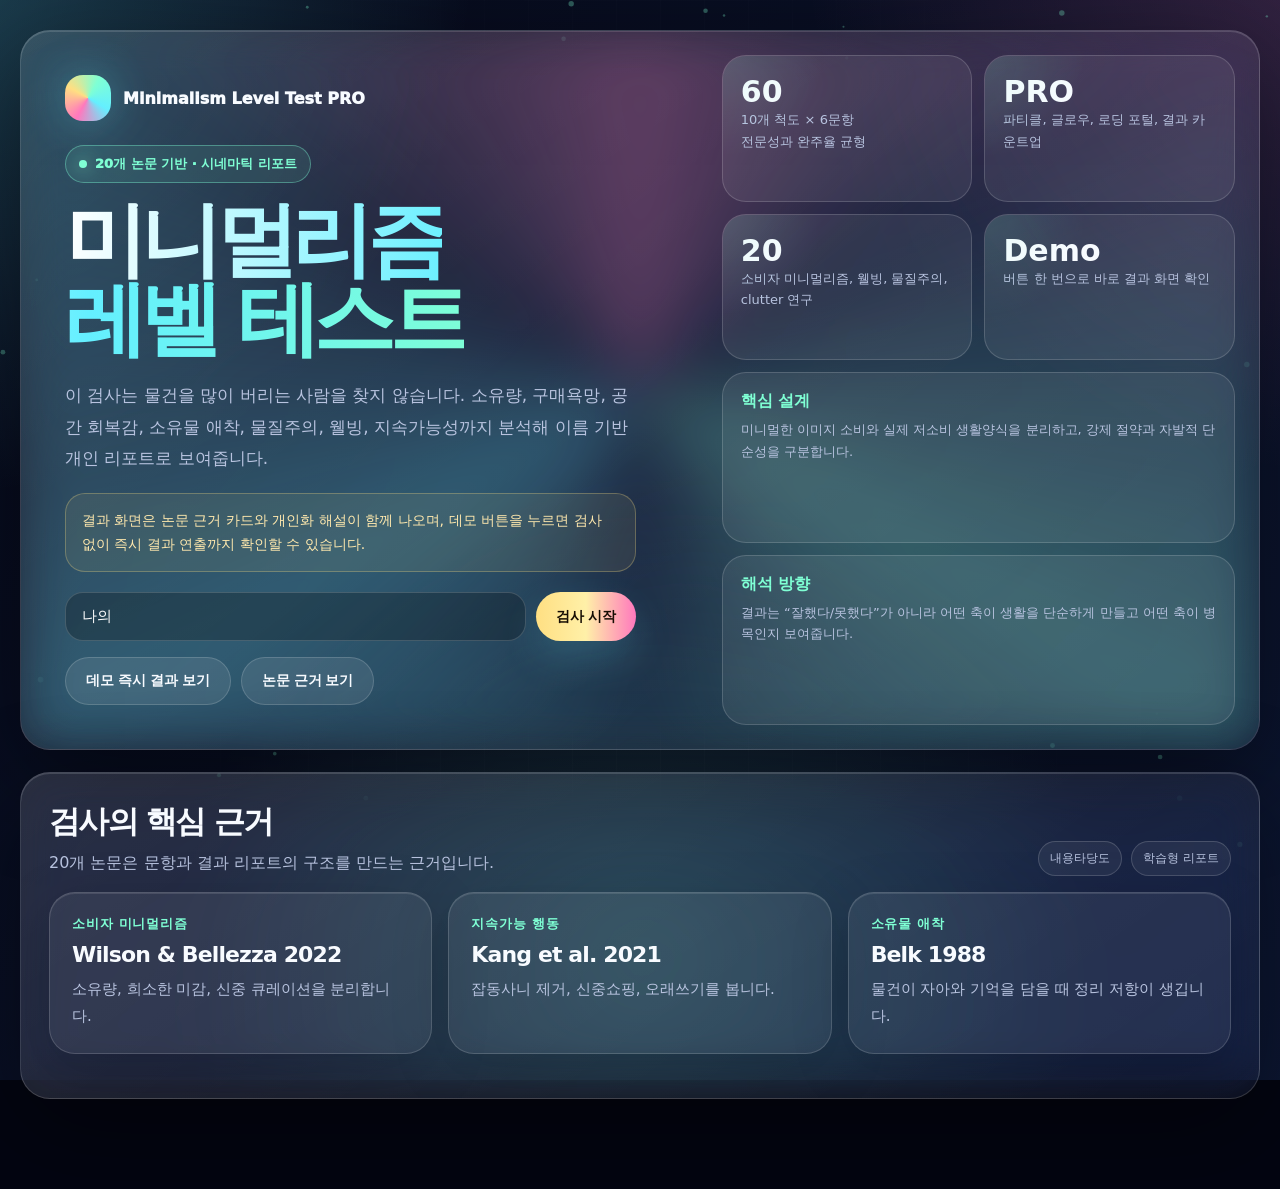
<file: pro.html>
<!doctype html><html lang="ko"><head><meta charset="utf-8"><meta name="viewport" content="width=device-width,initial-scale=1"><title>미니멀리즘 레벨 테스트 PRO</title><meta name="description" content="20개 논문 기반 미니멀리즘 레벨 테스트 PRO"><style>:root{--bg:#050715;--bg2:#0d1835;--txt:#f8fbff;--mut:#b8c3df;--line:rgba(255,255,255,.16);--glass:rgba(255,255,255,.08);--glass2:rgba(255,255,255,.14);--m:#7fffd4;--c:#64efff;--b:#94a8ff;--p:#ff78bd;--g:#ffdf82;--r:30px;--sh:0 30px 100px rgba(0,0,0,.44)}*{box-sizing:border-box}html{scroll-behavior:smooth}body{margin:0;min-height:100vh;color:var(--txt);font-family:Apple SD Gothic Neo,Noto Sans KR,system-ui,sans-serif;background:#030511;overflow-x:hidden}body:before{content:"";position:fixed;inset:-20%;z-index:-3;background:radial-gradient(circle at 10% 10%,rgba(100,239,255,.26),transparent 28%),radial-gradient(circle at 90% 8%,rgba(255,120,189,.2),transparent 28%),radial-gradient(circle at 50% 90%,rgba(127,255,212,.16),transparent 32%),linear-gradient(135deg,var(--bg),var(--bg2));animation:bgmove 16s ease-in-out infinite alternate}body:after{content:"";position:fixed;inset:0;z-index:-2;pointer-events:none;background-image:linear-gradient(rgba(255,255,255,.035) 1px,transparent 1px),linear-gradient(90deg,rgba(255,255,255,.035) 1px,transparent 1px);background-size:44px 44px;mask-image:radial-gradient(circle at center,black,transparent 82%)}@keyframes bgmove{from{transform:translate3d(-1%,0,0) scale(1)}to{transform:translate3d(1%,1%,0) scale(1.04)}}#fx{position:fixed;inset:0;z-index:-1;pointer-events:none}.wrap{width:min(1240px,calc(100% - 30px));margin:auto;padding:30px 0 90px}.glass{border:1px solid var(--line);background:linear-gradient(145deg,var(--glass2),rgba(255,255,255,.045));border-radius:var(--r);box-shadow:var(--sh),inset 0 1px 0 rgba(255,255,255,.14);backdrop-filter:blur(24px) saturate(135%);overflow:hidden}.hero{position:relative;display:grid;grid-template-columns:1.08fr .92fr;gap:18px;isolation:isolate}.hero:before{content:"";position:absolute;inset:-2px;background:conic-gradient(from 180deg,transparent,var(--c),transparent,var(--p),transparent,var(--m),transparent);opacity:.28;filter:blur(30px);z-index:-1;animation:spin 16s linear infinite}@keyframes spin{to{transform:rotate(360deg)}}.heroMain{padding:44px}.side{padding:24px;display:grid;gap:12px}.brand{display:flex;gap:12px;align-items:center;font-weight:1000;margin-bottom:24px}.logo{width:46px;height:46px;border-radius:18px;background:conic-gradient(from 120deg,var(--c),var(--p),var(--g),var(--m),var(--c));box-shadow:0 0 44px rgba(100,239,255,.32);animation:pulse 2.6s ease-in-out infinite}@keyframes pulse{50%{transform:scale(1.06);filter:saturate(1.3)}}.tag{display:inline-flex;gap:8px;align-items:center;padding:9px 13px;border-radius:999px;border:1px solid rgba(127,255,212,.38);background:rgba(127,255,212,.09);color:var(--m);font-size:13px;font-weight:950;margin-bottom:18px}.dot{width:8px;height:8px;border-radius:50%;background:var(--m);box-shadow:0 0 18px var(--m)}h1{font-size:clamp(42px,6.5vw,82px);line-height:.96;letter-spacing:-.08em;margin:0}.grad{background:linear-gradient(95deg,#fff,var(--c),var(--m),var(--g),var(--p),#fff);background-size:260% 100%;-webkit-background-clip:text;background-clip:text;color:transparent;animation:grad 7s linear infinite}@keyframes grad{to{background-position:260% 0}}.sub{font-size:17px;line-height:1.85;color:var(--mut);max-width:850px;margin:22px 0 0}.notice{margin-top:18px;padding:15px 16px;border:1px solid rgba(255,223,130,.28);background:rgba(255,223,130,.08);color:#ffe9ae;border-radius:20px;line-height:1.7;font-size:14px}.row{display:grid;grid-template-columns:1fr auto;gap:10px;margin-top:20px}input{width:100%;padding:15px 16px;border-radius:18px;border:1px solid var(--line);background:rgba(0,0,0,.24);color:#fff;outline:none;font-size:15px}.btn{position:relative;overflow:hidden;border:0;border-radius:999px;padding:14px 20px;background:linear-gradient(90deg,var(--m),var(--c),var(--b));color:#031018;font-size:14px;font-weight:1000;cursor:pointer;box-shadow:0 18px 38px rgba(100,239,255,.18);transition:.25s}.btn:after{content:"";position:absolute;inset:0;background:linear-gradient(120deg,transparent,rgba(255,255,255,.55),transparent);transform:translateX(-120%);transition:.55s}.btn:hover{transform:translateY(-2px)}.btn:hover:after{transform:translateX(120%)}.btn.secondary{background:rgba(255,255,255,.09);color:var(--txt);border:1px solid var(--line);box-shadow:none}.btn.gold{background:linear-gradient(90deg,var(--g),#fff0a8,var(--p));color:#160d03}.actions,.bottom{display:flex;gap:10px;flex-wrap:wrap;margin-top:16px}.metrics{display:grid;grid-template-columns:1fr 1fr;gap:12px}.metric,.mini{padding:18px;border:1px solid var(--line);background:rgba(255,255,255,.07);border-radius:24px;position:relative;overflow:hidden}.metric:before,.card:before{content:"";position:absolute;inset:0;background:radial-gradient(circle at 0 0,rgba(127,255,212,.16),transparent 35%);opacity:.8;pointer-events:none}.metric strong{display:block;font-size:30px}.metric span,.mini span{color:var(--mut);font-size:13px;line-height:1.58}.mini b{display:block;color:var(--m);margin-bottom:7px}.progress{position:sticky;top:12px;z-index:20;margin:22px 0;padding:16px 18px;display:grid;grid-template-columns:auto 1fr auto;gap:16px;align-items:center}.bar{height:13px;border-radius:999px;background:rgba(255,255,255,.1);overflow:hidden}.fill{height:100%;width:0;background:linear-gradient(90deg,var(--m),var(--c),var(--b),var(--p));transition:.35s}.small{font-size:14px;color:var(--mut);white-space:nowrap}.hide{display:none!important}.sectionHead{display:flex;justify-content:space-between;align-items:end;gap:16px;margin:32px 0 16px}.sectionHead h2{font-size:31px;letter-spacing:-.055em;margin:0}.sectionHead p{color:var(--mut);line-height:1.58;margin:7px 0 0}.chipRow{display:flex;gap:9px;flex-wrap:wrap}.chip{border:1px solid var(--line);background:rgba(255,255,255,.06);color:var(--mut);padding:8px 11px;border-radius:999px;font-size:12px}.test{display:grid;gap:16px}.q{padding:22px;border:1px solid var(--line);background:rgba(255,255,255,.067);border-radius:26px;box-shadow:0 14px 55px rgba(0,0,0,.2),inset 0 1px 0 rgba(255,255,255,.12);animation:rise .45s ease both}.q.answered{background:linear-gradient(145deg,rgba(127,255,212,.12),rgba(255,255,255,.055));border-color:rgba(127,255,212,.4)}@keyframes rise{from{opacity:0;transform:translateY(14px)}to{opacity:1;transform:none}}.qtop{display:flex;justify-content:space-between;gap:10px;margin-bottom:12px}.qnum{color:var(--m);font-size:13px;font-weight:1000}.qaxis{font-size:12px;color:var(--mut);border:1px solid var(--line);border-radius:999px;padding:6px 10px;background:rgba(0,0,0,.12)}.qtext{font-size:18px;line-height:1.63;margin:0 0 16px}.opts{display:grid;grid-template-columns:repeat(5,1fr);gap:10px}.opt{border:1px solid rgba(255,255,255,.14);background:rgba(255,255,255,.058);color:var(--txt);border-radius:18px;padding:13px 8px;min-height:62px;font-size:13px;line-height:1.35;cursor:pointer;transition:.2s}.opt:hover{transform:translateY(-2px);border-color:rgba(127,255,212,.5)}.opt.sel{border-color:rgba(127,255,212,.86);background:linear-gradient(145deg,rgba(127,255,212,.25),rgba(148,168,255,.17));box-shadow:0 12px 30px rgba(127,255,212,.14)}.warn{display:none;text-align:center;color:var(--g);margin-top:12px}.report{display:none;margin-top:28px}.report.show{animation:reportIn .8s cubic-bezier(.2,.8,.2,1) both}@keyframes reportIn{from{opacity:0;transform:translateY(30px) scale(.98);filter:blur(8px)}to{opacity:1;transform:none;filter:none}}.nav{position:sticky;top:12px;z-index:30;margin:18px 0;padding:12px;border-radius:24px;border:1px solid var(--line);background:rgba(4,8,18,.82);backdrop-filter:blur(18px);display:flex;gap:8px;flex-wrap:wrap;box-shadow:0 18px 58px rgba(0,0,0,.26)}.nav button{border:1px solid var(--line);background:rgba(255,255,255,.075);color:#e8efff;padding:10px 12px;border-radius:999px;font-weight:900;font-size:12px;cursor:pointer}.reportHero{display:grid;grid-template-columns:.85fr 1.15fr;gap:24px;padding:34px;align-items:center}.badge{position:relative;border-radius:36px;padding:30px;text-align:center;background:linear-gradient(145deg,rgba(127,255,212,.2),rgba(148,168,255,.16),rgba(255,119,188,.12));border:1px solid rgba(255,255,255,.3);min-height:350px;display:grid;place-items:center;overflow:hidden}.badge:before{content:"";position:absolute;inset:-40%;background:conic-gradient(transparent,var(--m),transparent,var(--p),transparent,var(--c),transparent);animation:spin 12s linear infinite;opacity:.28}.badge>div{position:relative}.score{font-size:clamp(60px,8vw,96px);line-height:1;font-weight:1000;letter-spacing:-.085em;color:var(--m);text-shadow:0 0 42px rgba(127,255,212,.38)}.level{font-size:26px;font-weight:1000;margin-top:14px}.type{color:#e8efff;font-size:16px;margin-top:10px;line-height:1.62}.copy h2{font-size:clamp(32px,4.5vw,55px);line-height:1.08;margin:0 0 14px}.copy p{font-size:17px;line-height:1.85;color:var(--mut);margin:0}.stamp{display:inline-flex;border:1px solid rgba(255,223,130,.36);background:rgba(255,223,130,.1);color:var(--g);border-radius:999px;padding:8px 12px;font-size:12px;font-weight:950;margin-bottom:14px}.grid2{display:grid;grid-template-columns:repeat(2,1fr);gap:16px;margin:16px 0}.grid3{display:grid;grid-template-columns:repeat(3,1fr);gap:16px;margin:16px 0}.card,.resultCard,.visualCard,.evidenceFrame{position:relative;overflow:hidden;padding:22px;border-radius:26px;background:rgba(255,255,255,.068);border:1px solid var(--line);box-shadow:0 16px 58px rgba(0,0,0,.18),inset 0 1px 0 rgba(255,255,255,.11)}.card:hover,.resultCard:hover,.visualCard:hover,.evidenceFrame:hover{transform:translateY(-2px);transition:.25s}.card h3,.visualCard h3{font-size:21px;margin:0 0 13px}.card p,.card li,.visualCard p,.evidenceFrame p,.resultCard span{font-size:15px;line-height:1.82;color:var(--mut)}.wide{grid-column:1/-1}.resultCard b,.evidenceFrame b{display:block;font-size:13px;color:var(--m);letter-spacing:.06em;margin-bottom:8px}.resultCard strong,.evidenceFrame strong{display:block;font-size:22px;line-height:1.25;margin-bottom:8px;letter-spacing:-.04em}.paragraph{padding:18px;border-radius:22px;background:rgba(0,0,0,.14);border:1px solid var(--line);margin:12px 0;color:var(--mut);line-height:1.92}.scorePair{margin:12px 0 16px}.scoreTop{display:flex;justify-content:space-between;gap:10px;margin-bottom:8px;font-size:13px;color:var(--mut)}.meter{height:12px;border-radius:999px;background:rgba(255,255,255,.1);overflow:hidden}.meterFill{height:100%;border-radius:999px;background:linear-gradient(90deg,var(--m),var(--c),var(--b));width:0;transition:width 1s ease}.meterFill.alt{background:linear-gradient(90deg,var(--g),var(--p),var(--b))}.visualSvg{width:100%;height:auto;display:block}.ref{padding:13px;border-radius:18px;border:1px solid var(--line);background:rgba(255,255,255,.045);font-size:13px;color:var(--mut);line-height:1.62;margin-bottom:10px}.loader{position:fixed;inset:0;background:rgba(3,5,17,.88);backdrop-filter:blur(18px);z-index:100;display:none;place-items:center}.loader.on{display:grid}.portal{width:min(440px,86vw);aspect-ratio:1;border-radius:50%;border:1px solid rgba(255,255,255,.22);display:grid;place-items:center;background:radial-gradient(circle,rgba(127,255,212,.22),transparent 58%);box-shadow:0 0 80px rgba(100,239,255,.22);animation:portal 1.3s ease-in-out infinite alternate}.portal:before{content:"";position:absolute;width:min(340px,70vw);aspect-ratio:1;border-radius:50%;border:2px dashed rgba(255,255,255,.22);animation:spin 4s linear infinite}.portal b{position:relative;font-size:22px}.spark{position:fixed;width:8px;height:8px;border-radius:50%;background:var(--m);pointer-events:none;z-index:120;animation:spark .8s ease-out forwards}@keyframes spark{to{transform:translate(var(--x),var(--y)) scale(0);opacity:0}}@keyframes portal{to{transform:scale(1.05);filter:hue-rotate(25deg)}}@media(max-width:980px){.hero,.reportHero,.grid2,.grid3,.metrics{grid-template-columns:1fr}.opts{grid-template-columns:1fr}.progress{grid-template-columns:1fr}.wrap{width:min(100% - 20px,1240px);padding-top:14px}.heroMain,.reportHero{padding:24px}.q{padding:18px}.qtext{font-size:16px}.opt{font-size:14px}.row{grid-template-columns:1fr}}@media print{body{background:#fff!important;color:#111}.hero,.progress,.test,.actions,.nav,.bottom,#fx,.loader{display:none!important}.report{display:block!important}.glass,.card,.resultCard,.visualCard,.evidenceFrame,.ref,.paragraph{box-shadow:none!important;background:#fff!important;border:1px solid #ddd!important;color:#111}.card p,.card li,.copy p,.resultCard span,.visualCard p,.evidenceFrame p,.ref,.paragraph{color:#333!important}.score{color:#111;text-shadow:none}.wrap{width:100%;padding:0 12mm}}</style></head><body><canvas id="fx"></canvas><div class="loader" id="loader"><div class="portal"><b>분석 중...</b></div></div><div class="wrap"><section class="hero glass" id="hero"><div class="heroMain"><div class="brand"><div class="logo"></div><div>Minimalism Level Test PRO</div></div><div class="tag"><span class="dot"></span>20개 논문 기반 · 시네마틱 리포트</div><h1><span class="grad">미니멀리즘<br>레벨 테스트</span></h1><p class="sub">이 검사는 물건을 많이 버리는 사람을 찾지 않습니다. 소유량, 구매욕망, 공간 회복감, 소유물 애착, 물질주의, 웰빙, 지속가능성까지 분석해 이름 기반 개인 리포트로 보여줍니다.</p><div class="notice">결과 화면은 논문 근거 카드와 개인화 해설이 함께 나오며, 데모 버튼을 누르면 검사 없이 즉시 결과 연출까지 확인할 수 있습니다.</div><div class="row"><input id="nameInput" value="나의" placeholder="이름 또는 별명"><button class="btn gold" onclick="startTest()">검사 시작</button></div><div class="actions"><button class="btn secondary" onclick="demoResult()">데모 즉시 결과 보기</button><button class="btn secondary" onclick="scrollToSection('evidenceIntro')">논문 근거 보기</button></div></div><div class="side"><div class="metrics"><div class="metric"><strong>60</strong><span>10개 척도 × 6문항<br>전문성과 완주율 균형</span></div><div class="metric"><strong>PRO</strong><span>파티클, 글로우, 로딩 포털, 결과 카운트업</span></div><div class="metric"><strong>20</strong><span>소비자 미니멀리즘, 웰빙, 물질주의, clutter 연구</span></div><div class="metric"><strong>Demo</strong><span>버튼 한 번으로 바로 결과 화면 확인</span></div></div><div class="mini"><b>핵심 설계</b><span>미니멀한 이미지 소비와 실제 저소비 생활양식을 분리하고, 강제 절약과 자발적 단순성을 구분합니다.</span></div><div class="mini"><b>해석 방향</b><span>결과는 “잘했다/못했다”가 아니라 어떤 축이 생활을 단순하게 만들고 어떤 축이 병목인지 보여줍니다.</span></div></div></section><div class="progress glass hide" id="progressBox"><div class="small" id="countText">0/60</div><div class="bar"><div class="fill" id="fill"></div></div><div class="small" id="remainText">남은 문항 60개</div></div><section id="testArea" class="hide"><div class="sectionHead"><div><h2>검사 문항</h2><p>현재 생활 기준으로 답하세요. 실제 반복되는 행동과 느낌을 선택하는 것이 정확합니다.</p></div><div class="chipRow"><span class="chip">5점 척도</span><span class="chip">60문항</span><span class="chip">자동 저장</span></div></div><div id="questions" class="test"></div><div class="warn" id="warn"></div><div class="bottom"><button class="btn" onclick="analyzeWithFx()">결과 분석하기</button><button class="btn secondary" onclick="saveAnswers()">응답 저장</button><button class="btn secondary" onclick="resetAnswers()">초기화</button></div></section><section id="evidenceIntro" class="glass" style="padding:28px;margin-top:22px"><div class="sectionHead" style="margin-top:0"><div><h2>검사의 핵심 근거</h2><p>20개 논문은 문항과 결과 리포트의 구조를 만드는 근거입니다.</p></div><div class="chipRow"><span class="chip">내용타당도</span><span class="chip">학습형 리포트</span></div></div><div class="grid3" id="evidencePreview"></div></section><section id="report" class="report"><div class="nav"><button onclick="scrollToSection('summary')">요약</button><button onclick="scrollToSection('story')">개인 서사</button><button onclick="scrollToSection('axisReport')">점수</button><button onclick="scrollToSection('deep')">정밀 해석</button><button onclick="scrollToSection('learningGuide')">학습</button><button onclick="scrollToSection('references')">근거</button></div><div class="reportHero glass" id="summary"><div class="badge"><div><div class="score" id="scoreText">0</div><div class="level" id="levelName">레벨 분석</div><div class="type" id="typeName">유형 분석</div></div></div><div class="copy"><div class="stamp">CINEMATIC RESEARCH REPORT</div><h2 id="reportTitle">미니멀리즘 결과 리포트</h2><p id="summaryText"></p><div class="grid3" id="summaryCards"></div></div></div><div class="card wide" id="story"><h3>이름 기반 생활 서사 해석</h3><div id="storyText"></div></div><div class="grid2" id="axisReport"><div class="visualCard"><h3>10개 척도 레이더</h3><div id="radar"></div><p>각 척도는 미니멀리즘에 유리한 방향으로 100점 환산됩니다.</p></div><div class="visualCard"><h3>위험 신호 프로필</h3><div id="riskBars"></div><p>위험 신호는 성격 문제가 아니라 생활 설계에서 먼저 줄여야 할 압력입니다.</p></div></div><div class="card wide"><h3>축별 상세 점수</h3><div id="axisBars"></div></div><div class="grid3" id="deep"></div><div class="card wide" id="learningGuide"><h3>이 검사를 통해 배우는 미니멀리즘</h3><p id="learningText"></p><div class="grid2" id="scaleLessons"></div></div><div class="grid2"><div class="card"><h3>7일 실천 처방</h3><ul id="planList"></ul></div><div class="card"><h3>해석 안정도와 주의점</h3><div id="validityBox"></div></div></div><div class="card wide"><h3>논문 근거형 해설 카드</h3><div class="grid2" id="evidenceCards"></div></div><div class="card wide" id="references"><h3>근거 문헌 20</h3><div id="refs"></div></div><div class="bottom"><button class="btn" onclick="window.print()">PDF 저장</button><button class="btn secondary" onclick="copySummary()">요약 복사</button><button class="btn secondary" onclick="shareLink()">결과 링크 복사</button><button class="btn secondary" onclick="restart()">다시 검사</button></div></section></div><script>const AXES={OWN:{name:'소유량 절제',paper:'Wilson & Bellezza 2022 · Blackburn et al. 2025',desc:'물건 수와 유입을 의식적으로 줄이는 능력입니다.'},SHOP:{name:'신중한 쇼핑',paper:'Iwata 1997/2006 · Kang et al. 2021',desc:'구매 전 필요, 사용 빈도, 보관 부담을 확인하는 능력입니다.'},LONG:{name:'오래 쓰기·자기충족',paper:'Leonard-Barton 1981 · Rich et al. 2020',desc:'가진 것을 오래 쓰고 직접 관리하는 능력입니다.'},CUR:{name:'큐레이션 적합성',paper:'Wilson & Bellezza 2022',desc:'물건이 내 삶과 맞는지 선별하는 능력입니다.'},SPACE:{name:'공간 회복감',paper:'Roster et al. 2016 · Lloyd & Pennington 2020',desc:'집이 휴식과 집중을 회복시키는 정도입니다.'},DETACH:{name:'소유물 분리력',paper:'Belk 1988',desc:'기억과 정체성을 물건 자체와 분리하는 능력입니다.'},NONMAT:{name:'물질주의 저항성',paper:'Richins & Dawson 1992',desc:'소비를 행복과 성공의 핵심 증거로 보지 않는 정도입니다.'},DESIRE:{name:'욕망·비교 통제',paper:'Boujbel & d’Astous 2012 · Chen et al. 2024',desc:'소비욕망과 사회비교 압력을 조절하는 능력입니다.'},WELL:{name:'비물질적 만족',paper:'Rich, Hanna & Wright 2017 · Hook et al. 2023',desc:'시간, 회복, 관계, 배움에서 만족을 얻는 정도입니다.'},SUST:{name:'지속가능성',paper:'Kang et al. 2021 · Blackburn et al. 2025',desc:'구매, 사용, 폐기, 환경발자국까지 고려하는 정도입니다.'}};const raw=[['OWN','나는 물건을 많이 갖는 것보다 필요한 것만 갖는 삶을 선호한다.'],['OWN','나는 같은 기능의 물건을 여러 개 가지고 있으면 불편하다.'],['OWN','나는 새 물건을 들일 때 기존 물건을 줄일지 함께 생각한다.'],['OWN','나는 수납공간을 늘리기보다 소유물 자체를 줄이는 편이 낫다고 본다.'],['OWN','나는 물건이 많을수록 삶이 풍요롭다고 느낀다.',1,'materialism'],['OWN','나는 물건 수 자체를 의식적으로 관리하는 편이다.'],['SHOP','나는 물건을 사기 전 실제 필요성과 사용 빈도를 먼저 따진다.'],['SHOP','나는 구매 전 이미 가진 물건으로 대체할 수 있는지 확인한다.'],['SHOP','나는 할인이나 한정판매 문구에 쉽게 흔들린다.',1,'desire'],['SHOP','나는 장바구니에 넣은 뒤 시간을 두고 다시 판단하는 편이다.'],['SHOP','나는 물건을 살 때 보관, 관리, 폐기 부담까지 생각한다.'],['SHOP','나는 마음에 들면 필요성을 깊이 따지기 전에 일단 사두는 편이다.',1,'impulse'],['LONG','나는 물건이 아직 쓸 만하면 새 제품으로 바꾸지 않는다.'],['LONG','나는 고장 난 물건을 바로 버리기보다 수리 가능성을 먼저 본다.'],['LONG','나는 작은 불편은 구매보다 조정, 수리, 재배치로 먼저 해결하려 한다.'],['LONG','나는 더 좋은 모델이 나오면 기존 제품이 멀쩡해도 바꾸고 싶다.',1,'replacement'],['LONG','나는 물건을 오래 쓰기 위해 관리하는 편이다.'],['LONG','나는 직접 고치고 관리할 수 있는 물건을 선호한다.'],['CUR','나는 물건을 살 때 내 삶에 정말 맞는지 신중하게 판단한다.'],['CUR','나는 물건의 수보다 물건 하나하나의 적합성을 더 중요하게 본다.'],['CUR','나는 내 공간에 남은 물건들이 내 삶의 방향과 맞기를 원한다.'],['CUR','나는 예쁘다는 이유만으로 물건을 사거나 보관하는 편이다.',1,'style'],['CUR','나는 구매 전 이 물건이 내 생활을 단순하게 할지 복잡하게 할지 생각한다.'],['CUR','나는 물건을 선별하기보다 마음에 들면 일단 들이는 편이다.',1,'impulse'],['SPACE','나는 집에 들어오면 마음이 안정된다.'],['SPACE','나는 집에서 진짜 쉬고 있다는 느낌을 받는다.'],['SPACE','나는 눈에 보이는 물건이 많으면 쉽게 피곤해진다.',1,'clutter'],['SPACE','나는 물건 때문에 책상, 식탁, 바닥, 침대의 원래 기능을 못 쓸 때가 있다.',1,'clutter'],['SPACE','나는 비운 공간에서 심리적 여백을 느낀다.'],['SPACE','나는 내 집이 물건 보관소처럼 느껴질 때가 있다.',1,'clutter'],['DETACH','나는 추억과 물건을 어느 정도 분리해서 생각할 수 있다.'],['DETACH','나는 사진이나 기록으로 기억을 남기고 물건은 정리할 수 있다.'],['DETACH','나는 비싸게 산 물건이라도 현재 삶에 맞지 않으면 정리할 수 있다.'],['DETACH','나는 언젠가의 나를 위해 지금의 공간을 많이 내어주는 편이다.',1,'attachment'],['DETACH','나는 물건을 버리면 그 기억까지 사라질 것 같은 느낌이 든다.',1,'attachment'],['DETACH','나는 선물의 마음과 물건 자체를 구분할 수 있다.'],['NONMAT','나는 물건보다 시간과 에너지가 더 중요한 자원이라고 생각한다.'],['NONMAT','나는 좋은 집, 차, 브랜드가 성공의 핵심 표시라고 느낀다.',1,'status'],['NONMAT','나는 물건을 사지 않아도 충분히 만족스러운 하루를 만들 수 있다.'],['NONMAT','나는 더 좋은 물건을 살 수 있다면 지금보다 훨씬 행복해질 것 같다.',1,'materialism'],['NONMAT','나는 검소한 소비가 성공과 모순되지 않는다고 생각한다.'],['NONMAT','나는 브랜드보다 실제 사용성과 내 생활 적합성을 더 중요하게 본다.'],['DESIRE','나는 사고 싶은 마음이 생겨도 바로 구매하지 않고 시간을 둔다.'],['DESIRE','나는 원하는 것과 필요한 것을 구분하려고 한다.'],['DESIRE','나는 SNS나 주변 사람의 소비를 보면 소비욕구가 커진다.',1,'comparison'],['DESIRE','나는 남들이 많이 사도 내게 필요 없으면 사지 않는다.'],['DESIRE','나는 소비욕망이 생겼을 때 그 이유를 생각해본다.'],['DESIRE','나는 소비 수준이 그 사람의 경제적 능력을 보여준다고 생각한다.',1,'status'],['WELL','나는 물건보다 시간, 회복, 관계, 배움, 창작에서 더 큰 만족을 느낀다.'],['WELL','나는 소비를 줄이면 내 삶의 주도권이 커진다고 느낀다.'],['WELL','나는 단순한 생활이 정서적 가벼움과 회복감에 도움이 된다고 느낀다.'],['WELL','나는 원하는 물건을 충분히 못 사면 삶 전체가 불만족스럽다.',1,'desire'],['WELL','나는 물건을 줄이는 과정에서 내가 중요하게 여기는 것이 더 선명해진다.'],['WELL','나는 적게 소유해도 충분히 만족스러운 삶을 만들 수 있다고 느낀다.'],['SUST','나는 물건을 덜 사고 오래 쓰는 것이 지속가능한 생활의 일부라고 본다.'],['SUST','나는 제품의 생산, 사용, 폐기 과정을 어느 정도 생각한다.'],['SUST','나는 버리는 양과 포장재를 줄이려는 편이다.'],['SUST','나는 미니멀한 이미지보다 실제 소비량과 폐기물이 줄어드는지가 더 중요하다고 본다.'],['SUST','나는 새 제품 구매보다 중고, 수리, 재사용, 공유를 긍정적으로 본다.'],['SUST','나는 환경효과보다 깔끔한 미니멀 이미지가 더 중요하다고 느낀다.',1,'style']];const Q=raw.map((x,i)=>({id:i+1,axis:x[0],text:x[1],reverse:!!x[2],risk:x[3]?[x[3]]:[]}));const PAPERS=['Leonard-Barton 1981 · Voluntary simplicity lifestyles and energy conservation','Iwata 1997 · Attitudinal and behavioral correlates of voluntary simplicity lifestyles','Iwata 2006 · Consumerism and lifestyle as correlates of voluntary simplicity','Etzioni 1998 · Voluntary Simplicity','Huneke 2005 · The face of the un-consumer','Iyer & Muncy 2009 · Purpose and object of anti-consumption','Rich, Wright & Bennett 2020 · Voluntary Simplicity Engagement Scale','Osikominu & Bocken 2020 · A voluntary simplicity lifestyle','Boujbel & d’Astous 2012 · Voluntary simplicity and life satisfaction','Rich, Hanna & Wright 2017 · Simply satisfied','Lloyd & Pennington 2020 · Towards a theory of minimalism and wellbeing','Hook et al. 2023 · Minimalism, voluntary simplicity, and well-being','Kang, Martinez & Johnson 2021 · Minimalism as a sustainable lifestyle','Wilson & Bellezza 2022 · Consumer Minimalism','Pangarkar, Shukla & Taylor 2021 · Minimalism in consumption','Chen, Kou & Lv 2024 · Stand out or fit in','Blackburn, Leviston & Walker 2025 · Environmental impact and wellbeing benefits of minimalism','Belk 1988 · Possessions and the Extended Self','Richins & Dawson 1992 · Material Values Scale','Roster, Ferrari & Jurkat 2016 · The dark side of home'];const OPT=[[1,'전혀 아니다'],[2,'아니다'],[3,'보통이다'],[4,'그렇다'],[5,'매우 그렇다']];let ans=JSON.parse(localStorage.getItem('minpro')||'{}'),last=null;const $=id=>document.getElementById(id),esc=s=>String(s??'').replace(/[&<>"']/g,m=>({'&':'&amp;','<':'&lt;','>':'&gt;','"':'&quot;',"'":'&#39;'}[m])),nm=()=>($('nameInput').value||'나').trim()||'나';function scrollToSection(id){$(id)?.scrollIntoView({behavior:'smooth',block:'start'})}function startTest(){$('testArea').classList.remove('hide');$('progressBox').classList.remove('hide');renderQ();upd();setTimeout(()=>scrollToSection('testArea'),80)}function renderQ(){$('questions').innerHTML=Q.map(q=>`<div class="q ${ans[q.id]?'answered':''}" id="q${q.id}"><div class="qtop"><div class="qnum">Q${String(q.id).padStart(2,'0')}</div><div class="qaxis">${AXES[q.axis].name}</div></div><p class="qtext">${esc(q.text)}</p><div class="opts">${OPT.map(o=>`<button class="opt ${ans[q.id]===o[0]?'sel':''}" onclick="sel(${q.id},${o[0]})">${o[1]}</button>`).join('')}</div></div>`).join('')}function sel(id,v){ans[id]=v;localStorage.setItem('minpro',JSON.stringify(ans));renderQ();upd();spark()}function upd(){let n=Object.keys(ans).length;$('countText').textContent=`${n}/60`;$('remainText').textContent=`남은 문항 ${60-n}개`;$('fill').style.width=n/60*100+'%'}function saveAnswers(){localStorage.setItem('minpro',JSON.stringify(ans));alert('저장했습니다.')}function resetAnswers(){ans={};localStorage.removeItem('minpro');renderQ();upd()}function demoResult(){ans={};Q.forEach(q=>{ans[q.id]=q.reverse?2:4+(Math.random()>.72?1:0)});['DETACH','DESIRE'].forEach(ax=>Q.filter(q=>q.axis==ax).forEach(q=>ans[q.id]=q.reverse?3:3));localStorage.setItem('minpro',JSON.stringify(ans));analyzeWithFx(true)}function analyzeWithFx(skip){if(!skip){let m=Q.filter(q=>!ans[q.id]).map(q=>q.id);if(m.length){$('warn').style.display='block';$('warn').textContent=`아직 ${m.length}개 문항이 남았습니다. 첫 미응답 문항은 ${m[0]}번입니다.`;$('q'+m[0]).scrollIntoView({behavior:'smooth',block:'center'});return}}$('loader').classList.add('on');setTimeout(()=>{$('loader').classList.remove('on');last=compute();renderR(last);confetti();scrollToSection('summary')},900)}function pct(x){return Math.round(Math.max(0,Math.min(100,x)))}function compute(){let sums={},cnt={};Object.keys(AXES).forEach(a=>{sums[a]=0;cnt[a]=0});let risk={style:0,materialism:0,comparison:0,attachment:0,clutter:0,impulse:0,desire:0,status:0,replacement:0},rc={};Object.keys(risk).forEach(k=>rc[k]=0);Q.forEach(q=>{let raw=ans[q.id],sc=q.reverse?6-raw:raw;sums[q.axis]+=sc;cnt[q.axis]++;q.risk.forEach(k=>{risk[k]+=raw;rc[k]++})});let axis={};Object.keys(AXES).forEach(a=>axis[a]=pct(((sums[a]/cnt[a])-1)/4*100));let overall=pct(Object.values(axis).reduce((a,b)=>a+b,0)/10),rp={};Object.keys(risk).forEach(k=>rp[k]=rc[k]?pct(((risk[k]/rc[k])-1)/4*100):0);let vals=Q.map(q=>ans[q.id]),mean=vals.reduce((a,b)=>a+b,0)/60,sd=Math.sqrt(vals.reduce((a,b)=>a+(b-mean)**2,0)/60),conf=92;if(sd<.45)conf-=22;if(mean>4.55||mean<1.45)conf-=14;let strengths=Object.entries(axis).sort((a,b)=>b[1]-a[1]).slice(0,3),lows=Object.entries(axis).sort((a,b)=>a[1]-b[1]).slice(0,3);return{axis,risk:rp,overall,level:level(overall),type:type(axis,rp,overall),confidence:Math.max(52,Math.min(96,Math.round(conf))),mean:mean.toFixed(1),sd:sd.toFixed(2),strengths,lows}}function level(s){if(s>=85)return{name:'레벨 5 · 가치 통합 미니멀형',text:'단순한 삶이 소비, 공간, 시간, 가치, 웰빙, 지속가능성까지 연결된 상태입니다.'};if(s>=70)return{name:'레벨 4 · 생활 단순화 실천형',text:'구매와 소유를 실제로 조절하며 단순한 생활방식이 일상 루틴으로 들어온 단계입니다.'};if(s>=55)return{name:'레벨 3 · 신중 소비 전환형',text:'미니멀리즘 필요성을 인식하고 일부 행동으로 옮기지만 특정 조건에서는 흔들릴 수 있습니다.'};if(s>=40)return{name:'레벨 2 · 단순성 관심형',text:'정리와 단순한 삶에는 끌리지만 구매, 애착, 비교, 물질주의 압력이 아직 강할 수 있습니다.'};return{name:'레벨 1 · 소비·소유 자동반응형',text:'소비와 소유가 자동화되어 있을 가능성이 높습니다.'}}function type(a,r,o){if(o>=85&&a.SUST>=75&&a.WELL>=75)return{name:'고차 통합형 미니멀리스트',short:'소비 과정과 삶의 가치가 함께 단순화되는 유형'};if(r.style>=68&&a.OWN<62)return{name:'미니멀 스타일 소비형',short:'미니멀한 이미지는 좋아하지만 실제 소비량 절제는 별도 과제'};if(a.SUST>=78&&a.LONG>=72)return{name:'지속가능 실천형',short:'덜 사고 오래 쓰고 폐기까지 고려하는 환경효과형'};if(a.SPACE>=78&&a.WELL>=72)return{name:'정신적 여백형',short:'공간의 여백이 마음의 여백과 회복감으로 이어지는 유형'};if(a.CUR>=78&&a.OWN>=65)return{name:'큐레이션형 미니멀리스트',short:'삶과 물건의 적합성을 정교하게 선별하는 유형'};if(a.DETACH<45)return{name:'소유물 애착 저항형',short:'추억, 성취, 미래자아가 물건 정리를 어렵게 만드는 유형'};if(a.NONMAT<45)return{name:'물질주의 갈등형',short:'소비행복·소유성공 신념이 남아 있는 유형'};if(a.DESIRE<45)return{name:'비교·욕망 취약형',short:'SNS, 지위동기, 구매욕구가 미니멀리즘을 흔드는 유형'};return{name:'균형 전환형',short:'강점과 방해요인이 섞인 전환기 유형'}}function card(c){return`<div class="resultCard"><b>${esc(c[0])}</b><strong>${esc(c[1])}</strong><span>${esc(c[2])}</span></div>`}function renderR(r){let name=nm();$('report').style.display='block';$('report').classList.add('show');$('hero').style.display='none';$('testArea').classList.add('hide');$('progressBox').classList.add('hide');countUp(r.overall);$('levelName').textContent=r.level.name;$('typeName').textContent=r.type.name;$('reportTitle').textContent=`${name}님의 미니멀리즘 PRO 리포트`;$('summaryText').textContent=`${name}님의 결과는 ${r.type.name}입니다. ${r.type.short}. ${r.level.text} 이 리포트는 ${name}님이 물건을 얼마나 버렸는가보다 무엇 때문에 사고, 무엇 때문에 보관하고, 어디에서 만족을 얻는지를 중심으로 해석합니다.`;$('summaryCards').innerHTML=[['종합 점수',r.overall+'점',`${name}님의 10개 척도 평균입니다.`],['대표 유형',r.type.name,`${name}님의 응답에서 가장 강하게 나타난 생활 서사입니다.`],['해석 안정도',r.confidence+'%',r.confidence>=85?`${name}님의 응답은 비교적 안정적입니다.`:`${name}님의 결과는 생활설계용 가설로 읽는 것이 좋습니다.`]].map(card).join('');story(r,name);radar(r.axis);axisBars(r.axis,name);riskBars(r.risk);deep(r,name);learning(r,name);plan(r,name);validity(r,name);evidence();refs();setTimeout(()=>document.querySelectorAll('.meterFill').forEach(el=>el.style.width=el.dataset.w),80)}function countUp(target){let n=0,el=$('scoreText'),t=setInterval(()=>{n+=Math.max(1,Math.ceil((target-n)/9));if(n>=target){n=target;clearInterval(t)}el.textContent=n},22)}function story(r,name){let top=r.strengths.map(([k])=>AXES[k].name).join(', '),low=r.lows.map(([k])=>AXES[k].name).join(', '),t=r.strengths[0][0],l=r.lows[0][0];let arr=[`${name}님의 미니멀리즘은 단순히 깔끔한 방을 좋아하는 취향만으로 설명되지 않습니다. 이번 결과에서 ${name}님은 ${top}에서 강점이 나타났고, ${low}에서는 상대적으로 에너지가 더 필요합니다.`,`${name}님에게 가장 강한 축은 ${AXES[t].name}입니다. ${AXES[t].paper}의 관점에서 보면, 이 점수는 ${name}님이 복잡도를 줄이는 데 이미 사용할 수 있는 생활 능력을 보여줍니다.`,`${name}님에게 가장 낮게 나온 축은 ${AXES[l].name}입니다. 낮은 점수는 실패가 아니라 설계 지점입니다. ${name}님은 여기서 더 강한 의지보다 마찰을 줄이는 구조가 필요합니다.`,`${name}님의 좋은 미니멀리즘은 남의 인테리어 사진처럼 보이는 삶이 아니라, ${name}님의 시간 비용, 감정 비용, 관리 비용, 비교 비용을 낮추는 삶입니다.`];$('storyText').innerHTML=arr.map(x=>`<div class="paragraph">${esc(x)}</div>`).join('')}function axisBars(axis,name){$('axisBars').innerHTML=Object.entries(axis).map(([k,v])=>`<div class="scorePair"><div class="scoreTop"><b>${AXES[k].name}</b><span>${v}점</span></div><div class="meter"><div class="meterFill" data-w="${v}%"></div></div><p style="margin:7px 0 0;color:var(--mut);font-size:13px;line-height:1.6">${name}님에게 이 축은 ${AXES[k].desc} 근거: ${AXES[k].paper}</p></div>`).join('')}function riskBars(risk){let labels={style:'미감형 소비 위험',materialism:'물질주의 압력',comparison:'사회비교 취약성',attachment:'소유물 애착 저항',clutter:'공간 압박',impulse:'충동구매',desire:'소비욕망 압력',status:'지위소비 신호',replacement:'교체 욕구'};$('riskBars').innerHTML=Object.entries(risk).filter(([k,v])=>v>0).map(([k,v])=>`<div class="scorePair"><div class="scoreTop"><b>${labels[k]}</b><span>${v}점</span></div><div class="meter"><div class="meterFill alt" data-w="${v}%"></div></div></div>`).join('')}function radar(axis){let keys=Object.keys(AXES),cx=210,cy=210,R=150;function p(i,val){let a=-Math.PI/2+i*2*Math.PI/keys.length,rr=R*val/100;return[cx+Math.cos(a)*rr,cy+Math.sin(a)*rr]}$('radar').innerHTML=`<svg class="visualSvg" viewBox="0 0 420 420">${[20,40,60,80,100].map(v=>`<polygon points="${keys.map((k,i)=>p(i,v).join(',')).join(' ')}" fill="none" stroke="rgba(255,255,255,.13)"/>`).join('')}${keys.map((k,i)=>`<line x1="${cx}" y1="${cy}" x2="${p(i,100)[0]}" y2="${p(i,100)[1]}" stroke="rgba(255,255,255,.12)"/>`).join('')}<polygon points="${keys.map((k,i)=>p(i,axis[k]).join(',')).join(' ')}" fill="rgba(127,255,212,.25)" stroke="#7fffd4" stroke-width="3"/>${keys.map((k,i)=>{let pp=p(i,112);return`<text x="${pp[0]}" y="${pp[1]}" text-anchor="middle" fill="#b8c3df" font-size="11">${AXES[k].name.split('·')[0]}</text>`}).join('')}</svg>`}function advice(k,n){return{OWN:`${n}님은 새 물건을 들이는 속도와 중복 소유부터 봐야 합니다.`,SHOP:`${n}님에게는 구매 전 대기 시간과 장바구니 보류가 효과적입니다.`,LONG:`${n}님은 새로 사기 전에 수리와 대체 사용을 먼저 시도하는 루틴이 좋습니다.`,CUR:`${n}님은 예쁜가보다 내 삶에 맞는가를 먼저 물어야 합니다.`,SPACE:`${n}님은 기능이 무너진 공간부터 회복하는 것이 우선입니다.`,DETACH:`${n}님은 물건에 붙은 기억을 기록으로 옮기는 과정이 필요합니다.`,NONMAT:`${n}님은 행복과 성공을 소유물에서 분리해야 합니다.`,DESIRE:`${n}님은 SNS, 할인, 비교 자극을 먼저 줄여야 합니다.`,WELL:`${n}님은 비운 여백을 회복, 관계, 배움, 창작으로 채워야 합니다.`,SUST:`${n}님은 실제 구매량, 폐기물, 교체 주기 감소가 중요합니다.`}[k]}function deep(r,n){let pl=r.lows[0][0],top=r.strengths.map(([k,v])=>`${AXES[k].name} ${v}점`).join(', '),low=r.lows.map(([k,v])=>`${AXES[k].name} ${v}점`).join(', ');let blocks=[['현재 핵심 해석',r.type.name,`${n}님의 강점은 ${top}입니다. 보완이 필요한 축은 ${low}입니다.`],['첫 번째 병목',AXES[pl].name,advice(pl,n)],['리포트 결론','나에게 맞는 단순함',`${n}님에게 맞는 미니멀리즘은 물건을 없애는 운동이 아니라 생활 비용과 감정 비용을 낮추는 시스템입니다.`],['실행 전략','작게 시작하는 3단계',`${n}님은 관찰 → 기준 만들기 → 작은 행동 반복 순서로 접근하는 것이 좋습니다.`],['왜 중요한가','공간은 심리다',`Roster 등의 clutter 연구처럼 집이 회복 공간으로 작동하지 않으면 물건은 편의가 아니라 부담이 됩니다.`],['진짜 기준','스타일보다 기능',`Blackburn 등의 연구처럼 미니멀한 이미지보다 실제 소비량과 폐기물이 줄어드는지가 중요합니다.`]];$('deep').innerHTML=blocks.map(b=>`<div class="card"><h3>${b[0]}</h3><p><b style="color:var(--g)">${b[1]}</b></p><p>${b[2]}</p></div>`).join('')}function learning(r,n){$('learningText').textContent=`${n}님이 이 결과에서 배워야 할 핵심은 미니멀리즘이 적게 갖기의 기술만은 아니라는 점입니다. Wilson과 Bellezza는 소유량, 미감, 큐레이션을 나누고, Kang 등의 연구는 잡동사니 제거, 신중한 쇼핑, 오래 쓰기, 자기충족성을 행동 표현으로 봅니다. Belk는 물건이 자아와 기억을 담기 때문에 버리기 어렵다고 설명합니다.`;$('scaleLessons').innerHTML=Object.entries(AXES).map(([k,a])=>`<div class="evidenceFrame"><b>${a.paper}</b><strong>${a.name}</strong><p>${a.desc}</p><p>${n}님의 이 축 점수는 ${Math.round(r.axis[k])}점입니다.</p></div>`).join('')}function plan(r,n){let lows=r.lows.map(x=>AXES[x[0]].name).join(', ');let list=[`${n}님 1일차: 가장 많이 쓰는 기능 공간 하나를 고릅니다.`,`${n}님 2일차: 중복 물건과 사용하지 않는 물건을 표시합니다.`,`${n}님 3일차: 사고 싶었던 순간을 필요·욕망·비교·스트레스로 분류합니다.`,`${n}님 4일차: 추억형 물건은 사진이나 기록으로 옮깁니다.`,`${n}님 5일차: 구매 전 하루 대기 규칙을 정합니다.`,`${n}님 6일차: 수리할 물건, 나눌 물건, 폐기할 물건을 나눕니다.`,`${n}님 7일차: 비워진 공간을 회복, 관계, 배움, 창작 중 하나로 채웁니다.`,`특히 ${n}님은 ${lows} 축을 우선 점검하세요.`];$('planList').innerHTML=list.map(x=>`<li>${x}</li>`).join('')}function validity(r,n){$('validityBox').innerHTML=`<p>${n}님의 해석 안정도는 ${r.confidence}%입니다. 평균 응답은 ${r.mean}점, 응답 분산은 ${r.sd}입니다.</p><p>이 검사는 문헌 기반 교육용 자기진단입니다. 결과는 확정 진단이 아니라 생활설계용 가설로 읽는 것이 정확합니다.</p>`}function evidence(){let cards=[['소비자 미니멀리즘','소유량, 희소한 미감, 신중한 큐레이션 소비를 분리합니다.'],['행동 표현','잡동사니 제거, 신중 쇼핑, 오래 쓰기, 자기충족성을 중심 행동축으로 둡니다.'],['소유물 애착','물건은 기억, 성취, 사회적 이미지, 미래 가능성을 담을 수 있습니다.'],['물질주의 반대축','소비행복과 소유성공 신념은 미니멀리즘을 흔드는 역방향 압력입니다.'],['공간과 웰빙','clutter는 심리적 집감과 주관적 웰빙을 약화시킬 수 있습니다.'],['웰빙 조건','미니멀리즘은 자율성, 유능감, 관계성 조건을 통해 웰빙과 연결될 수 있습니다.']];$('evidenceCards').innerHTML=cards.map(c=>`<div class="evidenceFrame"><b>근거 카드</b><strong>${c[0]}</strong><p>${c[1]}</p></div>`).join('')}function refs(){$('refs').innerHTML=PAPERS.map((p,i)=>`<div class="ref"><b>${i+1}. ${p}</b></div>`).join('')}function preview(){let p=[['소비자 미니멀리즘','Wilson & Bellezza 2022','소유량, 희소한 미감, 신중 큐레이션을 분리합니다.'],['지속가능 행동','Kang et al. 2021','잡동사니 제거, 신중쇼핑, 오래쓰기를 봅니다.'],['소유물 애착','Belk 1988','물건이 자아와 기억을 담을 때 정리 저항이 생깁니다.']];$('evidencePreview').innerHTML=p.map(card).join('')}function copySummary(){if(!last)return;navigator.clipboard.writeText(`${nm()}님 미니멀리즘 결과\n${last.overall}점\n${last.level.name}\n${last.type.name}`)}function shareLink(){let compact=Q.map(q=>ans[q.id]||0).join(''),url=location.origin+location.pathname+'?a='+compact+'&n='+encodeURIComponent(nm());navigator.clipboard.writeText(url);alert('복사했습니다.')}function restart(){$('report').style.display='none';$('report').classList.remove('show');$('hero').style.display='';startTest()}function spark(){for(let i=0;i<10;i++){let s=document.createElement('i');s.className='spark';s.style.left=(innerWidth/2)+'px';s.style.top=(innerHeight/2)+'px';s.style.setProperty('--x',(Math.random()*260-130)+'px');s.style.setProperty('--y',(Math.random()*260-130)+'px');document.body.appendChild(s);setTimeout(()=>s.remove(),800)}}function confetti(){for(let i=0;i<50;i++){let s=document.createElement('i');s.className='spark';s.style.left=(Math.random()*innerWidth)+'px';s.style.top=(Math.random()*innerHeight*.25)+'px';s.style.background=['#7fffd4','#64efff','#ff78bd','#ffdf82'][i%4];s.style.setProperty('--x',(Math.random()*420-210)+'px');s.style.setProperty('--y',(Math.random()*500+120)+'px');document.body.appendChild(s);setTimeout(()=>s.remove(),900)}}function particles(){let c=$('fx'),x=c.getContext('2d'),ps=[];function resize(){c.width=innerWidth;c.height=innerHeight}resize();addEventListener('resize',resize);for(let i=0;i<70;i++)ps.push({x:Math.random()*innerWidth,y:Math.random()*innerHeight,vx:(Math.random()-.5)*.35,vy:(Math.random()-.5)*.35,r:Math.random()*2+1});(function loop(){x.clearRect(0,0,c.width,c.height);ps.forEach(p=>{p.x+=p.vx;p.y+=p.vy;if(p.x<0||p.x>c.width)p.vx*=-1;if(p.y<0||p.y>c.height)p.vy*=-1;x.beginPath();x.arc(p.x,p.y,p.r,0,Math.PI*2);x.fillStyle='rgba(127,255,212,.32)';x.fill()});requestAnimationFrame(loop)})()}(()=>{particles();preview();let p=new URLSearchParams(location.search),a=p.get('a'),n=p.get('n');if(n)$('nameInput').value=n;if(a&&a.length>=60){ans={};Q.forEach((q,i)=>{let v=Number(a[i]);if(v>=1&&v<=5)ans[q.id]=v});analyzeWithFx(true)}})();</script></body></html>
</file>
<file: premium/style.css>
:root{--bg:#030511;--bg2:#101a38;--txt:#f8fbff;--mut:#b8c3df;--line:rgba(255,255,255,.16);--m:#7fffd4;--c:#64efff;--b:#94a8ff;--p:#ff78bd;--g:#ffdf82;--r:30px;--sh:0 30px 100px rgba(0,0,0,.44)}
*{box-sizing:border-box}html{scroll-behavior:smooth}body{margin:0;color:var(--txt);font-family:Apple SD Gothic Neo,Noto Sans KR,system-ui,sans-serif;background:#030511;min-height:100vh;overflow-x:hidden}body:before{content:"";position:fixed;inset:-20%;z-index:-3;background:radial-gradient(circle at 12% 8%,rgba(100,239,255,.24),transparent 28%),radial-gradient(circle at 88% 12%,rgba(255,120,189,.2),transparent 30%),radial-gradient(circle at 50% 92%,rgba(127,255,212,.15),transparent 35%),linear-gradient(135deg,var(--bg),var(--bg2));animation:bg 18s ease-in-out infinite alternate}body:after{content:"";position:fixed;inset:0;z-index:-2;pointer-events:none;background-image:linear-gradient(rgba(255,255,255,.035) 1px,transparent 1px),linear-gradient(90deg,rgba(255,255,255,.035) 1px,transparent 1px);background-size:44px 44px;mask-image:radial-gradient(circle at center,black,transparent 82%)}@keyframes bg{to{transform:translate(1%,1%) scale(1.04)}}#fx{position:fixed;inset:0;z-index:-1;pointer-events:none}.wrap{width:min(1240px,calc(100% - 30px));margin:auto;padding:30px 0 90px}.glass{border:1px solid var(--line);background:linear-gradient(145deg,rgba(255,255,255,.14),rgba(255,255,255,.045));border-radius:var(--r);box-shadow:var(--sh),inset 0 1px 0 rgba(255,255,255,.14);backdrop-filter:blur(24px) saturate(135%);overflow:hidden}.hero{position:relative;display:grid;grid-template-columns:1.08fr .92fr;gap:18px}.hero:before{content:"";position:absolute;inset:-2px;background:conic-gradient(from 180deg,transparent,var(--c),transparent,var(--p),transparent,var(--m),transparent);opacity:.28;filter:blur(30px);z-index:-1;animation:spin 16s linear infinite}@keyframes spin{to{transform:rotate(360deg)}}.heroMain{padding:44px}.side{padding:24px;display:grid;gap:12px}.brand{display:flex;gap:12px;align-items:center;font-weight:1000;margin-bottom:24px}.logo{width:46px;height:46px;border-radius:18px;background:conic-gradient(from 120deg,var(--c),var(--p),var(--g),var(--m),var(--c));box-shadow:0 0 44px rgba(100,239,255,.32);animation:pulse 2.8s ease-in-out infinite}@keyframes pulse{50%{transform:scale(1.06);filter:saturate(1.3)}}.tag{display:inline-flex;gap:8px;align-items:center;padding:9px 13px;border-radius:999px;border:1px solid rgba(127,255,212,.38);background:rgba(127,255,212,.09);color:var(--m);font-size:13px;font-weight:950;margin-bottom:18px}.dot{width:8px;height:8px;border-radius:50%;background:var(--m);box-shadow:0 0 18px var(--m)}h1{font-size:clamp(42px,6.5vw,82px);line-height:.96;letter-spacing:-.08em;margin:0}.grad{background:linear-gradient(95deg,#fff,var(--c),var(--m),var(--g),var(--p),#fff);background-size:260% 100%;-webkit-background-clip:text;background-clip:text;color:transparent;animation:grad 7s linear infinite}@keyframes grad{to{background-position:260% 0}}.sub{font-size:17px;line-height:1.85;color:var(--mut);max-width:850px;margin:22px 0 0}.notice{margin-top:18px;padding:15px 16px;border:1px solid rgba(255,223,130,.28);background:rgba(255,223,130,.08);color:#ffe9ae;border-radius:20px;line-height:1.7;font-size:14px}.row{display:grid;grid-template-columns:1fr auto;gap:10px;margin-top:20px}input{width:100%;padding:15px 16px;border-radius:18px;border:1px solid var(--line);background:rgba(0,0,0,.24);color:#fff;outline:none;font-size:15px}.btn{position:relative;overflow:hidden;border:0;border-radius:999px;padding:14px 20px;background:linear-gradient(90deg,var(--m),var(--c),var(--b));color:#031018;font-size:14px;font-weight:1000;cursor:pointer;box-shadow:0 18px 38px rgba(100,239,255,.18);transition:.25s}.btn:after{content:"";position:absolute;inset:0;background:linear-gradient(120deg,transparent,rgba(255,255,255,.55),transparent);transform:translateX(-120%);transition:.55s}.btn:hover{transform:translateY(-2px)}.btn:hover:after{transform:translateX(120%)}.btn.secondary{background:rgba(255,255,255,.09);color:var(--txt);border:1px solid var(--line);box-shadow:none}.btn.gold{background:linear-gradient(90deg,var(--g),#fff0a8,var(--p));color:#160d03}.actions,.bottom{display:flex;gap:10px;flex-wrap:wrap;margin-top:16px}.metrics{display:grid;grid-template-columns:1fr 1fr;gap:12px}.metric,.mini{padding:18px;border:1px solid var(--line);background:rgba(255,255,255,.07);border-radius:24px;position:relative;overflow:hidden}.metric strong{display:block;font-size:30px}.metric span,.mini span{color:var(--mut);font-size:13px;line-height:1.58}.mini b{display:block;color:var(--m);margin-bottom:7px}.progress{position:sticky;top:12px;z-index:20;margin:22px 0;padding:16px 18px;display:grid;grid-template-columns:auto 1fr auto;gap:16px;align-items:center}.bar{height:13px;border-radius:999px;background:rgba(255,255,255,.1);overflow:hidden}.fill{height:100%;width:0;background:linear-gradient(90deg,var(--m),var(--c),var(--b),var(--p));transition:.35s}.small{font-size:14px;color:var(--mut);white-space:nowrap}.hide{display:none!important}.sectionHead{display:flex;justify-content:space-between;align-items:end;gap:16px;margin:32px 0 16px}.sectionHead h2{font-size:31px;letter-spacing:-.055em;margin:0}.sectionHead p{color:var(--mut);line-height:1.58;margin:7px 0 0}.sectionTop{margin-top:0}.evidenceIntro{padding:28px;margin-top:22px}.chipRow{display:flex;gap:9px;flex-wrap:wrap}.chip{border:1px solid var(--line);background:rgba(255,255,255,.06);color:var(--mut);padding:8px 11px;border-radius:999px;font-size:12px}.q{padding:22px;border:1px solid var(--line);background:rgba(255,255,255,.067);border-radius:26px;box-shadow:0 14px 55px rgba(0,0,0,.2),inset 0 1px 0 rgba(255,255,255,.12);margin-bottom:16px}.q.answered{background:linear-gradient(145deg,rgba(127,255,212,.12),rgba(255,255,255,.055));border-color:rgba(127,255,212,.4)}.qtop{display:flex;justify-content:space-between;gap:10px;margin-bottom:12px}.qnum{color:var(--m);font-size:13px;font-weight:1000}.qaxis{font-size:12px;color:var(--mut);border:1px solid var(--line);border-radius:999px;padding:6px 10px;background:rgba(0,0,0,.12)}.qtext{font-size:18px;line-height:1.63;margin:0 0 16px}.opts{display:grid;grid-template-columns:repeat(5,1fr);gap:10px}.opt{border:1px solid rgba(255,255,255,.14);background:rgba(255,255,255,.058);color:var(--txt);border-radius:18px;padding:13px 8px;min-height:62px;font-size:13px;line-height:1.35;cursor:pointer;transition:.2s}.opt:hover{transform:translateY(-2px);border-color:rgba(127,255,212,.5)}.opt.sel{border-color:rgba(127,255,212,.86);background:linear-gradient(145deg,rgba(127,255,212,.25),rgba(148,168,255,.17));box-shadow:0 12px 30px rgba(127,255,212,.14)}.warn{display:none;text-align:center;color:var(--g);margin-top:12px}.report{display:none;margin-top:28px}.report.show{animation:reportIn .8s cubic-bezier(.2,.8,.2,1) both}@keyframes reportIn{from{opacity:0;transform:translateY(30px) scale(.98);filter:blur(8px)}to{opacity:1;transform:none;filter:none}}.nav{position:sticky;top:12px;z-index:30;margin:18px 0;padding:12px;border-radius:24px;border:1px solid var(--line);background:rgba(4,8,18,.82);backdrop-filter:blur(18px);display:flex;gap:8px;flex-wrap:wrap;box-shadow:0 18px 58px rgba(0,0,0,.26)}.nav button{border:1px solid var(--line);background:rgba(255,255,255,.075);color:#e8efff;padding:10px 12px;border-radius:999px;font-weight:900;font-size:12px;cursor:pointer}.reportHero{display:grid;grid-template-columns:.85fr 1.15fr;gap:24px;padding:34px;align-items:center}.badge{position:relative;border-radius:36px;padding:30px;text-align:center;background:linear-gradient(145deg,rgba(127,255,212,.2),rgba(148,168,255,.16),rgba(255,119,188,.12));border:1px solid rgba(255,255,255,.3);min-height:350px;display:grid;place-items:center;overflow:hidden}.badge:before{content:"";position:absolute;inset:-40%;background:conic-gradient(transparent,var(--m),transparent,var(--p),transparent,var(--c),transparent);animation:spin 12s linear infinite;opacity:.28}.badge>div{position:relative}.score{font-size:clamp(60px,8vw,96px);line-height:1;font-weight:1000;letter-spacing:-.085em;color:var(--m);text-shadow:0 0 42px rgba(127,255,212,.38)}.level{font-size:26px;font-weight:1000;margin-top:14px}.type{color:#e8efff;font-size:16px;margin-top:10px;line-height:1.62}.copy h2{font-size:clamp(32px,4.5vw,55px);line-height:1.08;margin:0 0 14px}.copy p{font-size:17px;line-height:1.85;color:var(--mut);margin:0}.stamp,.demoBadge{display:inline-flex;border:1px solid rgba(255,223,130,.36);background:rgba(255,223,130,.1);color:var(--g);border-radius:999px;padding:8px 12px;font-size:12px;font-weight:950;margin-bottom:14px}.demoBadge{display:none}.demoBadge.on{display:inline-flex}.grid2{display:grid;grid-template-columns:repeat(2,1fr);gap:16px;margin:16px 0}.grid3{display:grid;grid-template-columns:repeat(3,1fr);gap:16px;margin:16px 0}.card,.resultCard,.visualCard,.evidenceFrame{position:relative;overflow:hidden;padding:22px;border-radius:26px;background:rgba(255,255,255,.068);border:1px solid var(--line);box-shadow:0 16px 58px rgba(0,0,0,.18),inset 0 1px 0 rgba(255,255,255,.11)}.card h3,.visualCard h3{font-size:21px;margin:0 0 13px}.card p,.card li,.visualCard p,.evidenceFrame p,.resultCard span{font-size:15px;line-height:1.84;color:var(--mut)}.wide{grid-column:1/-1}.resultCard b,.evidenceFrame b{display:block;font-size:13px;color:var(--m);letter-spacing:.06em;margin-bottom:8px}.resultCard strong,.evidenceFrame strong{display:block;font-size:22px;line-height:1.25;margin-bottom:8px;letter-spacing:-.04em}.paragraph{padding:18px;border-radius:22px;background:rgba(0,0,0,.14);border:1px solid var(--line);margin:12px 0;color:var(--mut);line-height:1.94}.scorePair{margin:12px 0 16px}.scoreTop{display:flex;justify-content:space-between;gap:10px;margin-bottom:8px;font-size:13px;color:var(--mut)}.meter{height:12px;border-radius:999px;background:rgba(255,255,255,.1);overflow:hidden}.meterFill{height:100%;border-radius:999px;background:linear-gradient(90deg,var(--m),var(--c),var(--b));width:0;transition:width 1s ease}.meterFill.alt{background:linear-gradient(90deg,var(--g),var(--p),var(--b))}.visualSvg{width:100%;height:auto;display:block}.ref{padding:13px;border-radius:18px;border:1px solid var(--line);background:rgba(255,255,255,.045);font-size:13px;color:var(--mut);line-height:1.62;margin-bottom:10px}.loader{position:fixed;inset:0;background:rgba(3,5,17,.88);backdrop-filter:blur(18px);z-index:100;display:none;place-items:center}.loader.on{display:grid}.portal{width:min(440px,86vw);aspect-ratio:1;border-radius:50%;border:1px solid rgba(255,255,255,.22);display:grid;place-items:center;background:radial-gradient(circle,rgba(127,255,212,.22),transparent 58%);box-shadow:0 0 80px rgba(100,239,255,.22);animation:portal 1.3s ease-in-out infinite alternate}.portal:before{content:"";position:absolute;width:min(340px,70vw);aspect-ratio:1;border-radius:50%;border:2px dashed rgba(255,255,255,.22);animation:spin 4s linear infinite}.portal b{position:relative;font-size:22px}.spark{position:fixed;width:8px;height:8px;border-radius:50%;background:var(--m);pointer-events:none;z-index:120;animation:spark .8s ease-out forwards}@keyframes spark{to{transform:translate(var(--x),var(--y)) scale(0);opacity:0}}@keyframes portal{to{transform:scale(1.05);filter:hue-rotate(25deg)}}@media(max-width:980px){.hero,.reportHero,.grid2,.grid3,.metrics{grid-template-columns:1fr}.opts{grid-template-columns:1fr}.progress{grid-template-columns:1fr}.wrap{width:min(100% - 20px,1240px);padding-top:14px}.heroMain,.reportHero{padding:24px}.q{padding:18px}.qtext{font-size:16px}.opt{font-size:14px}.row{grid-template-columns:1fr}}@media print{body{background:#fff!important;color:#111}.hero,.progress,.actions,.nav,.bottom,#fx,.loader,#testArea{display:none!important}.report{display:block!important}.glass,.card,.resultCard,.visualCard,.evidenceFrame,.ref,.paragraph{box-shadow:none!important;background:#fff!important;border:1px solid #ddd!important;color:#111}.card p,.card li,.copy p,.resultCard span,.visualCard p,.evidenceFrame p,.ref,.paragraph{color:#333!important}.score{color:#111;text-shadow:none}.wrap{width:100%;padding:0 12mm}}
</file>
<file: v2/v2.css>
:root{--type:#7fffd4}
.heroLine{display:inline-block;opacity:0;transform:translateY(18px);animation:heroLine .8s forwards}.heroLine:nth-of-type(2){animation-delay:.18s}@keyframes heroLine{to{opacity:1;transform:none}}
.badgeRow{display:flex;gap:10px;flex-wrap:wrap;margin-top:18px}.topBadge{padding:10px 12px;border-radius:16px;background:rgba(255,255,255,.07);border:1px solid var(--line);font-size:12px;font-weight:900;color:#e8efff}
.stageHero{padding:18px 20px;border-radius:24px;background:linear-gradient(145deg,rgba(127,255,212,.12),rgba(255,255,255,.04));border:1px solid var(--line);display:grid;grid-template-columns:auto 1fr;gap:14px;align-items:center;margin-bottom:16px}.stageIcon{width:58px;height:58px;border-radius:18px;display:grid;place-items:center;font-size:26px;background:rgba(255,255,255,.1);border:1px solid var(--line)}.stageHint{font-size:13px;color:var(--gold);margin-top:6px}
.completeToast{position:fixed;left:50%;bottom:24px;transform:translateX(-50%) translateY(18px);opacity:0;padding:14px 18px;border-radius:999px;background:rgba(4,10,22,.92);border:1px solid rgba(127,255,212,.38);color:#eafcff;z-index:50;transition:.3s}.completeToast.show{opacity:1;transform:translateX(-50%) translateY(0)}
.typeIcon{width:66px;height:66px;border-radius:20px;display:grid;place-items:center;font-size:32px;margin:0 auto 12px;background:rgba(255,255,255,.12);border:1px solid rgba(255,255,255,.25)}.gauge{width:180px;height:180px;margin:0 auto 18px;position:relative}.gauge svg{width:100%;height:100%;transform:rotate(-90deg)}.gaugeVal{position:absolute;inset:0;display:grid;place-items:center;font-size:18px;color:var(--muted);font-weight:900}.keyline{margin:14px 0 18px;padding:16px 18px;border-radius:22px;background:linear-gradient(145deg,rgba(255,255,255,.08),rgba(255,255,255,.04));border:1px solid var(--line);font-size:19px;line-height:1.7;color:#f4fbff}.score{color:var(--type)!important}
@media(max-width:980px){.stageHero{grid-template-columns:1fr}.typeIcon{width:58px;height:58px}.gauge{width:156px;height:156px}.keyline{font-size:17px}.opt{min-height:58px;padding:16px 12px!important;font-size:14px!important}}
</file>
